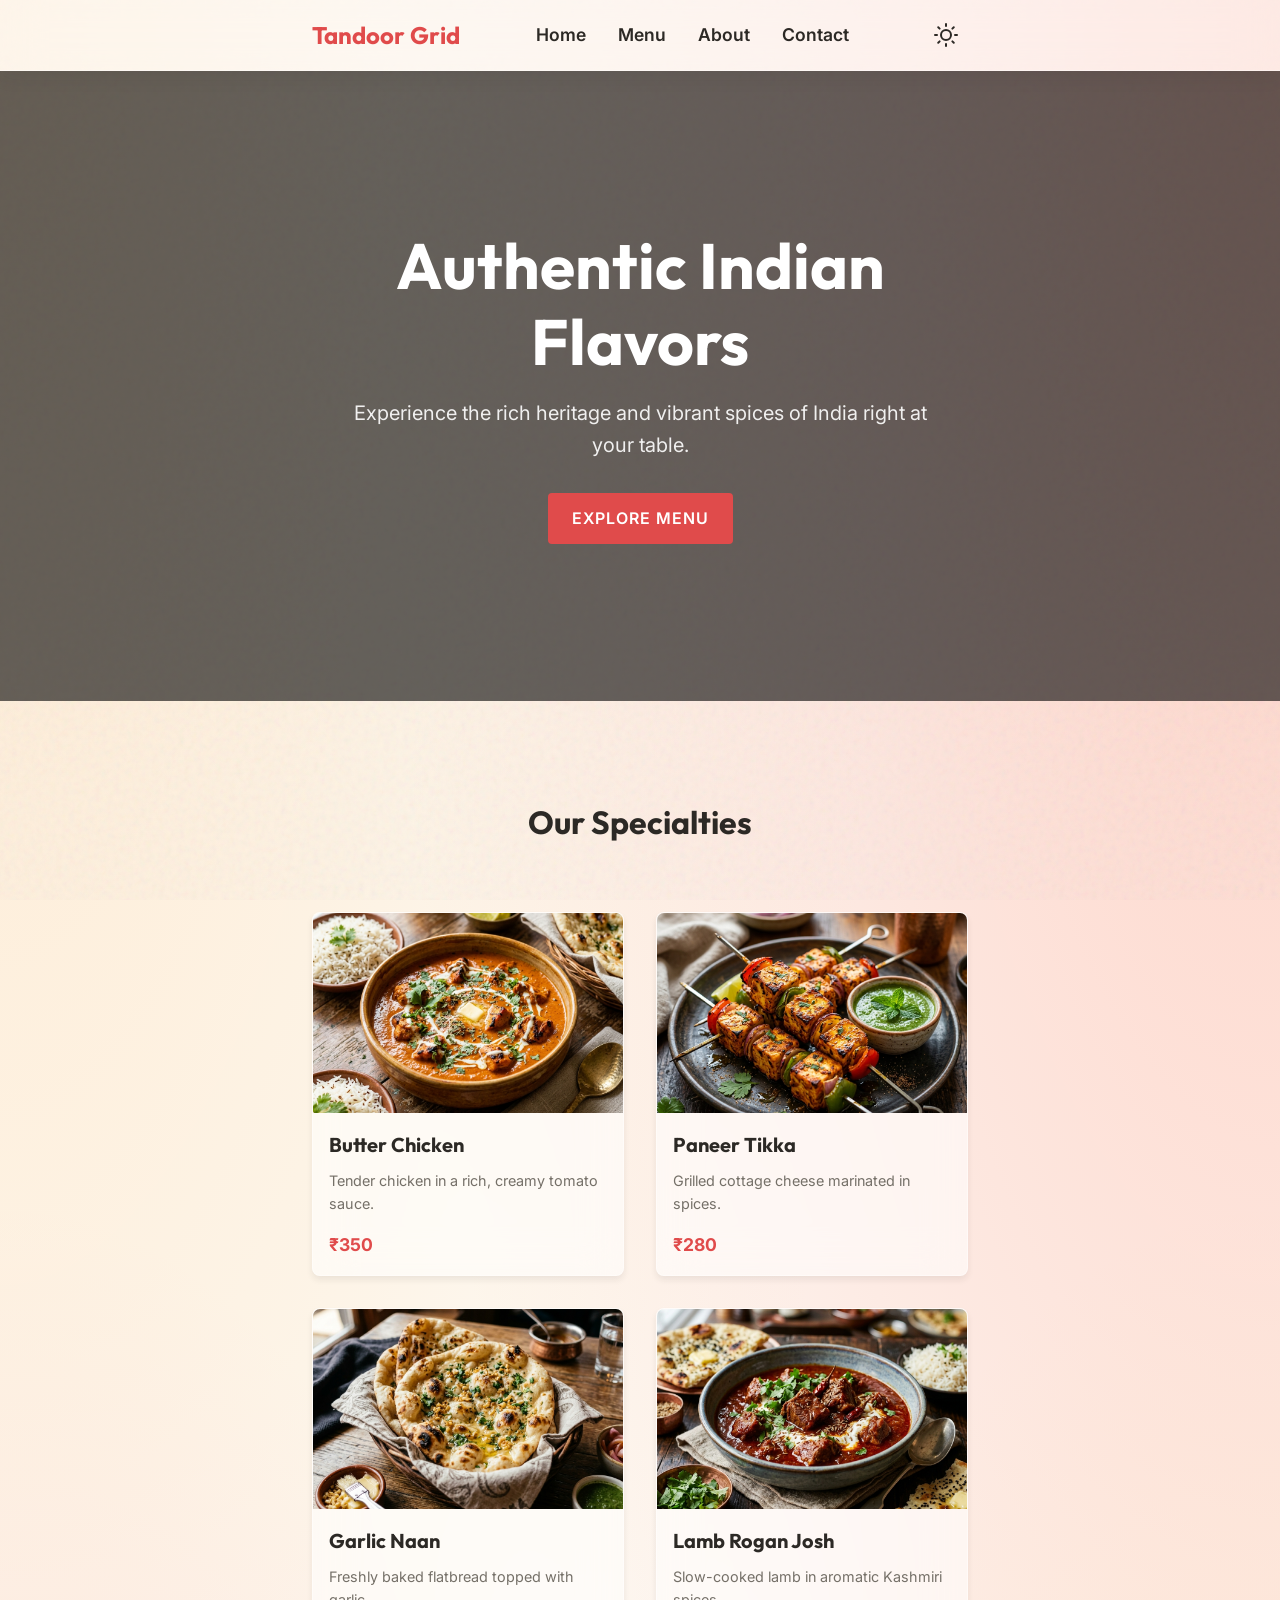
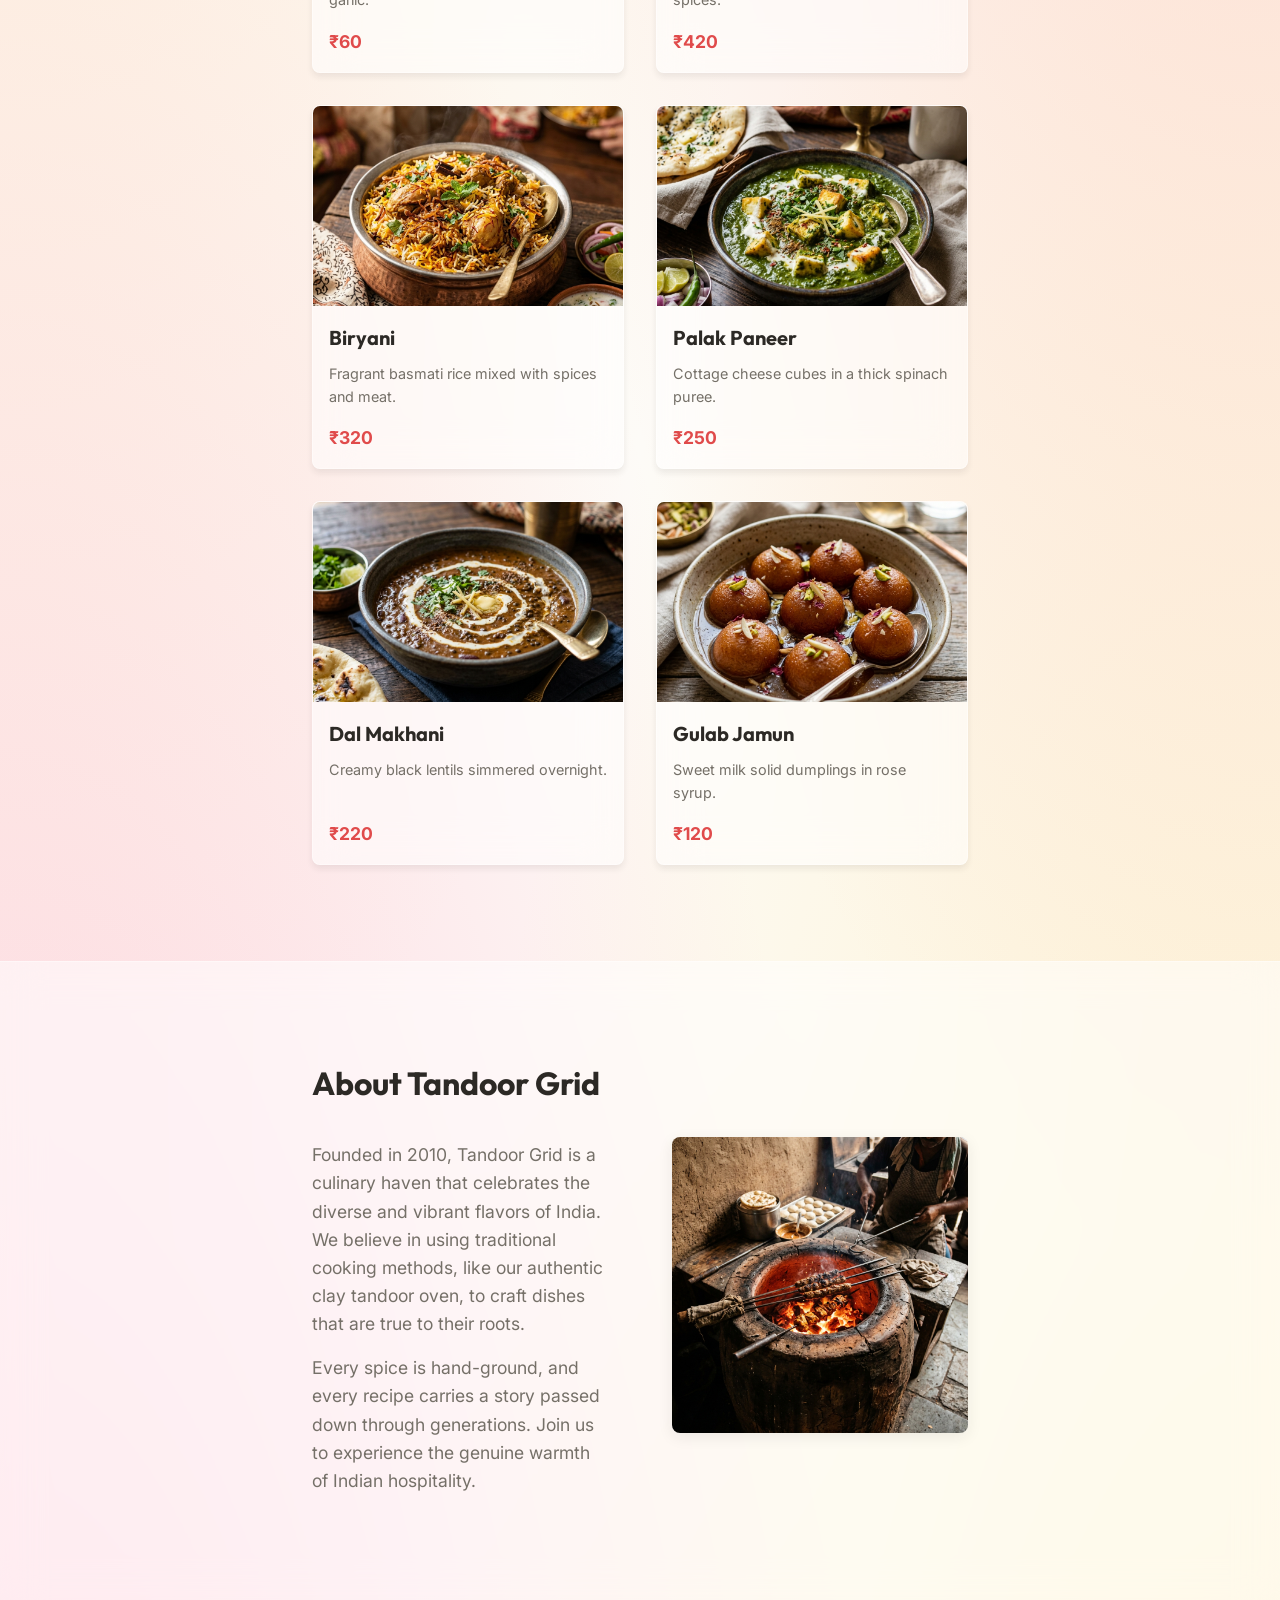
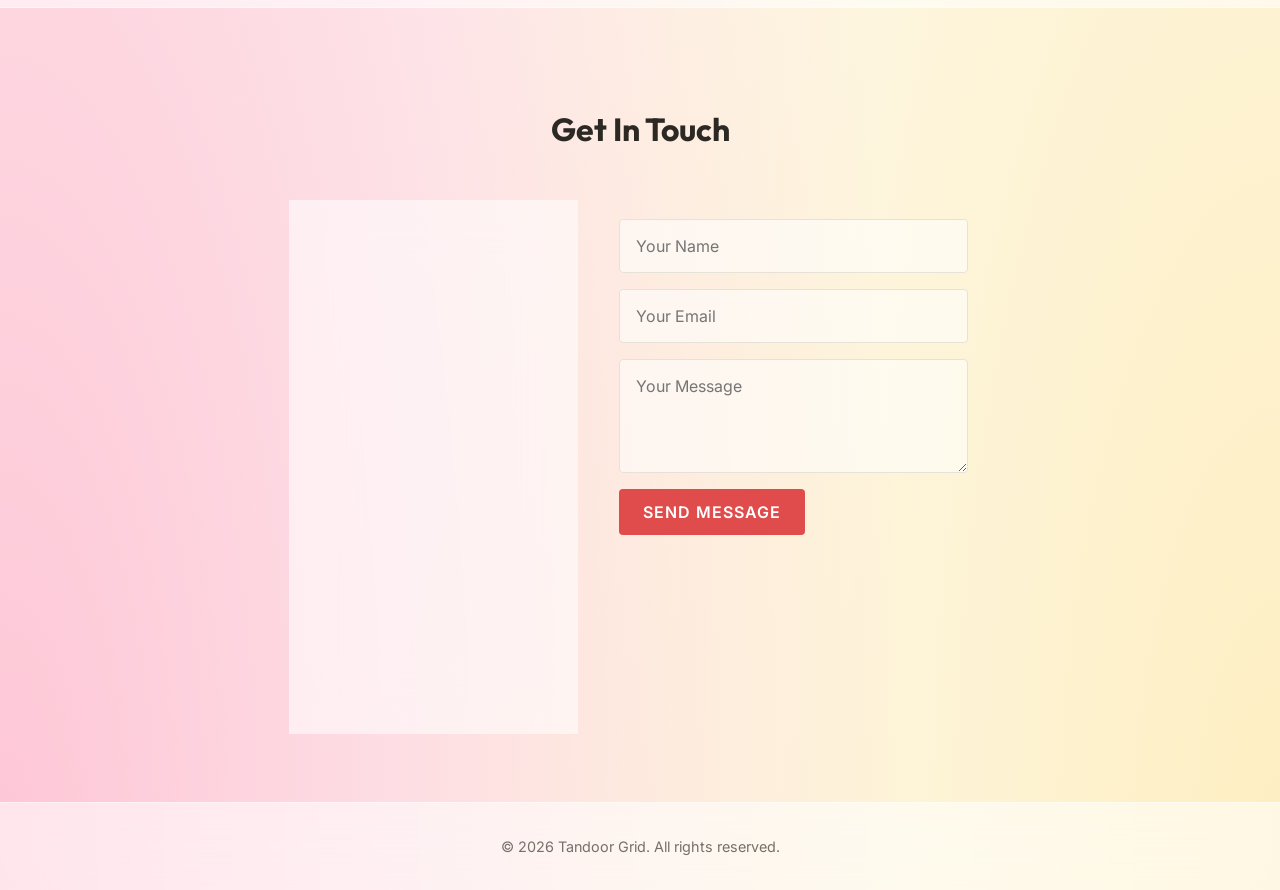
<file: Minor Project 2/index.html>
<!DOCTYPE html>
<html lang="en">
<head>
    <meta charset="UTF-8">
    <meta name="viewport" content="width=device-width, initial-scale=1.0">
    <title>Tandoor Grid | Indian Restaurant</title>
    <link rel="stylesheet" href="style.css">
    <link href="https://fonts.googleapis.com/css2?family=Inter:wght@400;600;700&family=Outfit:wght@400;700&display=swap" rel="stylesheet">
</head>
<body>
    <!-- Theme Toggle Checkbox Hack -->
    <input type="checkbox" id="theme-toggle" class="theme-toggle__input">
    
    <div class="app-wrapper">
        <header class="header">
            <div class="container header__container">
                <a href="#" class="logo">Tandoor Grid</a>
                
                <!-- Hamburger Menu Checkbox Hack -->
                <input type="checkbox" id="menu-toggle" class="nav__toggle-input">
                <label for="menu-toggle" class="nav__toggle-label">
                    <span class="nav__toggle-icon"></span>
                </label>

                <nav class="nav">
                    <ul class="nav__menu">
                        <li class="nav__item"><a href="#home" class="nav__link">Home</a></li>
                        <li class="nav__item"><a href="#menu" class="nav__link">Menu</a></li>
                        <li class="nav__item"><a href="#about" class="nav__link">About</a></li>
                        <li class="nav__item"><a href="#contact" class="nav__link">Contact</a></li>
                    </ul>
                </nav>
                
                <label for="theme-toggle" class="theme-toggle__label">
                    <svg class="theme-toggle__icon theme-toggle__icon--sun" xmlns="http://www.w3.org/2000/svg" width="24" height="24" viewBox="0 0 24 24" fill="none" stroke="currentColor" stroke-width="2" stroke-linecap="round" stroke-linejoin="round"><circle cx="12" cy="12" r="5"></circle><line x1="12" y1="1" x2="12" y2="3"></line><line x1="12" y1="21" x2="12" y2="23"></line><line x1="4.22" y1="4.22" x2="5.64" y2="5.64"></line><line x1="18.36" y1="18.36" x2="19.78" y2="19.78"></line><line x1="1" y1="12" x2="3" y2="12"></line><line x1="21" y1="12" x2="23" y2="12"></line><line x1="4.22" y1="19.78" x2="5.64" y2="18.36"></line><line x1="18.36" y1="5.64" x2="19.78" y2="4.22"></line></svg>
                    <svg class="theme-toggle__icon theme-toggle__icon--moon" xmlns="http://www.w3.org/2000/svg" width="24" height="24" viewBox="0 0 24 24" fill="none" stroke="currentColor" stroke-width="2" stroke-linecap="round" stroke-linejoin="round"><path d="M21 12.79A9 9 0 1 1 11.21 3 7 7 0 0 0 21 12.79z"></path></svg>
                </label>
            </div>
        </header>

        <main class="main">
            <section id="home" class="hero">
                <div class="container hero__container">
                    <div class="hero__content">
                        <h1 class="hero__title">Authentic Indian Flavors</h1>
                        <p class="hero__text">Experience the rich heritage and vibrant spices of India right at your table.</p>
                        <a href="#menu" class="btn btn--primary hero__btn">Explore Menu</a>
                    </div>
                </div>
            </section>

            <section id="menu" class="menu">
                <div class="container menu__container">
                    <h2 class="menu__title">Our Specialties</h2>
                    <div class="menu__grid">
                        <article class="menu__card">
                            <div class="menu__card-image menu__card-image--1"></div>
                            <div class="menu__card-content">
                                <h3 class="menu__card-title">Butter Chicken</h3>
                                <p class="menu__card-desc">Tender chicken in a rich, creamy tomato sauce.</p>
                                <span class="menu__card-price">₹350</span>
                            </div>
                        </article>
                        <article class="menu__card">
                            <div class="menu__card-image menu__card-image--2"></div>
                            <div class="menu__card-content">
                                <h3 class="menu__card-title">Paneer Tikka</h3>
                                <p class="menu__card-desc">Grilled cottage cheese marinated in spices.</p>
                                <span class="menu__card-price">₹280</span>
                            </div>
                        </article>
                        <article class="menu__card">
                            <div class="menu__card-image menu__card-image--3"></div>
                            <div class="menu__card-content">
                                <h3 class="menu__card-title">Garlic Naan</h3>
                                <p class="menu__card-desc">Freshly baked flatbread topped with garlic.</p>
                                <span class="menu__card-price">₹60</span>
                            </div>
                        </article>
                        <article class="menu__card">
                            <div class="menu__card-image menu__card-image--4"></div>
                            <div class="menu__card-content">
                                <h3 class="menu__card-title">Lamb Rogan Josh</h3>
                                <p class="menu__card-desc">Slow-cooked lamb in aromatic Kashmiri spices.</p>
                                <span class="menu__card-price">₹420</span>
                            </div>
                        </article>
                        <article class="menu__card">
                            <div class="menu__card-image menu__card-image--5"></div>
                            <div class="menu__card-content">
                                <h3 class="menu__card-title">Biryani</h3>
                                <p class="menu__card-desc">Fragrant basmati rice mixed with spices and meat.</p>
                                <span class="menu__card-price">₹320</span>
                            </div>
                        </article>
                        <article class="menu__card">
                            <div class="menu__card-image menu__card-image--6"></div>
                            <div class="menu__card-content">
                                <h3 class="menu__card-title">Palak Paneer</h3>
                                <p class="menu__card-desc">Cottage cheese cubes in a thick spinach puree.</p>
                                <span class="menu__card-price">₹250</span>
                            </div>
                        </article>
                        <article class="menu__card">
                            <div class="menu__card-image menu__card-image--7"></div>
                            <div class="menu__card-content">
                                <h3 class="menu__card-title">Dal Makhani</h3>
                                <p class="menu__card-desc">Creamy black lentils simmered overnight.</p>
                                <span class="menu__card-price">₹220</span>
                            </div>
                        </article>
                        <article class="menu__card">
                            <div class="menu__card-image menu__card-image--8"></div>
                            <div class="menu__card-content">
                                <h3 class="menu__card-title">Gulab Jamun</h3>
                                <p class="menu__card-desc">Sweet milk solid dumplings in rose syrup.</p>
                                <span class="menu__card-price">₹120</span>
                            </div>
                        </article>
                    </div>
                </div>
            </section>

            <section id="about" class="about">
                <div class="container about__container">
                    <div class="about__content">
                        <h2 class="about__title">About Tandoor Grid</h2>
                        <p class="about__text">Founded in 2010, Tandoor Grid is a culinary haven that celebrates the diverse and vibrant flavors of India. We believe in using traditional cooking methods, like our authentic clay tandoor oven, to craft dishes that are true to their roots.</p>
                        <p class="about__text">Every spice is hand-ground, and every recipe carries a story passed down through generations. Join us to experience the genuine warmth of Indian hospitality.</p>
                    </div>
                    <div class="about__image-wrapper">
                        <img src="images/tandoor_oven.png" alt="Authentic Clay Tandoor Oven" class="about__image">
                    </div>
                </div>
            </section>

            <section id="contact" class="contact">
                <div class="container contact__container">
                    <h2 class="contact__title">Get In Touch</h2>
                    <div class="contact__grid">
                        <div class="contact__info">
                            <h3 class="contact__subtitle">Visit Us</h3>
                            <p class="contact__text">123 Spice Avenue, Flavor District<br>Food City, FC 90210</p>
                            <h3 class="contact__subtitle">Hours</h3>
                            <p class="contact__text">Mon - Sun: 11:00 AM - 10:00 PM</p>
                            <h3 class="contact__subtitle">Contact</h3>
                            <p class="contact__text">Phone: (555) 123-4567<br>Email: hello@tandoorgrid.com</p>
                        </div>
                        <form class="contact__form">
                            <input type="text" class="contact__input" placeholder="Your Name" required>
                            <input type="email" class="contact__input" placeholder="Your Email" required>
                            <textarea class="contact__input contact__textarea" placeholder="Your Message" rows="4" required></textarea>
                            <button type="submit" class="btn btn--primary contact__btn">Send Message</button>
                        </form>
                    </div>
                </div>
            </section>
        </main>
        
        <footer class="footer">
            <div class="container footer__container">
                <p class="footer__text">&copy; 2026 Tandoor Grid. All rights reserved.</p>
            </div>
        </footer>
    </div>
</body>
</html>
</file>
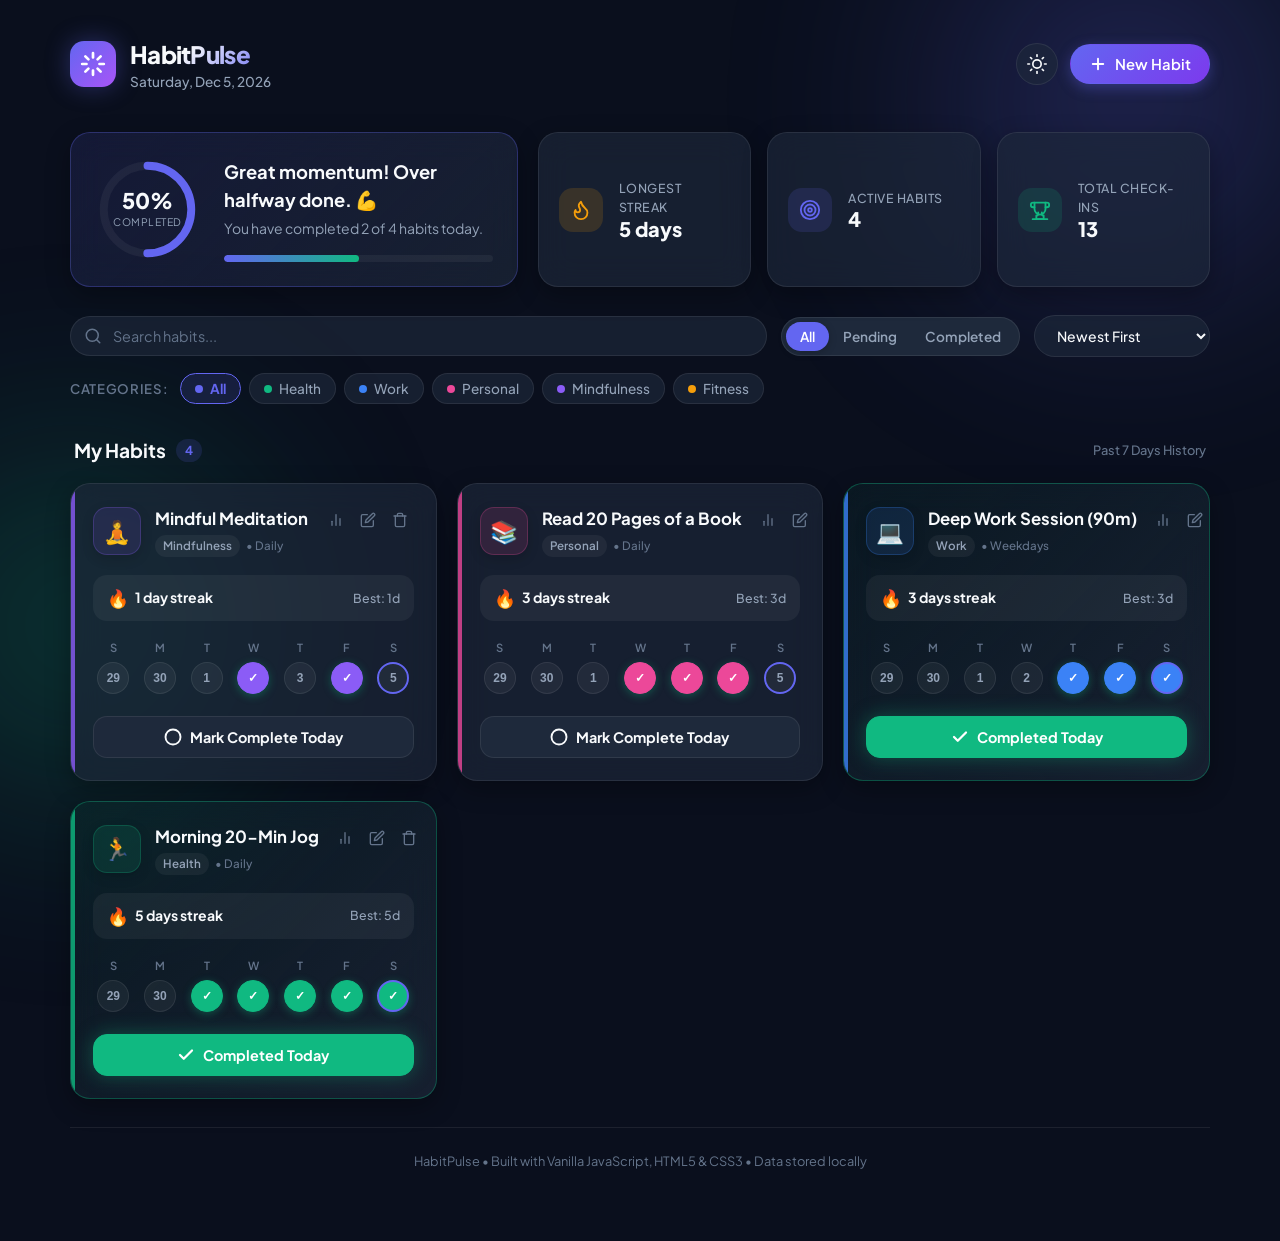
<file: Minor Project 4/index.html>
<!DOCTYPE html>
<html lang="en" data-theme="dark">
<head>
  <meta charset="UTF-8" />
  <meta name="viewport" content="width=device-width, initial-scale=1.0" />
  <meta name="description" content="A modern, high-performance vanilla JavaScript Habit Tracker Progressive Web App to track daily habits, maintain streaks, and visualize progress." />
  <meta name="theme-color" content="#0f172a" />
  <meta name="mobile-web-app-capable" content="yes" />
  <meta name="apple-mobile-web-app-status-bar-style" content="black-translucent" />
  <title>HabitPulse — Progressive Habit Tracker</title>

  <!-- Preconnect to Google Fonts -->
  <link rel="preconnect" href="https://fonts.googleapis.com" />
  <link rel="preconnect" href="https://fonts.gstatic.com" crossorigin />
  <link href="https://fonts.googleapis.com/css2?family=Plus+Jakarta+Sans:wght@400;500;600;700;800&display=swap" rel="stylesheet" />

  <!-- Stylesheet -->
  <link rel="stylesheet" href="style.css" />
</head>
<body>
  <!-- Background Glow Accents -->
  <div class="bg-glow bg-glow-1" aria-hidden="true"></div>
  <div class="bg-glow bg-glow-2" aria-hidden="true"></div>

  <div class="app-container">
    <!-- Main Application Header -->
    <header class="app-header">
      <div class="header-brand">
        <div class="logo-badge">
          <svg class="logo-icon" viewBox="0 0 24 24" fill="none" stroke="currentColor" stroke-width="2.5" stroke-linecap="round" stroke-linejoin="round">
            <path d="M12 2v4M12 18v4M4.93 4.93l2.83 2.83M16.24 16.24l2.83 2.83M2 12h4M18 12h4M4.93 19.07l2.83-2.83M16.24 7.76l2.83-2.83" />
          </svg>
        </div>
        <div>
          <h1 class="app-title">HabitPulse</h1>
          <p class="current-date" id="current-date-display">Loading date...</p>
        </div>
      </div>

      <div class="header-actions">
        <!-- Theme Toggle Button -->
        <button id="theme-toggle-btn" class="btn btn-icon" title="Toggle Light / Dark Mode" aria-label="Toggle Theme">
          <svg class="theme-icon-sun" viewBox="0 0 24 24" fill="none" stroke="currentColor" stroke-width="2" stroke-linecap="round" stroke-linejoin="round">
            <circle cx="12" cy="12" r="5"></circle>
            <line x1="12" y1="1" x2="12" y2="3"></line>
            <line x1="12" y1="21" x2="12" y2="23"></line>
            <line x1="4.22" y1="4.22" x2="5.64" y2="5.64"></line>
            <line x1="18.36" y1="18.36" x2="19.78" y2="19.78"></line>
            <line x1="1" y1="12" x2="3" y2="12"></line>
            <line x1="21" y1="12" x2="23" y2="12"></line>
            <line x1="4.22" y1="19.78" x2="5.64" y2="18.36"></line>
            <line x1="18.36" y1="5.64" x2="19.78" y2="4.22"></line>
          </svg>
          <svg class="theme-icon-moon" viewBox="0 0 24 24" fill="none" stroke="currentColor" stroke-width="2" stroke-linecap="round" stroke-linejoin="round">
            <path d="M21 12.79A9 9 0 1 1 11.21 3 7 7 0 0 0 21 12.79z"></path>
          </svg>
        </button>

        <!-- Add Habit Trigger Button -->
        <button id="open-add-modal-btn" class="btn btn-primary">
          <svg viewBox="0 0 24 24" fill="none" stroke="currentColor" stroke-width="2.5" stroke-linecap="round" stroke-linejoin="round" class="btn-icon-svg">
            <line x1="12" y1="5" x2="12" y2="19"></line>
            <line x1="5" y1="12" x2="19" y2="12"></line>
          </svg>
          <span>New Habit</span>
        </button>
      </div>
    </header>

    <!-- Hero Analytics & Daily Progress Section -->
    <section class="dashboard-hero" aria-label="Progress Overview">
      <!-- Main Progress Ring Card -->
      <div class="glass-card hero-progress-card">
        <div class="progress-radial-container">
          <svg class="progress-ring-svg" viewBox="0 0 120 120">
            <circle class="progress-ring-bg" cx="60" cy="60" r="50"></circle>
            <circle class="progress-ring-fill" id="daily-progress-circle" cx="60" cy="60" r="50"></circle>
          </svg>
          <div class="progress-ring-content">
            <span class="progress-percentage" id="progress-percentage-text">0%</span>
            <span class="progress-subtext">Completed</span>
          </div>
        </div>

        <div class="hero-progress-info">
          <div class="hero-greeting">
            <h2 id="greeting-heading">Keep the momentum going!</h2>
            <p id="progress-status-text">You have completed 0 of 0 habits today.</p>
          </div>
          <div class="daily-progress-bar-wrapper">
            <div class="progress-bar-track">
              <div class="progress-bar-fill" id="daily-progress-bar" style="width: 0%;"></div>
            </div>
          </div>
        </div>
      </div>

      <!-- Quick Stats Grid -->
      <div class="stats-grid">
        <div class="glass-card stat-card">
          <div class="stat-icon-wrapper stat-fire">
            <svg viewBox="0 0 24 24" fill="none" stroke="currentColor" stroke-width="2" stroke-linecap="round" stroke-linejoin="round">
              <path d="M8.5 14.5A2.5 2.5 0 0 0 11 12c0-1.38-.5-2-1-3-1.072-2.143-.224-4.054 2-6 .5 2.5 2 4.9 4 6.5 2 1.6 3 3.5 3 5.5a7 7 0 1 1-14 0c0-1.153.433-2.294 1-3a2.5 2.5 0 0 0 2.5 2.5z"></path>
            </svg>
          </div>
          <div class="stat-content">
            <span class="stat-label">Longest Streak</span>
            <strong class="stat-value" id="longest-streak-stat">0 days</strong>
          </div>
        </div>

        <div class="glass-card stat-card">
          <div class="stat-icon-wrapper stat-target">
            <svg viewBox="0 0 24 24" fill="none" stroke="currentColor" stroke-width="2" stroke-linecap="round" stroke-linejoin="round">
              <circle cx="12" cy="12" r="10"></circle>
              <circle cx="12" cy="12" r="6"></circle>
              <circle cx="12" cy="12" r="2"></circle>
            </svg>
          </div>
          <div class="stat-content">
            <span class="stat-label">Active Habits</span>
            <strong class="stat-value" id="active-habits-stat">0</strong>
          </div>
        </div>

        <div class="glass-card stat-card">
          <div class="stat-icon-wrapper stat-trophy">
            <svg viewBox="0 0 24 24" fill="none" stroke="currentColor" stroke-width="2" stroke-linecap="round" stroke-linejoin="round">
              <path d="M6 9H4.5a2.5 2.5 0 0 1 0-5H6"></path>
              <path d="M18 9h1.5a2.5 2.5 0 0 0 0-5H18"></path>
              <path d="M4 22h16"></path>
              <path d="M10 14.66V17c0 .55-.45 1-1 1H8v4h8v-4h-1c-.55 0-1-.45-1-1v-2.34"></path>
              <path d="M18 4H6v7a6 6 0 0 0 12 0V4z"></path>
            </svg>
          </div>
          <div class="stat-content">
            <span class="stat-label">Total Check-ins</span>
            <strong class="stat-value" id="total-completions-stat">0</strong>
          </div>
        </div>
      </div>
    </section>

    <!-- Filters, Search & Sorting Controls -->
    <section class="controls-section" aria-label="Habit Controls">
      <!-- Search and Status Bar -->
      <div class="search-sort-bar">
        <div class="search-input-wrapper">
          <svg class="search-icon" viewBox="0 0 24 24" fill="none" stroke="currentColor" stroke-width="2" stroke-linecap="round" stroke-linejoin="round">
            <circle cx="11" cy="11" r="8"></circle>
            <line x1="21" y1="21" x2="16.65" y2="16.65"></line>
          </svg>
          <input type="text" id="search-input" class="search-input" placeholder="Search habits..." aria-label="Search habits" />
          <button id="clear-search-btn" class="clear-search-btn hidden" aria-label="Clear search">✕</button>
        </div>

        <!-- Status Filter Tabs -->
        <div class="status-filters" role="tablist" aria-label="Filter habits by completion status">
          <button class="status-tab active" data-status="all" role="tab" aria-selected="true">All</button>
          <button class="status-tab" data-status="pending" role="tab" aria-selected="false">Pending</button>
          <button class="status-tab" data-status="completed" role="tab" aria-selected="false">Completed</button>
        </div>

        <!-- Sort Select Dropdown -->
        <div class="sort-wrapper">
          <label for="sort-select" class="sr-only">Sort habits</label>
          <select id="sort-select" class="sort-select">
            <option value="created-desc">Newest First</option>
            <option value="streak-desc">Highest Streak 🔥</option>
            <option value="name-asc">Name (A-Z)</option>
            <option value="progress-desc">Today's Progress</option>
          </select>
        </div>
      </div>

      <!-- Category Filter Pills -->
      <div class="category-filters-container">
        <span class="category-filter-label">Categories:</span>
        <div class="category-pills-list" id="category-pills-list">
          <button class="category-pill active" data-category="all">
            <span class="pill-dot" style="background-color: var(--primary);"></span>
            All
          </button>
          <button class="category-pill" data-category="Health">
            <span class="pill-dot" style="background-color: #10b981;"></span>
            Health
          </button>
          <button class="category-pill" data-category="Work">
            <span class="pill-dot" style="background-color: #3b82f6;"></span>
            Work
          </button>
          <button class="category-pill" data-category="Personal">
            <span class="pill-dot" style="background-color: #ec4899;"></span>
            Personal
          </button>
          <button class="category-pill" data-category="Mindfulness">
            <span class="pill-dot" style="background-color: #8b5cf6;"></span>
            Mindfulness
          </button>
          <button class="category-pill" data-category="Fitness">
            <span class="pill-dot" style="background-color: #f59e0b;"></span>
            Fitness
          </button>
        </div>
      </div>
    </section>

    <!-- Habit Cards Main Container -->
    <main class="habits-section" aria-label="Habits List">
      <div class="habits-header">
        <h3 class="section-title">
          My Habits
          <span class="habit-count-badge" id="visible-habit-count">0</span>
        </h3>
        <span class="week-indicator-caption">Past 7 Days History</span>
      </div>

      <!-- Dynamic Habit List Grid -->
      <div class="habits-grid" id="habits-grid">
        <!-- Rendered dynamically by app.js -->
      </div>

      <!-- Empty State -->
      <div class="empty-state hidden" id="empty-state">
        <div class="empty-state-illustration">
          <svg viewBox="0 0 24 24" fill="none" stroke="currentColor" stroke-width="1.5" stroke-linecap="round" stroke-linejoin="round">
            <path d="M14 2H6a2 2 0 0 0-2 2v16a2 2 0 0 0 2 2h12a2 2 0 0 0 2-2V8z"></path>
            <polyline points="14 2 14 8 20 8"></polyline>
            <line x1="12" y1="18" x2="12" y2="12"></line>
            <line x1="9" y1="15" x2="15" y2="15"></line>
          </svg>
        </div>
        <h3 class="empty-state-title" id="empty-state-title">No habits found</h3>
        <p class="empty-state-desc" id="empty-state-desc">Create a new habit or adjust your search and category filters.</p>
        <button id="empty-create-btn" class="btn btn-primary">
          <svg viewBox="0 0 24 24" fill="none" stroke="currentColor" stroke-width="2.5" stroke-linecap="round" stroke-linejoin="round" class="btn-icon-svg">
            <line x1="12" y1="5" x2="12" y2="19"></line>
            <line x1="5" y1="12" x2="19" y2="12"></line>
          </svg>
          <span>Create Habit</span>
        </button>
      </div>
    </main>

    <!-- Footer -->
    <footer class="app-footer">
      <p>HabitPulse &bull; Built with Vanilla JavaScript, HTML5 &amp; CSS3 &bull; Data stored locally</p>
    </footer>
  </div>

  <!-- ==================== MODALS ==================== -->

  <!-- Add / Edit Habit Modal Dialog -->
  <div class="modal-overlay hidden" id="habit-modal-overlay" role="dialog" aria-modal="true" aria-labelledby="modal-title">
    <div class="glass-card modal-container">
      <div class="modal-header">
        <div class="modal-title-group">
          <div class="modal-icon-badge" id="modal-icon-badge">⚡</div>
          <div>
            <h2 class="modal-title" id="modal-title">Add New Habit</h2>
            <p class="modal-subtitle">Set goals, define frequency, and build streaks.</p>
          </div>
        </div>
        <button class="modal-close-btn" id="close-habit-modal-btn" aria-label="Close dialog">✕</button>
      </div>

      <!-- Validated Habit Form -->
      <form id="habit-form" class="habit-form" novalidate>
        <input type="hidden" id="habit-id" name="habitId" value="" />

        <!-- Habit Name Field -->
        <div class="form-group" id="group-title">
          <label for="habit-title" class="form-label">
            Habit Name <span class="required-star">*</span>
          </label>
          <div class="input-with-icon">
            <input
              type="text"
              id="habit-title"
              name="title"
              class="form-input"
              placeholder="e.g. Read 20 pages, Morning Jog, Meditate"
              maxlength="60"
              autocomplete="off"
              required
            />
          </div>
          <p class="form-error-msg" id="error-title" role="alert"></p>
        </div>

        <!-- Category & Frequency Row -->
        <div class="form-row">
          <!-- Category Select -->
          <div class="form-group" id="group-category">
            <label for="habit-category" class="form-label">
              Category <span class="required-star">*</span>
            </label>
            <select id="habit-category" name="category" class="form-select" required>
              <option value="" disabled selected>Select category...</option>
              <option value="Health">🌿 Health</option>
              <option value="Work">💼 Work</option>
              <option value="Personal">🎯 Personal</option>
              <option value="Mindfulness">🧘 Mindfulness</option>
              <option value="Fitness">⚡ Fitness</option>
            </select>
            <p class="form-error-msg" id="error-category" role="alert"></p>
          </div>

          <!-- Target Goal / Frequency -->
          <div class="form-group" id="group-frequency">
            <label for="habit-frequency" class="form-label">
              Target Frequency
            </label>
            <select id="habit-frequency" name="frequency" class="form-select">
              <option value="daily">Everyday (Daily)</option>
              <option value="5-days">5 days / week</option>
              <option value="3-days">3 days / week</option>
              <option value="weekdays">Weekdays only</option>
              <option value="weekends">Weekends only</option>
            </select>
            <p class="form-error-msg" id="error-frequency" role="alert"></p>
          </div>
        </div>

        <!-- Emoji Icon Picker -->
        <div class="form-group">
          <label class="form-label">Habit Icon</label>
          <div class="emoji-picker-grid" id="emoji-picker-container">
            <button type="button" class="emoji-opt-btn selected" data-emoji="⚡">⚡</button>
            <button type="button" class="emoji-opt-btn" data-emoji="🏃">🏃</button>
            <button type="button" class="emoji-opt-btn" data-emoji="💧">💧</button>
            <button type="button" class="emoji-opt-btn" data-emoji="📚">📚</button>
            <button type="button" class="emoji-opt-btn" data-emoji="🧘">🧘</button>
            <button type="button" class="emoji-opt-btn" data-emoji="💻">💻</button>
            <button type="button" class="emoji-opt-btn" data-emoji="🥗">🥗</button>
            <button type="button" class="emoji-opt-btn" data-emoji="💤">💤</button>
            <button type="button" class="emoji-opt-btn" data-emoji="🎨">🎨</button>
            <button type="button" class="emoji-opt-btn" data-emoji="🌱">🌱</button>
          </div>
          <input type="hidden" id="habit-emoji" name="emoji" value="⚡" />
        </div>

        <!-- Accent Color Theme Picker -->
        <div class="form-group">
          <label class="form-label">Accent Color Theme</label>
          <div class="color-picker-group" id="color-picker-container">
            <button type="button" class="color-opt-btn selected" data-color="#6366f1" style="background-color: #6366f1;" aria-label="Indigo"></button>
            <button type="button" class="color-opt-btn" data-color="#10b981" style="background-color: #10b981;" aria-label="Emerald"></button>
            <button type="button" class="color-opt-btn" data-color="#3b82f6" style="background-color: #3b82f6;" aria-label="Sky Blue"></button>
            <button type="button" class="color-opt-btn" data-color="#ec4899" style="background-color: #ec4899;" aria-label="Pink"></button>
            <button type="button" class="color-opt-btn" data-color="#8b5cf6" style="background-color: #8b5cf6;" aria-label="Purple"></button>
            <button type="button" class="color-opt-btn" data-color="#f59e0b" style="background-color: #f59e0b;" aria-label="Amber"></button>
            <button type="button" class="color-opt-btn" data-color="#06b6d4" style="background-color: #06b6d4;" aria-label="Cyan"></button>
          </div>
          <input type="hidden" id="habit-color" name="color" value="#6366f1" />
        </div>

        <!-- Motivation / Notes Field -->
        <div class="form-group">
          <label for="habit-notes" class="form-label">
            Notes / Motivation <span class="optional-tag">(Optional)</span>
          </label>
          <textarea
            id="habit-notes"
            name="notes"
            class="form-textarea"
            placeholder="Why is this habit important to you?"
            maxlength="200"
            rows="2"
          ></textarea>
        </div>

        <!-- Modal Action Buttons -->
        <div class="modal-footer">
          <button type="button" class="btn btn-secondary" id="cancel-habit-btn">Cancel</button>
          <button type="submit" class="btn btn-primary" id="save-habit-btn">Save Habit</button>
        </div>
      </form>
    </div>
  </div>

  <!-- Habit Details & Heatmap Modal -->
  <div class="modal-overlay hidden" id="details-modal-overlay" role="dialog" aria-modal="true" aria-labelledby="details-title">
    <div class="glass-card modal-container details-container">
      <div class="modal-header">
        <div class="modal-title-group">
          <span class="modal-icon-badge" id="details-emoji">⚡</span>
          <div>
            <h2 class="modal-title" id="details-title">Habit Details</h2>
            <p class="modal-subtitle" id="details-category-meta">Category &bull; Created date</p>
          </div>
        </div>
        <button class="modal-close-btn" id="close-details-modal-btn" aria-label="Close dialog">✕</button>
      </div>

      <div class="details-body">
        <!-- Metric Cards -->
        <div class="details-stats-grid">
          <div class="mini-stat-card">
            <span class="mini-stat-label">Current Streak</span>
            <strong class="mini-stat-val" id="details-current-streak">0 🔥</strong>
          </div>
          <div class="mini-stat-card">
            <span class="mini-stat-label">Best Streak</span>
            <strong class="mini-stat-val" id="details-best-streak">0 🏆</strong>
          </div>
          <div class="mini-stat-card">
            <span class="mini-stat-label">Total Completed</span>
            <strong class="mini-stat-val" id="details-total-days">0 days</strong>
          </div>
          <div class="mini-stat-card">
            <span class="mini-stat-label">30-Day Rate</span>
            <strong class="mini-stat-val" id="details-month-rate">0%</strong>
          </div>
        </div>

        <!-- 30-Day Activity Heatmap Grid -->
        <div class="heatmap-section">
          <h4 class="heatmap-title">Last 30 Days Activity</h4>
          <div class="heatmap-grid" id="details-heatmap-grid">
            <!-- Populated via JavaScript -->
          </div>
          <div class="heatmap-legend">
            <span>Less</span>
            <div class="legend-box" style="background-color: var(--card-bg-subtle);"></div>
            <div class="legend-box active" id="legend-active-box" style="background-color: var(--primary);"></div>
            <span>Done</span>
          </div>
        </div>

        <!-- Motivation Note Box -->
        <div class="details-notes-box hidden" id="details-notes-box">
          <span class="details-notes-label">Motivation Note:</span>
          <p id="details-notes-text"></p>
        </div>
      </div>

      <div class="modal-footer details-footer">
        <button type="button" class="btn btn-danger" id="details-delete-btn">
          <svg viewBox="0 0 24 24" fill="none" stroke="currentColor" stroke-width="2" stroke-linecap="round" stroke-linejoin="round" class="btn-icon-svg">
            <polyline points="3 6 5 6 21 6"></polyline>
            <path d="M19 6v14a2 2 0 0 1-2 2H7a2 2 0 0 1-2-2V6m3 0V4a2 2 0 0 1 2-2h4a2 2 0 0 1 2 2v2"></path>
          </svg>
          Delete Habit
        </button>
        <button type="button" class="btn btn-secondary" id="details-edit-btn">
          <svg viewBox="0 0 24 24" fill="none" stroke="currentColor" stroke-width="2" stroke-linecap="round" stroke-linejoin="round" class="btn-icon-svg">
            <path d="M11 4H4a2 2 0 0 0-2 2v14a2 2 0 0 0 2 2h14a2 2 0 0 0 2-2v-7"></path>
            <path d="M18.5 2.5a2.121 2.121 0 0 1 3 3L12 15l-4 1 1-4 9.5-9.5z"></path>
          </svg>
          Edit
        </button>
      </div>
    </div>
  </div>

  <!-- Toast Notification Container -->
  <div class="toast-container" id="toast-container" aria-live="polite"></div>

  <!-- Application Script -->
  <script src="app.js"></script>
</body>
</html>
</file>
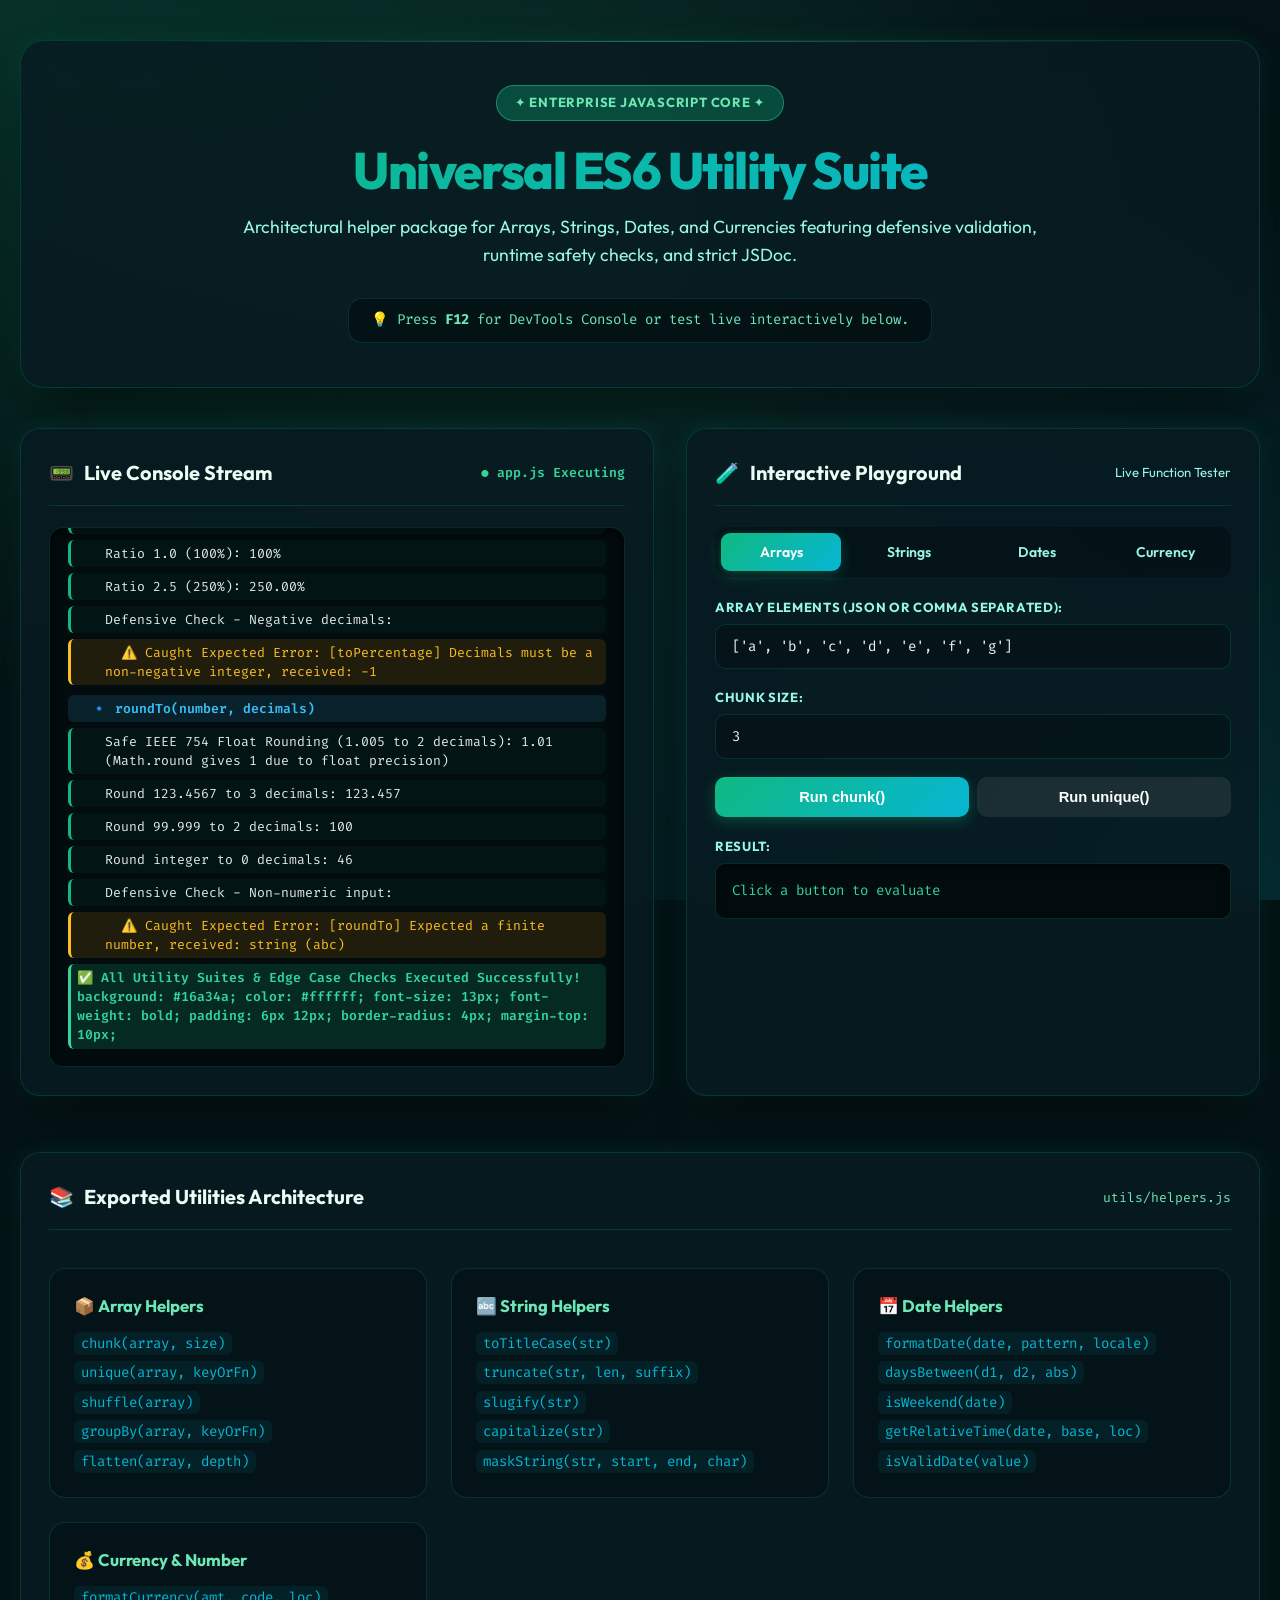
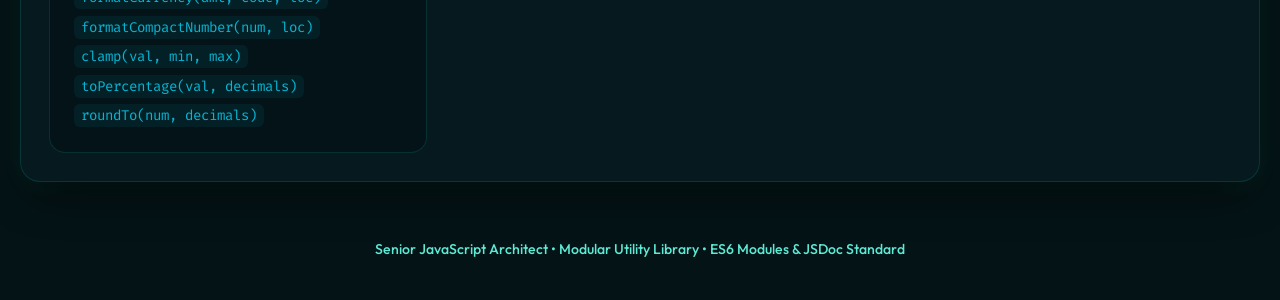
<file: Minor Project 5/index.html>
<!DOCTYPE html>
<html lang="en">
<head>
  <meta charset="UTF-8" />
  <meta name="viewport" content="width=device-width, initial-scale=1.0" />
  <title>ES6 JavaScript Utility Library | Test Runner & Playground</title>
  <meta name="description" content="Reusable ES6 JavaScript utility package for Arrays, Strings, Dates, and Currencies with defensive edge-case handling and JSDoc." />
  <link rel="preconnect" href="https://fonts.googleapis.com">
  <link rel="preconnect" href="https://fonts.gstatic.com" crossorigin>
  <link href="https://fonts.googleapis.com/css2?family=Fira+Code:wght@400;500;600&family=Outfit:wght@400;500;600;700;800&display=swap" rel="stylesheet">
  
  <style>
    /* ==========================================================================
       EMERALD AURORA THEME TOKENS
       ========================================================================== */
    :root {
      --bg-main: #041316;
      --bg-mesh-1: rgba(16, 185, 129, 0.18);
      --bg-mesh-2: rgba(6, 182, 212, 0.15);
      --bg-mesh-3: rgba(52, 211, 153, 0.08);
      --bg-card: rgba(8, 28, 33, 0.82);
      --bg-card-hover: rgba(13, 39, 46, 0.9);
      --bg-terminal: #020b0d;
      --border-color: rgba(20, 184, 166, 0.18);
      --border-accent: rgba(52, 211, 153, 0.45);
      --primary: #10b981;
      --primary-gradient: linear-gradient(135deg, #10b981 0%, #06b6d4 100%);
      --primary-light: #6ee7b7;
      --accent-cyan: #06b6d4;
      --accent-emerald: #34d399;
      --accent-amber: #fbbf24;
      --accent-rose: #f43f5e;
      --text-primary: #ecfdf5;
      --text-secondary: #99f6e4;
      --text-muted: #5eead4;
      --font-sans: 'Outfit', system-ui, -apple-system, sans-serif;
      --font-mono: 'Fira Code', monospace;
      --card-shadow: 0 20px 45px -15px rgba(0, 0, 0, 0.7), 0 0 25px rgba(16, 185, 129, 0.12);
      --glow-color: rgba(16, 185, 129, 0.3);
    }

    * {
      box-sizing: border-box;
      margin: 0;
      padding: 0;
    }

    body {
      background-color: var(--bg-main);
      color: var(--text-primary);
      font-family: var(--font-sans);
      min-height: 100vh;
      line-height: 1.6;
      background-image: 
        radial-gradient(at 0% 0%, var(--bg-mesh-1) 0px, transparent 55%),
        radial-gradient(at 100% 100%, var(--bg-mesh-2) 0px, transparent 55%),
        radial-gradient(at 50% 30%, var(--bg-mesh-3) 0px, transparent 65%);
      background-attachment: fixed;
      padding: 2.5rem 1.25rem;
    }

    .container {
      max-width: 1300px;
      margin: 0 auto;
    }

    /* Header */
    header {
      text-align: center;
      margin-bottom: 2.5rem;
      padding: 2.75rem 1.5rem;
      background: var(--bg-card);
      border: 1px solid var(--border-color);
      border-radius: 24px;
      backdrop-filter: blur(16px);
      box-shadow: var(--card-shadow);
      position: relative;
      overflow: hidden;
    }

    header::before {
      content: '';
      position: absolute;
      top: 0;
      left: 10%;
      right: 10%;
      height: 1px;
      background: linear-gradient(90deg, transparent, var(--border-accent), transparent);
    }

    .badge {
      display: inline-flex;
      align-items: center;
      gap: 6px;
      background: var(--glow-color);
      color: var(--primary-light);
      border: 1px solid var(--border-accent);
      padding: 0.4rem 1.1rem;
      border-radius: 9999px;
      font-size: 0.82rem;
      font-weight: 700;
      letter-spacing: 0.06em;
      text-transform: uppercase;
      margin-bottom: 1.25rem;
    }

    h1 {
      font-size: clamp(2rem, 4.5vw, 3.2rem);
      font-weight: 800;
      letter-spacing: -0.03em;
      background: var(--primary-gradient);
      -webkit-background-clip: text;
      -webkit-text-fill-color: transparent;
      margin-bottom: 0.85rem;
      line-height: 1.15;
    }

    .subtitle {
      color: var(--text-secondary);
      font-size: 1.1rem;
      max-width: 800px;
      margin: 0 auto 1.75rem;
      font-weight: 400;
    }

    .instruction-bar {
      display: inline-flex;
      align-items: center;
      gap: 10px;
      background: rgba(0, 0, 0, 0.35);
      border: 1px solid var(--border-color);
      padding: 0.65rem 1.4rem;
      border-radius: 14px;
      font-family: var(--font-mono);
      font-size: 0.88rem;
      color: var(--primary-light);
    }

    /* Grid Layout */
    .dashboard-grid {
      display: grid;
      grid-template-columns: 1.05fr 0.95fr;
      gap: 2rem;
    }

    @media (max-width: 980px) {
      .dashboard-grid {
        grid-template-columns: 1fr;
      }
    }

    /* Cards */
    .card {
      background: var(--bg-card);
      border: 1px solid var(--border-color);
      border-radius: 20px;
      padding: 1.75rem;
      backdrop-filter: blur(16px);
      box-shadow: var(--card-shadow);
      display: flex;
      flex-direction: column;
      position: relative;
    }

    .card-header {
      display: flex;
      align-items: center;
      justify-content: space-between;
      margin-bottom: 1.35rem;
      padding-bottom: 1rem;
      border-bottom: 1px solid var(--border-color);
    }

    .card-title {
      font-size: 1.25rem;
      font-weight: 700;
      display: flex;
      align-items: center;
      gap: 10px;
      color: var(--text-primary);
    }

    /* Live Console Terminal */
    .console-box {
      background: var(--bg-terminal);
      border: 1px solid var(--border-color);
      border-radius: 14px;
      padding: 1.15rem;
      font-family: var(--font-mono);
      font-size: 0.82rem;
      color: #e2e8f0;
      height: 540px;
      overflow-y: auto;
      white-space: pre-wrap;
      word-break: break-word;
      display: flex;
      flex-direction: column;
      gap: 6px;
      box-shadow: inset 0 3px 12px rgba(0, 0, 0, 0.7);
    }

    .console-entry {
      padding: 4px 8px;
      border-radius: 6px;
      border-left: 3px solid transparent;
      line-height: 1.45;
    }

    .console-entry.log {
      border-color: var(--primary);
      background: rgba(16, 185, 129, 0.05);
    }

    .console-entry.group {
      color: #38bdf8;
      font-weight: 600;
      background: rgba(56, 189, 248, 0.12);
      margin-top: 4px;
    }

    .console-entry.warn {
      color: #fbbf24;
      border-color: #fbbf24;
      background: rgba(245, 158, 11, 0.12);
    }

    .console-entry.error {
      color: #f87171;
      border-color: #f87171;
      background: rgba(244, 63, 94, 0.16);
    }

    .console-entry.success {
      color: #34d399;
      border-color: #34d399;
      background: rgba(16, 185, 129, 0.18);
      font-weight: 600;
    }

    /* Interactive Playground */
    .tabs {
      display: flex;
      gap: 8px;
      background: rgba(0, 0, 0, 0.3);
      padding: 6px;
      border-radius: 12px;
      margin-bottom: 1.25rem;
    }

    .tab-btn {
      flex: 1;
      background: transparent;
      border: none;
      color: var(--text-secondary);
      padding: 0.6rem 0.5rem;
      border-radius: 9px;
      font-size: 0.88rem;
      font-weight: 600;
      cursor: pointer;
      transition: all 0.2s cubic-bezier(0.4, 0, 0.2, 1);
      font-family: inherit;
    }

    .tab-btn:hover {
      color: var(--text-primary);
    }

    .tab-btn.active {
      background: var(--primary-gradient);
      color: #ffffff;
      box-shadow: 0 4px 14px var(--glow-color);
    }

    .tab-content {
      display: none;
      flex-direction: column;
      gap: 1.15rem;
    }

    .tab-content.active {
      display: flex;
    }

    .input-group {
      display: flex;
      flex-direction: column;
      gap: 6px;
    }

    .input-group label {
      font-size: 0.82rem;
      font-weight: 700;
      color: var(--text-secondary);
      text-transform: uppercase;
      letter-spacing: 0.05em;
    }

    .input-control {
      background: rgba(0, 0, 0, 0.25);
      border: 1px solid var(--border-color);
      color: var(--text-primary);
      padding: 0.75rem 1rem;
      border-radius: 10px;
      font-family: var(--font-mono);
      font-size: 0.88rem;
      outline: none;
      transition: all 0.2s;
    }

    .input-control:focus {
      border-color: var(--border-accent);
      box-shadow: 0 0 0 3px var(--glow-color);
    }

    .btn {
      background: var(--primary-gradient);
      color: #fff;
      border: none;
      padding: 0.75rem 1.3rem;
      border-radius: 10px;
      font-size: 0.92rem;
      font-weight: 600;
      cursor: pointer;
      transition: all 0.25s cubic-bezier(0.4, 0, 0.2, 1);
      display: inline-flex;
      align-items: center;
      justify-content: center;
      gap: 8px;
      box-shadow: 0 4px 14px var(--glow-color);
    }

    .btn:hover {
      filter: brightness(1.12);
      transform: translateY(-2px);
      box-shadow: 0 8px 20px var(--glow-color);
    }

    .btn:active {
      transform: translateY(0);
    }

    .result-box {
      background: var(--bg-terminal);
      border: 1px solid var(--border-color);
      border-radius: 10px;
      padding: 1rem;
      font-family: var(--font-mono);
      font-size: 0.88rem;
      color: var(--accent-emerald);
      min-height: 56px;
      display: flex;
      align-items: center;
      word-break: break-all;
      box-shadow: inset 0 2px 8px rgba(0, 0, 0, 0.4);
    }

    /* Modules Quick Reference Cards */
    .module-specs {
      grid-column: 1 / -1;
      margin-top: 1.5rem;
    }

    .spec-grid {
      display: grid;
      grid-template-columns: repeat(auto-fit, minmax(280px, 1fr));
      gap: 1.5rem;
      margin-top: 1rem;
    }

    .spec-card {
      background: rgba(0, 0, 0, 0.2);
      border: 1px solid var(--border-color);
      border-radius: 16px;
      padding: 1.5rem;
      transition: all 0.3s ease;
    }

    .spec-card:hover {
      border-color: var(--border-accent);
      transform: translateY(-3px);
      box-shadow: 0 10px 25px -5px var(--glow-color);
    }

    .spec-card h3 {
      font-size: 1.05rem;
      font-weight: 700;
      margin-bottom: 0.75rem;
      color: var(--primary-light);
      display: flex;
      align-items: center;
      gap: 8px;
    }

    .spec-card ul {
      list-style: none;
      font-size: 0.88rem;
      color: var(--text-secondary);
      display: flex;
      flex-direction: column;
      gap: 6px;
    }

    .spec-card code {
      font-family: var(--font-mono);
      color: var(--accent-cyan);
      background: rgba(6, 182, 212, 0.08);
      padding: 2px 7px;
      border-radius: 6px;
    }

    footer {
      text-align: center;
      margin-top: 3.5rem;
      color: var(--text-muted);
      font-size: 0.88rem;
      font-weight: 500;
    }
  </style>
</head>
<body>
  <div class="container">
    <header>
      <div class="badge">✦ Enterprise JavaScript Core ✦</div>
      <h1>Universal ES6 Utility Suite</h1>
      <p class="subtitle">
        Architectural helper package for Arrays, Strings, Dates, and Currencies featuring defensive validation, runtime safety checks, and strict JSDoc.
      </p>
      <div class="instruction-bar">
        <span>💡 Press <strong>F12</strong> for DevTools Console or test live interactively below.</span>
      </div>
    </header>

    <div class="dashboard-grid">
      <!-- Live Console Log Viewer -->
      <section class="card">
        <div class="card-header">
          <div class="card-title">
            <span>📟</span> Live Console Stream
          </div>
          <span style="font-size: 0.82rem; color: var(--accent-emerald); font-family: var(--font-mono); font-weight: 600;">
            ● app.js Executing
          </span>
        </div>
        <div id="terminal-output" class="console-box">
          <div class="console-entry log">⏳ Initializing ES6 modules and capturing output...</div>
        </div>
      </section>

      <!-- Live Interactive Playground -->
      <section class="card">
        <div class="card-header">
          <div class="card-title">
            <span>🧪</span> Interactive Playground
          </div>
          <span style="font-size: 0.82rem; color: var(--text-secondary);">
            Live Function Tester
          </span>
        </div>

        <div class="tabs">
          <button class="tab-btn active" onclick="switchTab('array-tab', this)">Arrays</button>
          <button class="tab-btn" onclick="switchTab('string-tab', this)">Strings</button>
          <button class="tab-btn" onclick="switchTab('date-tab', this)">Dates</button>
          <button class="tab-btn" onclick="switchTab('currency-tab', this)">Currency</button>
        </div>

        <!-- Arrays Tab -->
        <div id="array-tab" class="tab-content active">
          <div class="input-group">
            <label>Array Elements (JSON or Comma separated):</label>
            <input id="array-input" class="input-control" value="['a', 'b', 'c', 'd', 'e', 'f', 'g']" />
          </div>
          <div class="input-group">
            <label>Chunk Size:</label>
            <input id="chunk-size" type="number" class="input-control" value="3" min="1" />
          </div>
          <div style="display: grid; grid-template-columns: 1fr 1fr; gap: 8px;">
            <button class="btn" onclick="testChunk()">Run chunk()</button>
            <button class="btn" style="background: rgba(255,255,255,0.08); box-shadow: none;" onclick="testUnique()">Run unique()</button>
          </div>
          <div class="input-group">
            <label>Result:</label>
            <div id="array-result" class="result-box">Click a button to evaluate</div>
          </div>
        </div>

        <!-- Strings Tab -->
        <div id="string-tab" class="tab-content">
          <div class="input-group">
            <label>Raw String:</label>
            <input id="string-input" class="input-control" value="hello-world_of-javascript-in-2026" />
          </div>
          <div style="display: grid; grid-template-columns: 1fr 1fr; gap: 8px;">
            <button class="btn" onclick="testTitleCase()">toTitleCase()</button>
            <button class="btn" onclick="testSlugify()">slugify()</button>
            <button class="btn" onclick="testTruncate()">truncate(18)</button>
            <button class="btn" onclick="testMask()">maskString(4, 4)</button>
          </div>
          <div class="input-group">
            <label>Result:</label>
            <div id="string-result" class="result-box">Click a button to evaluate</div>
          </div>
        </div>

        <!-- Dates Tab -->
        <div id="date-tab" class="tab-content">
          <div class="input-group">
            <label>Start Date:</label>
            <input id="date-start" type="date" class="input-control" value="2026-08-10" />
          </div>
          <div class="input-group">
            <label>End Date:</label>
            <input id="date-end" type="date" class="input-control" value="2026-08-17" />
          </div>
          <div style="display: grid; grid-template-columns: 1fr 1fr; gap: 8px;">
            <button class="btn" onclick="testDaysBetween()">daysBetween()</button>
            <button class="btn" onclick="testIsWeekend()">isWeekend(End)</button>
            <button class="btn" onclick="testFormatDate()">formatDate('long')</button>
            <button class="btn" onclick="testRelativeTime()">getRelativeTime()</button>
          </div>
          <div class="input-group">
            <label>Result:</label>
            <div id="date-result" class="result-box">Click a button to evaluate</div>
          </div>
        </div>

        <!-- Currency Tab -->
        <div id="currency-tab" class="tab-content">
          <div class="input-group">
            <label>Amount:</label>
            <input id="num-amount" type="number" class="input-control" value="1250000.50" step="any" />
          </div>
          <div style="display: grid; grid-template-columns: 1fr 1fr; gap: 8px;">
            <button class="btn" onclick="testINR()">Format INR (₹)</button>
            <button class="btn" onclick="testUSD()">Format USD ($)</button>
            <button class="btn" onclick="testEUR()">Format EUR (€)</button>
            <button class="btn" onclick="testCompact()">Compact (Cr/M)</button>
          </div>
          <div class="input-group">
            <label>Result:</label>
            <div id="currency-result" class="result-box">Click a button to evaluate</div>
          </div>
        </div>
      </section>

      <!-- Module Specifications -->
      <section class="card module-specs">
        <div class="card-header">
          <div class="card-title">
            <span>📚</span> Exported Utilities Architecture
          </div>
          <span style="font-size: 0.82rem; color: var(--primary-light); font-family: var(--font-mono);">
            utils/helpers.js
          </span>
        </div>
        <div class="spec-grid">
          <div class="spec-card">
            <h3>📦 Array Helpers</h3>
            <ul>
              <li><code>chunk(array, size)</code></li>
              <li><code>unique(array, keyOrFn)</code></li>
              <li><code>shuffle(array)</code></li>
              <li><code>groupBy(array, keyOrFn)</code></li>
              <li><code>flatten(array, depth)</code></li>
            </ul>
          </div>

          <div class="spec-card">
            <h3>🔤 String Helpers</h3>
            <ul>
              <li><code>toTitleCase(str)</code></li>
              <li><code>truncate(str, len, suffix)</code></li>
              <li><code>slugify(str)</code></li>
              <li><code>capitalize(str)</code></li>
              <li><code>maskString(str, start, end, char)</code></li>
            </ul>
          </div>

          <div class="spec-card">
            <h3>📅 Date Helpers</h3>
            <ul>
              <li><code>formatDate(date, pattern, locale)</code></li>
              <li><code>daysBetween(d1, d2, abs)</code></li>
              <li><code>isWeekend(date)</code></li>
              <li><code>getRelativeTime(date, base, loc)</code></li>
              <li><code>isValidDate(value)</code></li>
            </ul>
          </div>

          <div class="spec-card">
            <h3>💰 Currency & Number</h3>
            <ul>
              <li><code>formatCurrency(amt, code, loc)</code></li>
              <li><code>formatCompactNumber(num, loc)</code></li>
              <li><code>clamp(val, min, max)</code></li>
              <li><code>toPercentage(val, decimals)</code></li>
              <li><code>roundTo(num, decimals)</code></li>
            </ul>
          </div>
        </div>
      </section>
    </div>

    <footer>
      Senior JavaScript Architect • Modular Utility Library • ES6 Modules & JSDoc Standard
    </footer>
  </div>

  <!-- Console Log Interceptor for UI Display -->
  <script>
    (function () {
      const terminal = document.getElementById('terminal-output');
      const originalLog = console.log;
      const originalWarn = console.warn;
      const originalError = console.error;
      const originalGroup = console.group;
      const originalGroupEnd = console.groupEnd;

      let groupIndent = 0;

      function sanitizeText(arg) {
        if (typeof arg === 'object' && arg !== null) {
          try {
            return JSON.stringify(arg, null, 2);
          } catch (e) {
            return String(arg);
          }
        }
        return String(arg);
      }

      function appendToTerminal(type, args) {
        if (!terminal) return;
        const msg = args.map(sanitizeText).join(' ');
        
        // Skip CSS styling directives like %c
        const cleanedMsg = msg.replace(/%c/g, '');

        const entry = document.createElement('div');
        entry.className = `console-entry ${type}`;
        entry.style.paddingLeft = `${groupIndent * 14 + 6}px`;
        entry.textContent = cleanedMsg;

        if (cleanedMsg.includes('✅')) entry.className = 'console-entry success';

        terminal.appendChild(entry);
        terminal.scrollTop = terminal.scrollHeight;
      }

      console.log = function (...args) {
        originalLog.apply(console, args);
        appendToTerminal('log', args);
      };

      console.warn = function (...args) {
        originalWarn.apply(console, args);
        appendToTerminal('warn', args);
      };

      console.error = function (...args) {
        originalError.apply(console, args);
        appendToTerminal('error', args);
      };

      console.group = function (...args) {
        originalGroup.apply(console, args);
        appendToTerminal('group', args);
        groupIndent++;
      };

      console.groupEnd = function () {
        originalGroupEnd.apply(console);
        if (groupIndent > 0) groupIndent--;
      };
    })();

    // Tab Switcher
    window.switchTab = function(tabId, el) {
      document.querySelectorAll('.tab-btn').forEach(b => b.classList.remove('active'));
      document.querySelectorAll('.tab-content').forEach(c => c.classList.remove('active'));
      el.classList.add('active');
      document.getElementById(tabId).classList.add('active');
    };
  </script>

  <!-- Interactive Playground Scripts (Module imports) -->
  <script type="module">
    import * as Utils from './utils/helpers.js';

    // Expose functions for Playground interactive buttons
    window.testChunk = () => {
      try {
        let raw = document.getElementById('array-input').value;
        let arr = eval(`(${raw})`);
        let size = Number(document.getElementById('chunk-size').value);
        let res = Utils.chunk(arr, size);
        document.getElementById('array-result').textContent = JSON.stringify(res);
      } catch (err) {
        document.getElementById('array-result').textContent = `❌ ${err.message}`;
      }
    };

    window.testUnique = () => {
      try {
        let raw = document.getElementById('array-input').value;
        let arr = eval(`(${raw})`);
        let res = Utils.unique(arr);
        document.getElementById('array-result').textContent = JSON.stringify(res);
      } catch (err) {
        document.getElementById('array-result').textContent = `❌ ${err.message}`;
      }
    };

    window.testTitleCase = () => {
      try {
        let val = document.getElementById('string-input').value;
        document.getElementById('string-result').textContent = Utils.toTitleCase(val);
      } catch (err) {
        document.getElementById('string-result').textContent = `❌ ${err.message}`;
      }
    };

    window.testSlugify = () => {
      try {
        let val = document.getElementById('string-input').value;
        document.getElementById('string-result').textContent = Utils.slugify(val);
      } catch (err) {
        document.getElementById('string-result').textContent = `❌ ${err.message}`;
      }
    };

    window.testTruncate = () => {
      try {
        let val = document.getElementById('string-input').value;
        document.getElementById('string-result').textContent = Utils.truncate(val, 18);
      } catch (err) {
        document.getElementById('string-result').textContent = `❌ ${err.message}`;
      }
    };

    window.testMask = () => {
      try {
        let val = document.getElementById('string-input').value;
        document.getElementById('string-result').textContent = Utils.maskString(val, 4, 4, '*');
      } catch (err) {
        document.getElementById('string-result').textContent = `❌ ${err.message}`;
      }
    };

    window.testDaysBetween = () => {
      try {
        let d1 = document.getElementById('date-start').value;
        let d2 = document.getElementById('date-end').value;
        let diff = Utils.daysBetween(d1, d2);
        document.getElementById('date-result').textContent = `${diff} day(s) difference`;
      } catch (err) {
        document.getElementById('date-result').textContent = `❌ ${err.message}`;
      }
    };

    window.testIsWeekend = () => {
      try {
        let d2 = document.getElementById('date-end').value;
        let isW = Utils.isWeekend(d2);
        document.getElementById('date-result').textContent = `Is ${d2} a Weekend? -> ${isW ? 'YES' : 'NO'}`;
      } catch (err) {
        document.getElementById('date-result').textContent = `❌ ${err.message}`;
      }
    };

    window.testFormatDate = () => {
      try {
        let d2 = document.getElementById('date-end').value;
        let formatted = Utils.formatDate(d2, 'dddd, MMMM D, YYYY');
        document.getElementById('date-result').textContent = formatted;
      } catch (err) {
        document.getElementById('date-result').textContent = `❌ ${err.message}`;
      }
    };

    window.testRelativeTime = () => {
      try {
        let d1 = document.getElementById('date-start').value;
        let rel = Utils.getRelativeTime(d1);
        document.getElementById('date-result').textContent = `Relative time: ${rel}`;
      } catch (err) {
        document.getElementById('date-result').textContent = `❌ ${err.message}`;
      }
    };

    window.testINR = () => {
      try {
        let amt = Number(document.getElementById('num-amount').value);
        document.getElementById('currency-result').textContent = Utils.formatCurrency(amt, 'INR', 'en-IN');
      } catch (err) {
        document.getElementById('currency-result').textContent = `❌ ${err.message}`;
      }
    };

    window.testUSD = () => {
      try {
        let amt = Number(document.getElementById('num-amount').value);
        document.getElementById('currency-result').textContent = Utils.formatCurrency(amt, 'USD', 'en-US');
      } catch (err) {
        document.getElementById('currency-result').textContent = `❌ ${err.message}`;
      }
    };

    window.testEUR = () => {
      try {
        let amt = Number(document.getElementById('num-amount').value);
        document.getElementById('currency-result').textContent = Utils.formatCurrency(amt, 'EUR', 'de-DE');
      } catch (err) {
        document.getElementById('currency-result').textContent = `❌ ${err.message}`;
      }
    };

    window.testCompact = () => {
      try {
        let amt = Number(document.getElementById('num-amount').value);
        document.getElementById('currency-result').textContent = `${Utils.formatCompactNumber(amt, 'en-US')} (US) | ${Utils.formatCompactNumber(amt, 'en-IN')} (IN)`;
      } catch (err) {
        document.getElementById('currency-result').textContent = `❌ ${err.message}`;
      }
    };
  </script>

  <!-- Required Module Loading for app.js -->
  <script type="module" src="app.js"></script>
</body>
</html>
</file>
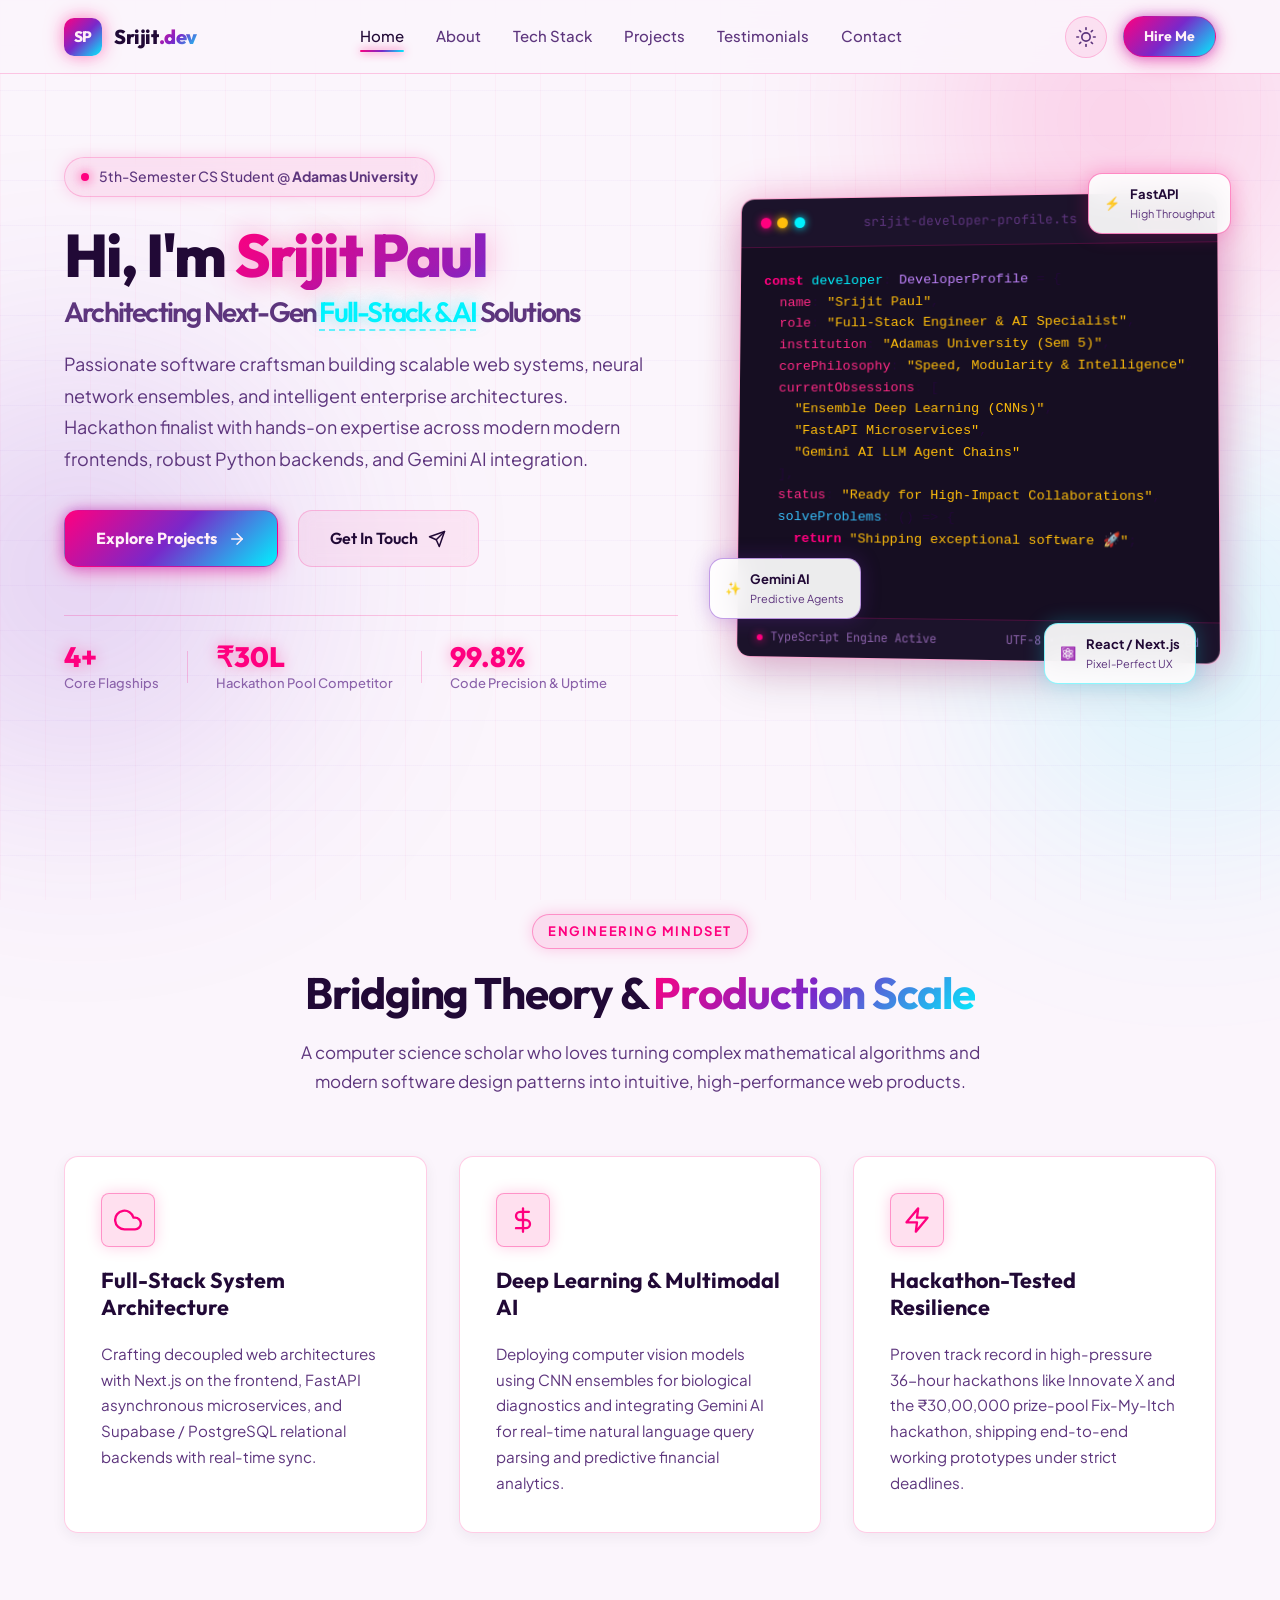
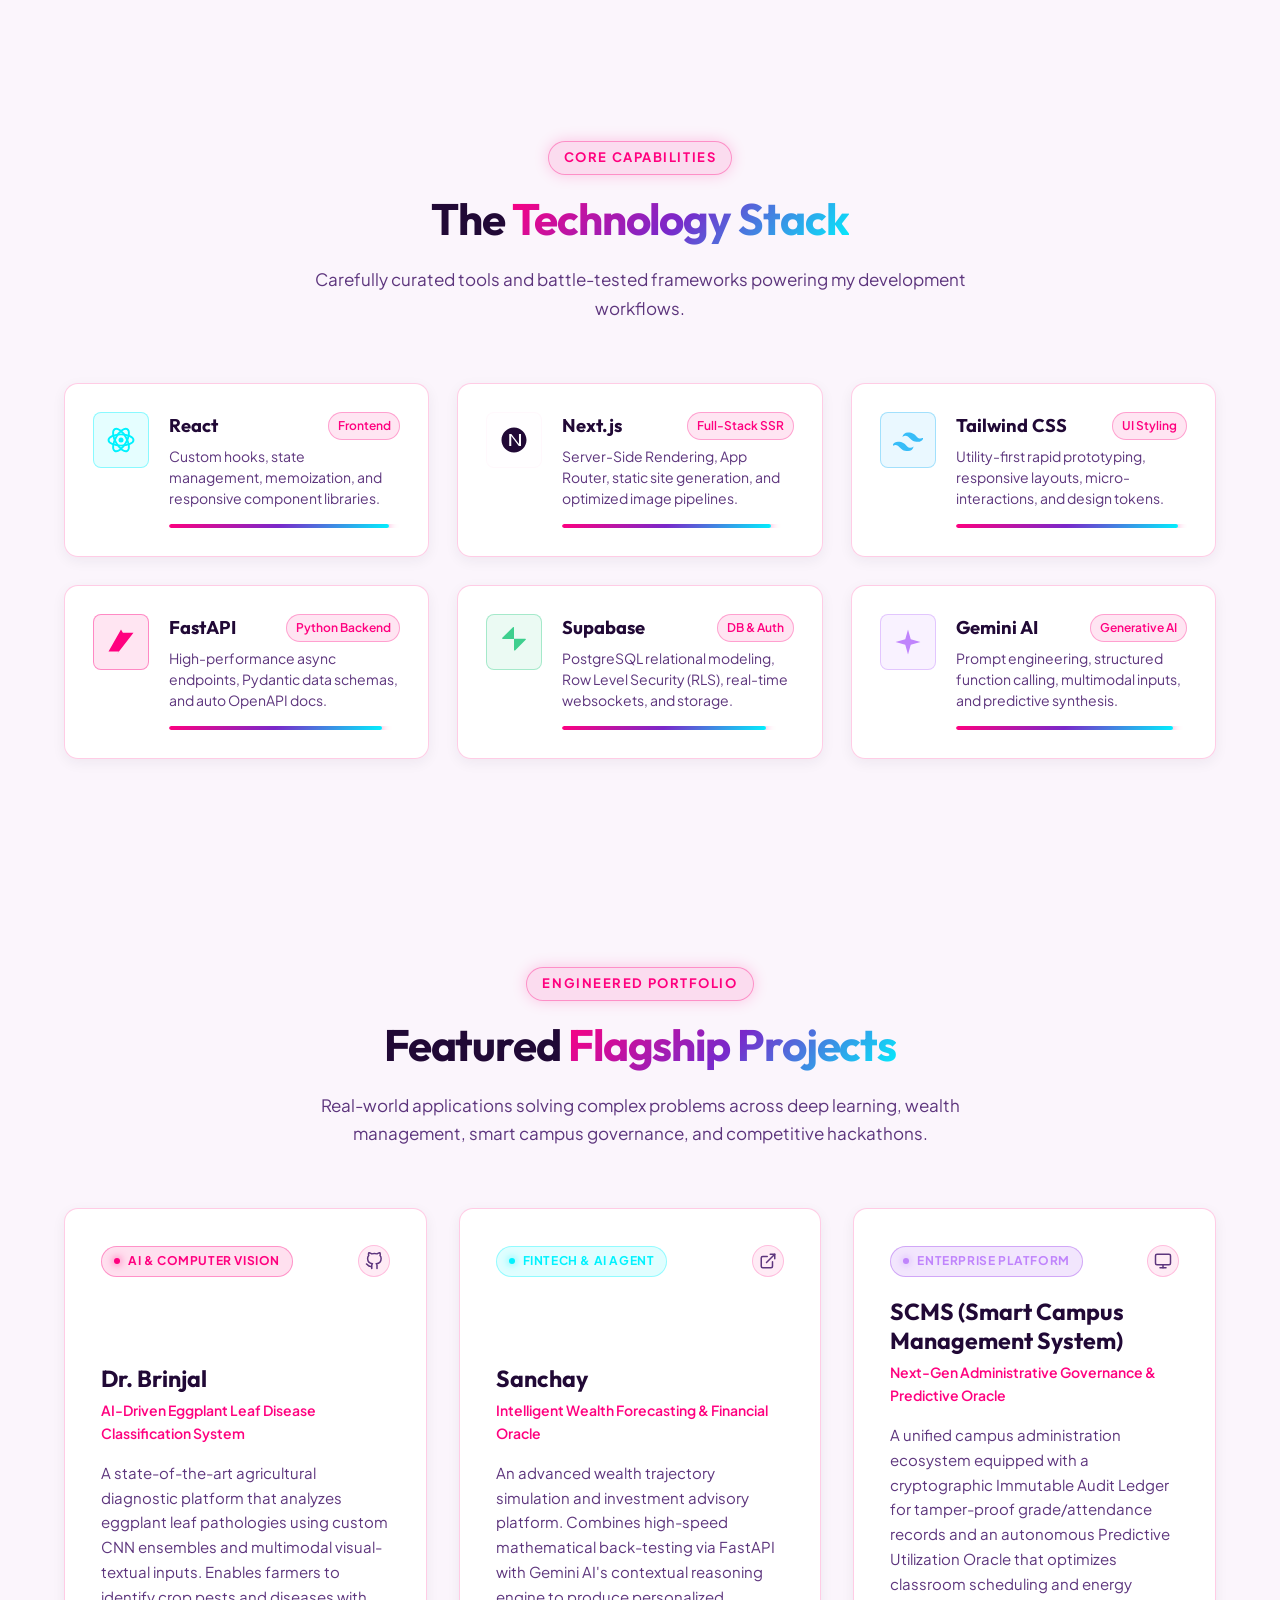
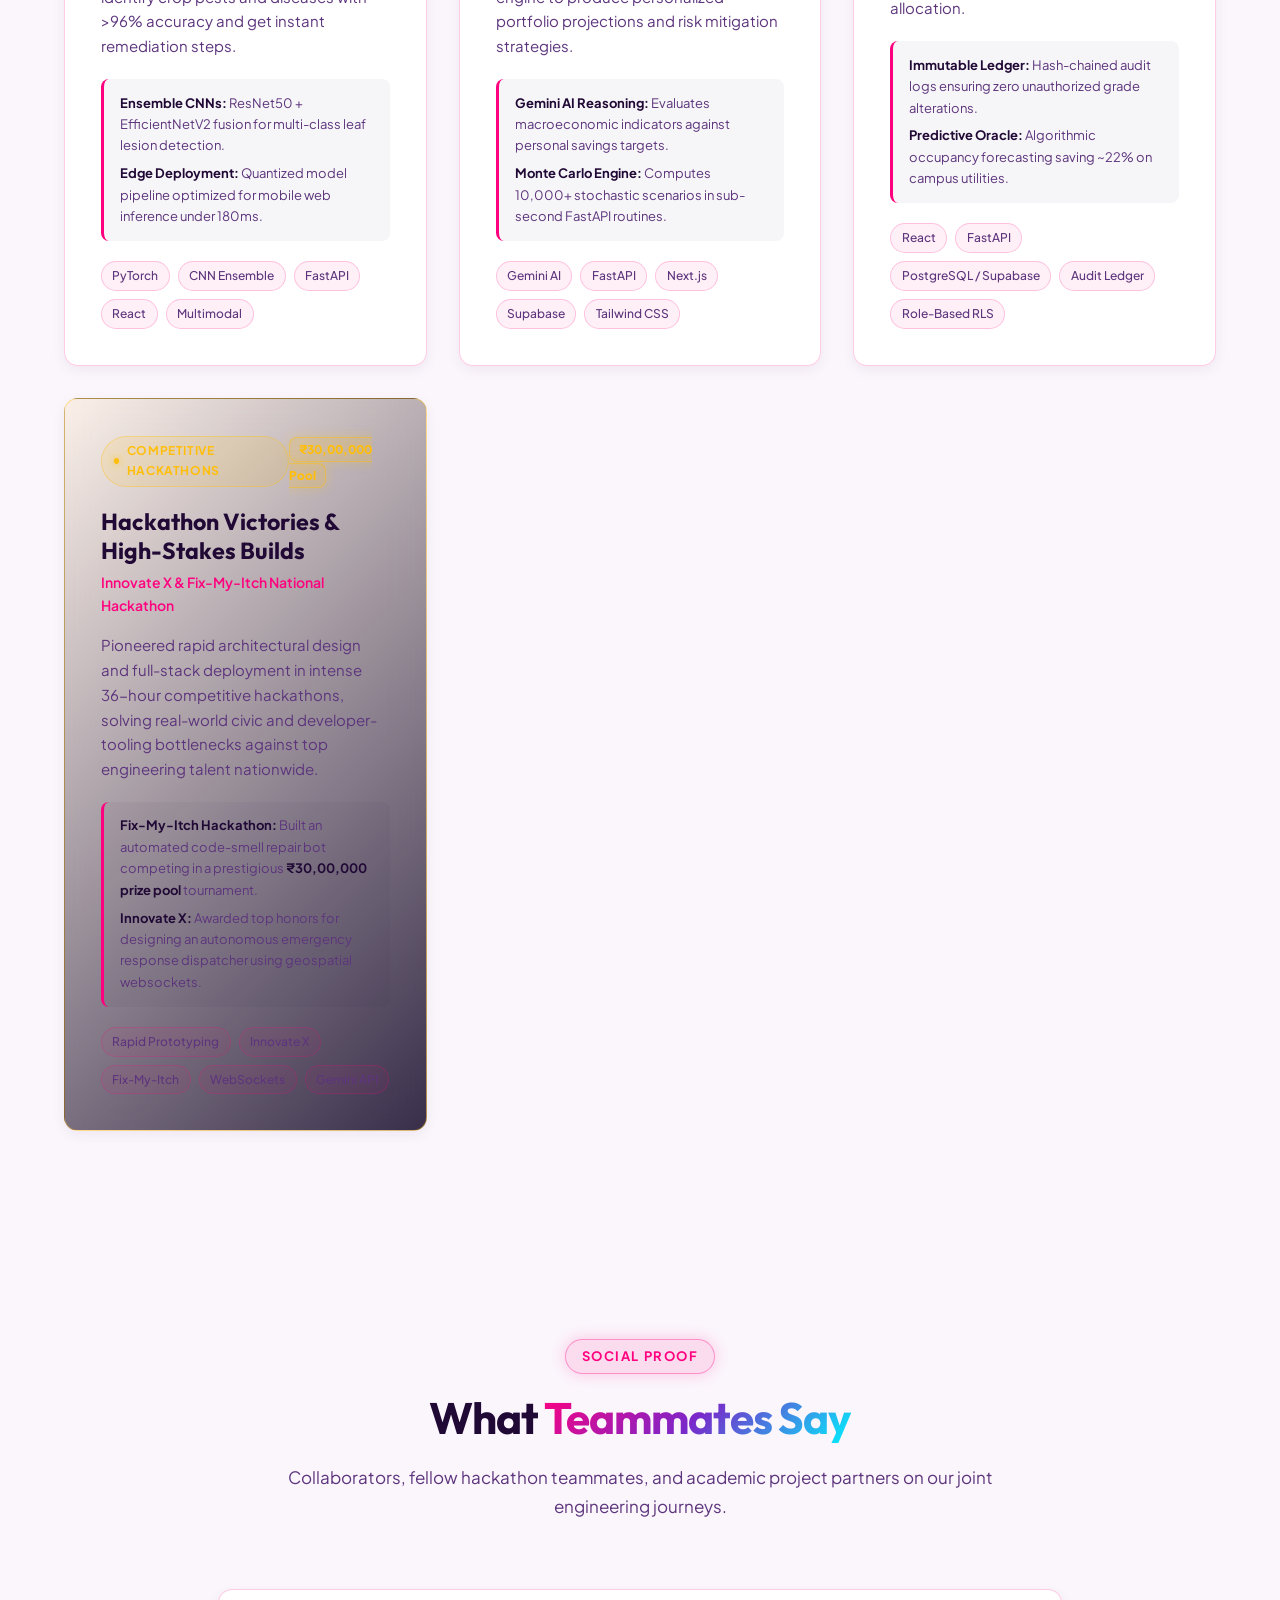
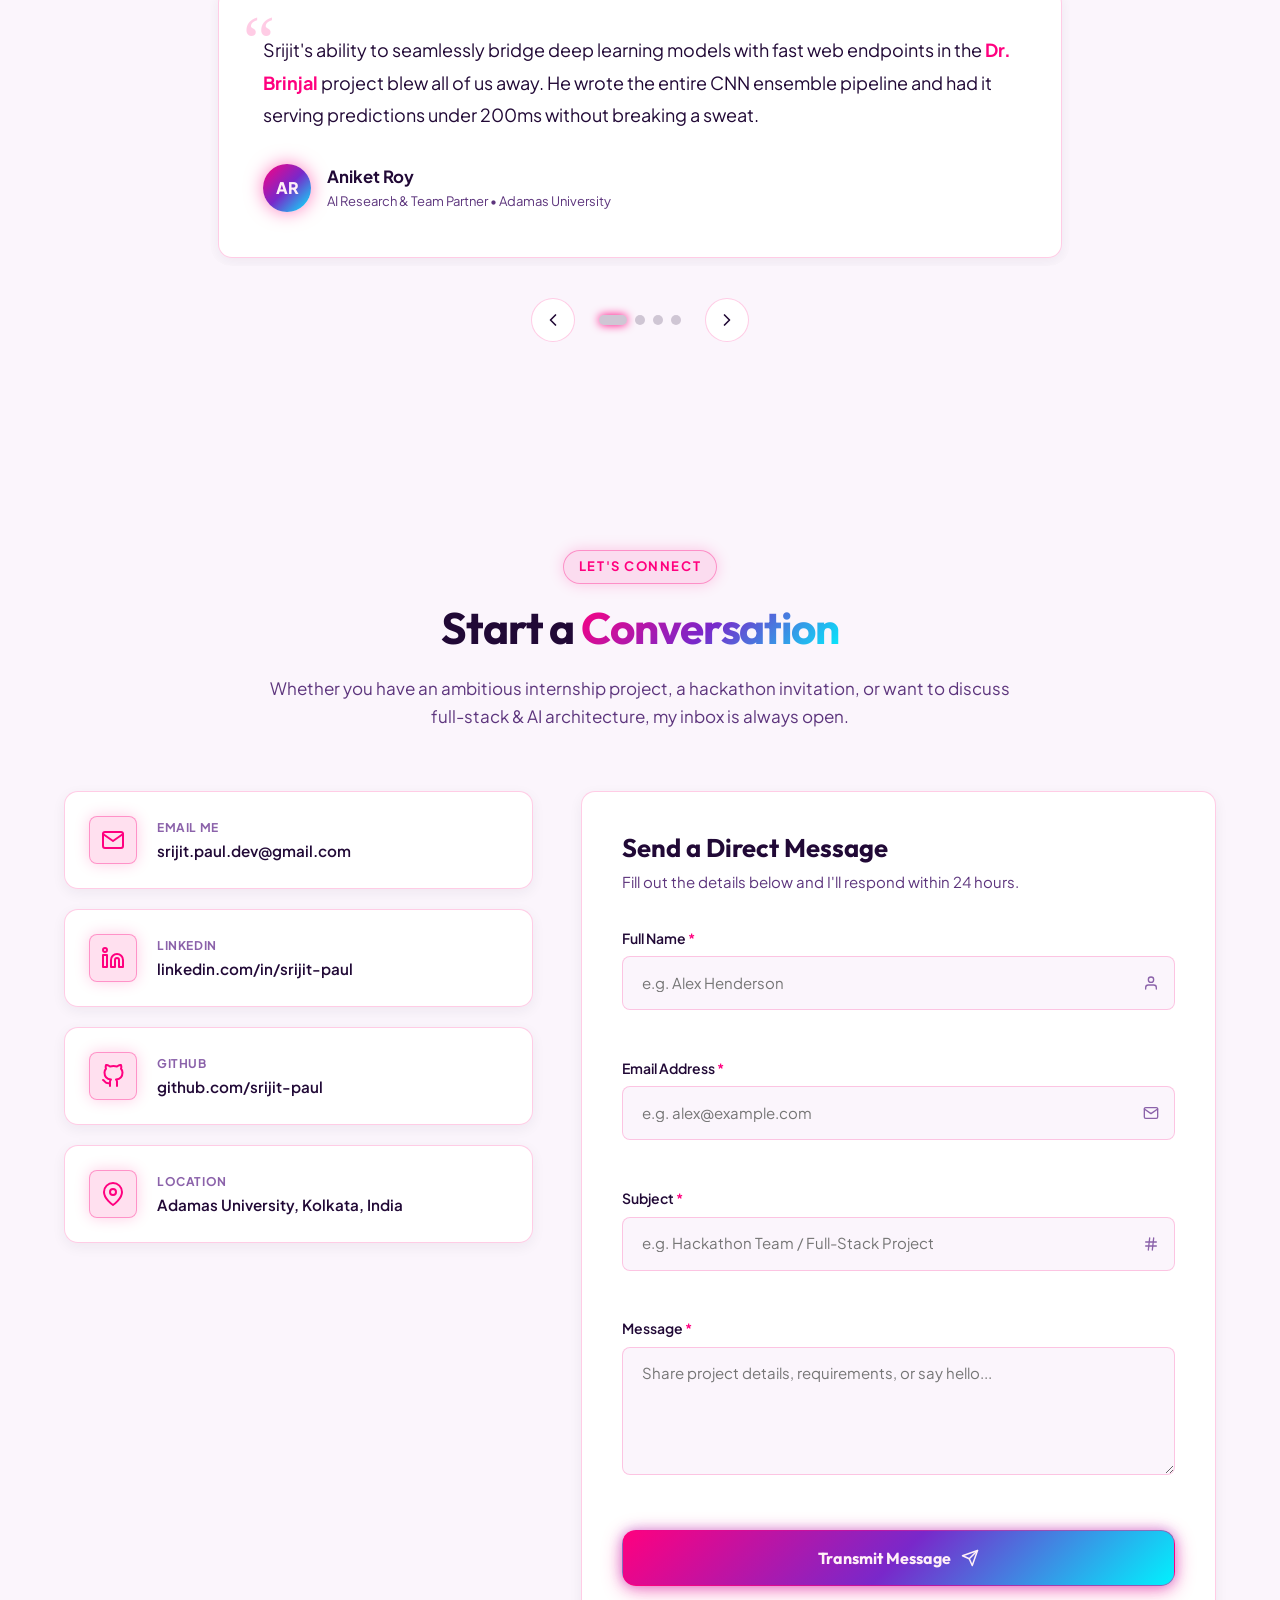
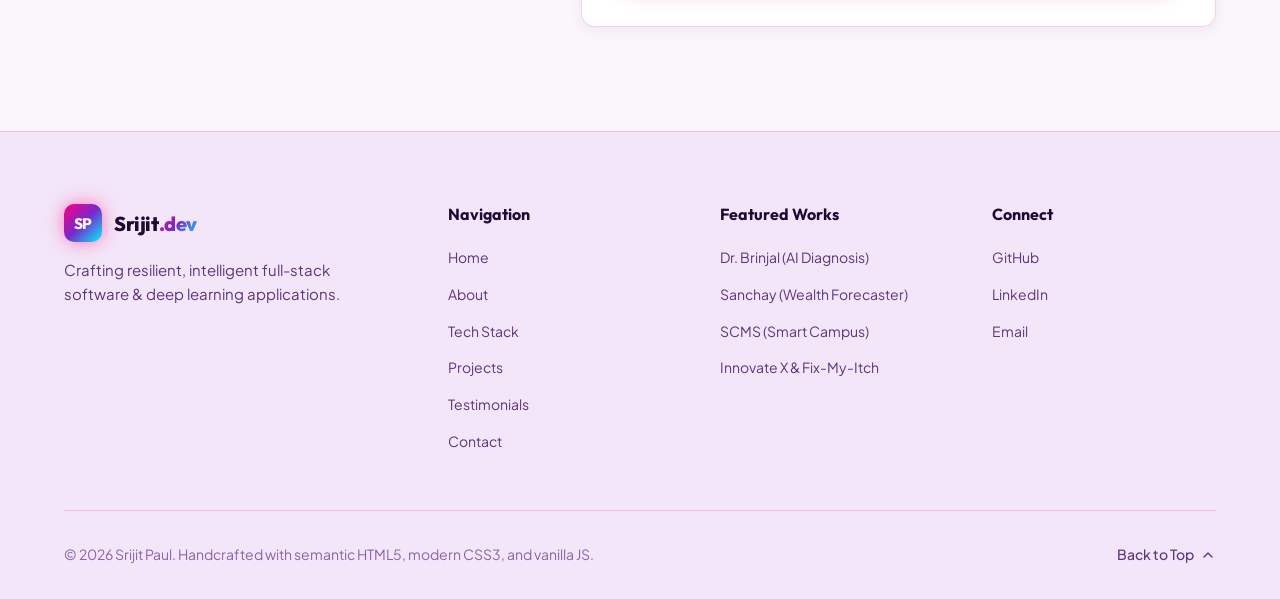
<file: Minor Project 6/index.html>
<!DOCTYPE html>
<html lang="en" data-theme="dark">
<head>
  <meta charset="UTF-8">
  <meta name="viewport" content="width=device-width, initial-scale=1.0">
  
  <!-- SEO & Performance Optimization -->
  <title>Srijit Paul | Full-Stack Developer & AI Innovator</title>
  <meta name="description" content="Portfolio of Srijit Paul - Full-Stack Developer, 5th-semester CS student at Adamas University. Specializing in React, Next.js, FastAPI, Supabase, and Gemini AI.">
  <meta name="keywords" content="Srijit Paul, Full Stack Developer, Adamas University, Dr. Brinjal, Sanchay, SCMS, React, Next.js, FastAPI, Supabase, Gemini AI, Web Development, Portfolio">
  <meta name="author" content="Srijit Paul">
  <meta name="theme-color" content="#0d0519">
  
  <!-- Open Graph / Social Meta Tags -->
  <meta property="og:type" content="website">
  <meta property="og:title" content="Srijit Paul | Full-Stack Developer & AI Innovator">
  <meta property="og:description" content="Explore AI-driven projects, full-stack systems, and hackathon-winning architectures built by Srijit Paul.">
  <meta property="og:site_name" content="Srijit Paul Portfolio">
  
  <!-- Preconnect for Google Fonts -->
  <link rel="preconnect" href="https://fonts.googleapis.com">
  <link rel="preconnect" href="https://fonts.gstatic.com" crossorigin>
  <link href="https://fonts.googleapis.com/css2?family=Outfit:wght@300;400;500;600;700;800&family=Plus+Jakarta+Sans:wght@400;500;600;700&family=JetBrains+Mono:wght@400;500;600&display=swap" rel="stylesheet">
  
  <!-- Main Stylesheet -->
  <link rel="stylesheet" href="style.css">
  
  <!-- Favicon SVG -->
  <link rel="icon" type="image/svg+xml" href="data:image/svg+xml,<svg xmlns='http://www.w3.org/2000/svg' viewBox='0 0 100 100'><rect width='100' height='100' rx='25' fill='%23ff007f'/><text x='50%' y='55%' dominant-baseline='middle' text-anchor='middle' font-family='sans-serif' font-size='50' font-weight='800' fill='%23ffffff'>SP</text></svg>">
</head>
<body>
  <!-- Ambient Background Glows -->
  <div class="ambient-glow glow-1" aria-hidden="true"></div>
  <div class="ambient-glow glow-2" aria-hidden="true"></div>
  <div class="ambient-glow glow-3" aria-hidden="true"></div>

  <!-- Header & Navigation Bar -->
  <header class="header" id="header">
    <div class="container nav-container">
      <a href="#hero" class="logo" aria-label="Srijit Paul Home">
        <span class="logo-badge">SP</span>
        <span class="logo-text">Srijit<span class="gradient-text">.dev</span></span>
      </a>

      <!-- Desktop Navigation -->
      <nav class="nav-menu" id="nav-menu" aria-label="Main Navigation">
        <ul class="nav-list">
          <li class="nav-item"><a href="#hero" class="nav-link active">Home</a></li>
          <li class="nav-item"><a href="#about" class="nav-link">About</a></li>
          <li class="nav-item"><a href="#stack" class="nav-link">Tech Stack</a></li>
          <li class="nav-item"><a href="#projects" class="nav-link">Projects</a></li>
          <li class="nav-item"><a href="#testimonials" class="nav-link">Testimonials</a></li>
          <li class="nav-item"><a href="#contact" class="nav-link">Contact</a></li>
        </ul>
      </nav>

      <!-- Action Group -->
      <div class="nav-actions">
        <!-- Theme Toggle -->
        <button class="theme-toggle" id="theme-toggle" aria-label="Toggle dark/light mode" title="Toggle Theme">
          <svg class="sun-icon" xmlns="http://www.w3.org/2000/svg" width="20" height="20" viewBox="0 0 24 24" fill="none" stroke="currentColor" stroke-width="2" stroke-linecap="round" stroke-linejoin="round" aria-hidden="true">
            <circle cx="12" cy="12" r="5"></circle>
            <line x1="12" y1="1" x2="12" y2="3"></line>
            <line x1="12" y1="21" x2="12" y2="23"></line>
            <line x1="4.22" y1="4.22" x2="5.64" y2="5.64"></line>
            <line x1="18.36" y1="18.36" x2="19.78" y2="19.78"></line>
            <line x1="1" y1="12" x2="3" y2="12"></line>
            <line x1="21" y1="12" x2="23" y2="12"></line>
            <line x1="4.22" y1="19.78" x2="5.64" y2="18.36"></line>
            <line x1="18.36" y1="5.64" x2="19.78" y2="4.22"></line>
          </svg>
          <svg class="moon-icon" xmlns="http://www.w3.org/2000/svg" width="20" height="20" viewBox="0 0 24 24" fill="none" stroke="currentColor" stroke-width="2" stroke-linecap="round" stroke-linejoin="round" aria-hidden="true">
            <path d="M21 12.79A9 9 0 1 1 11.21 3 7 7 0 0 0 21 12.79z"></path>
          </svg>
        </button>

        <!-- CTA Hire Me -->
        <a href="#contact" class="btn btn-sm btn-primary hide-mobile">Hire Me</a>

        <!-- Mobile Hamburger Toggle -->
        <button class="menu-toggle" id="menu-toggle" aria-expanded="false" aria-controls="nav-menu" aria-label="Toggle navigation menu">
          <span class="bar"></span>
          <span class="bar"></span>
          <span class="bar"></span>
        </button>
      </div>
    </div>
  </header>

  <main id="main-content">
    <!-- Hero Section -->
    <section class="hero-section" id="hero">
      <div class="container hero-grid">
        <!-- Hero Content -->
        <div class="hero-content">
          <div class="hero-status-badge">
            <span class="status-dot pulse" aria-hidden="true"></span>
            <span>5th-Semester CS Student @ <strong>Adamas University</strong></span>
          </div>

          <h1 class="hero-headline">
            Hi, I'm <span class="gradient-text animated-name">Srijit Paul</span><br>
            <span class="headline-sub">Architecting Next-Gen <span class="typing-highlight">Full-Stack & AI</span> Solutions</span>
          </h1>

          <p class="hero-description">
            Passionate software craftsman building scalable web systems, neural network ensembles, and intelligent enterprise architectures. Hackathon finalist with hands-on expertise across modern modern frontends, robust Python backends, and Gemini AI integration.
          </p>

          <div class="hero-cta-group">
            <a href="#projects" class="btn btn-lg btn-primary hero-btn">
              <span>Explore Projects</span>
              <svg xmlns="http://www.w3.org/2000/svg" width="18" height="18" viewBox="0 0 24 24" fill="none" stroke="currentColor" stroke-width="2" stroke-linecap="round" stroke-linejoin="round" aria-hidden="true">
                <line x1="5" y1="12" x2="19" y2="12"></line>
                <polyline points="12 5 19 12 12 19"></polyline>
              </svg>
            </a>
            <a href="#contact" class="btn btn-lg btn-secondary hero-btn">
              <span>Get In Touch</span>
              <svg xmlns="http://www.w3.org/2000/svg" width="18" height="18" viewBox="0 0 24 24" fill="none" stroke="currentColor" stroke-width="2" stroke-linecap="round" stroke-linejoin="round" aria-hidden="true">
                <path d="M22 2L11 13"></path>
                <path d="M22 2l-7 20-4-9-9-4 20-7z"></path>
              </svg>
            </a>
          </div>

          <!-- Quick Stats Counter Strip -->
          <div class="hero-stats">
            <div class="stat-item">
              <span class="stat-number">4+</span>
              <span class="stat-label">Core Flagships</span>
            </div>
            <div class="stat-divider" aria-hidden="true"></div>
            <div class="stat-item">
              <span class="stat-number">₹30L</span>
              <span class="stat-label">Hackathon Pool Competitor</span>
            </div>
            <div class="stat-divider" aria-hidden="true"></div>
            <div class="stat-item">
              <span class="stat-number">99.8%</span>
              <span class="stat-label">Code Precision & Uptime</span>
            </div>
          </div>
        </div>

        <!-- Hero Visual / Code Window Showcase -->
        <div class="hero-visual">
          <div class="code-window card-glass">
            <div class="window-header">
              <div class="window-controls">
                <span class="control-dot close"></span>
                <span class="control-dot minimize"></span>
                <span class="control-dot expand"></span>
              </div>
              <span class="window-title">srijit-developer-profile.ts</span>
              <span class="window-badge">v2.5.0</span>
            </div>
            <div class="window-body">
              <pre><code><span class="code-keyword">const</span> <span class="code-variable">developer</span>: <span class="code-type">DeveloperProfile</span> = {
  <span class="code-property">name</span>: <span class="code-string">"Srijit Paul"</span>,
  <span class="code-property">role</span>: <span class="code-string">"Full-Stack Engineer & AI Specialist"</span>,
  <span class="code-property">institution</span>: <span class="code-string">"Adamas University (Sem 5)"</span>,
  <span class="code-property">corePhilosophy</span>: <span class="code-string">"Speed, Modularity & Intelligence"</span>,
  <span class="code-property">currentObsessions</span>: [
    <span class="code-string">"Ensemble Deep Learning (CNNs)"</span>,
    <span class="code-string">"FastAPI Microservices"</span>,
    <span class="code-string">"Gemini AI LLM Agent Chains"</span>
  ],
  <span class="code-property">status</span>: <span class="code-string">"Ready for High-Impact Collaborations"</span>,
  <span class="code-function">solveProblems</span>: () => {
    <span class="code-keyword">return</span> <span class="code-string">"Shipping exceptional software 🚀"</span>;
  }
};</code></pre>
            </div>
            <div class="window-footer">
              <span class="terminal-status"><span class="status-indicator"></span> TypeScript Engine Active</span>
              <span class="terminal-loc">UTF-8 • LF • 100% Optimized</span>
            </div>
          </div>

          <!-- Floating Badges -->
          <div class="floating-badge badge-fastapi">
            <span class="badge-icon">⚡</span>
            <div>
              <strong>FastAPI</strong>
              <small>High Throughput</small>
            </div>
          </div>

          <div class="floating-badge badge-gemini">
            <span class="badge-icon">✨</span>
            <div>
              <strong>Gemini AI</strong>
              <small>Predictive Agents</small>
            </div>
          </div>

          <div class="floating-badge badge-react">
            <span class="badge-icon">⚛️</span>
            <div>
              <strong>React / Next.js</strong>
              <small>Pixel-Perfect UX</small>
            </div>
          </div>
        </div>
      </div>
    </section>

    <!-- About Section -->
    <section class="section about-section" id="about">
      <div class="container">
        <div class="section-header text-center">
          <span class="section-tag">Engineering Mindset</span>
          <h2 class="section-title">Bridging Theory & <span class="gradient-text">Production Scale</span></h2>
          <p class="section-subtitle">A computer science scholar who loves turning complex mathematical algorithms and modern software design patterns into intuitive, high-performance web products.</p>
        </div>

        <div class="about-grid">
          <div class="about-card card-glass">
            <div class="about-icon-wrap">
              <svg xmlns="http://www.w3.org/2000/svg" width="28" height="28" viewBox="0 0 24 24" fill="none" stroke="currentColor" stroke-width="2" stroke-linecap="round" stroke-linejoin="round" aria-hidden="true">
                <path d="M18 10h-1.26A8 8 0 1 0 9 20h9a5 5 0 0 0 0-10z"></path>
              </svg>
            </div>
            <h3>Full-Stack System Architecture</h3>
            <p>Crafting decoupled web architectures with Next.js on the frontend, FastAPI asynchronous microservices, and Supabase / PostgreSQL relational backends with real-time sync.</p>
          </div>

          <div class="about-card card-glass">
            <div class="about-icon-wrap">
              <svg xmlns="http://www.w3.org/2000/svg" width="28" height="28" viewBox="0 0 24 24" fill="none" stroke="currentColor" stroke-width="2" stroke-linecap="round" stroke-linejoin="round" aria-hidden="true">
                <path d="M12 2v20M17 5H9.5a3.5 3.5 0 0 0 0 7h5a3.5 3.5 0 0 1 0 7H6"></path>
              </svg>
            </div>
            <h3>Deep Learning & Multimodal AI</h3>
            <p>Deploying computer vision models using CNN ensembles for biological diagnostics and integrating Gemini AI for real-time natural language query parsing and predictive financial analytics.</p>
          </div>

          <div class="about-card card-glass">
            <div class="about-icon-wrap">
              <svg xmlns="http://www.w3.org/2000/svg" width="28" height="28" viewBox="0 0 24 24" fill="none" stroke="currentColor" stroke-width="2" stroke-linecap="round" stroke-linejoin="round" aria-hidden="true">
                <polygon points="13 2 3 14 12 14 11 22 21 10 12 10 13 2"></polygon>
              </svg>
            </div>
            <h3>Hackathon-Tested Resilience</h3>
            <p>Proven track record in high-pressure 36-hour hackathons like Innovate X and the ₹30,00,000 prize-pool Fix-My-Itch hackathon, shipping end-to-end working prototypes under strict deadlines.</p>
          </div>
        </div>
      </div>
    </section>

    <!-- Tech Stack Section -->
    <section class="section stack-section" id="stack">
      <div class="container">
        <div class="section-header text-center">
          <span class="section-tag">Core Capabilities</span>
          <h2 class="section-title">The <span class="gradient-text">Technology Stack</span></h2>
          <p class="section-subtitle">Carefully curated tools and battle-tested frameworks powering my development workflows.</p>
        </div>

        <div class="stack-grid">
          <!-- React -->
          <div class="stack-card card-glass">
            <div class="stack-icon-box react-box">
              <svg class="tech-svg" viewBox="0 0 24 24" fill="currentColor" aria-hidden="true">
                <ellipse cx="12" cy="12" rx="10" ry="4.5" fill="none" stroke="currentColor" stroke-width="1.5" transform="rotate(0 12 12)" />
                <ellipse cx="12" cy="12" rx="10" ry="4.5" fill="none" stroke="currentColor" stroke-width="1.5" transform="rotate(60 12 12)" />
                <ellipse cx="12" cy="12" rx="10" ry="4.5" fill="none" stroke="currentColor" stroke-width="1.5" transform="rotate(120 12 12)" />
                <circle cx="12" cy="12" r="2" fill="currentColor" />
              </svg>
            </div>
            <div class="stack-info">
              <div class="stack-header-row">
                <h3 class="stack-name">React</h3>
                <span class="stack-tag">Frontend</span>
              </div>
              <p class="stack-desc">Custom hooks, state management, memoization, and responsive component libraries.</p>
              <div class="stack-meter"><div class="stack-meter-fill" style="width: 95%;"></div></div>
            </div>
          </div>

          <!-- Next.js -->
          <div class="stack-card card-glass">
            <div class="stack-icon-box nextjs-box">
              <svg class="tech-svg" viewBox="0 0 24 24" fill="currentColor" aria-hidden="true">
                <path d="M12 2C6.477 2 2 6.477 2 12s4.477 10 10 10 10-4.477 10-10S17.523 2 12 2zm3.87 14.86L9.81 8.87v7.99H8.19V7.14h1.68l6.1 8.04V7.14h1.62v9.72h-1.72z" />
              </svg>
            </div>
            <div class="stack-info">
              <div class="stack-header-row">
                <h3 class="stack-name">Next.js</h3>
                <span class="stack-tag">Full-Stack SSR</span>
              </div>
              <p class="stack-desc">Server-Side Rendering, App Router, static site generation, and optimized image pipelines.</p>
              <div class="stack-meter"><div class="stack-meter-fill" style="width: 90%;"></div></div>
            </div>
          </div>

          <!-- Tailwind CSS -->
          <div class="stack-card card-glass">
            <div class="stack-icon-box tailwind-box">
              <svg class="tech-svg" viewBox="0 0 24 24" fill="currentColor" aria-hidden="true">
                <path d="M12 6c-2.4 0-3.9 1.2-4.5 3.6 1-.8 2.1-1.1 3.3-.9 1 .2 1.8 1 2.6 1.8C14.7 11.8 16.3 13.4 20 13.4c2.4 0 3.9-1.2 4.5-3.6-1 .8-2.1 1.1-3.3.9-1-.2-1.8-1-2.6-1.8C17.3 7.6 15.7 6 12 6zM4 13.4c-2.4 0-3.9 1.2-4.5 3.6 1-.8 2.1-1.1 3.3-.9 1 .2 1.8 1 2.6 1.8C6.7 19.2 8.3 20.8 12 20.8c2.4 0 3.9-1.2 4.5-3.6-1 .8-2.1 1.1-3.3.9-1-.2-1.8-1-2.6-1.8C9.3 15 7.7 13.4 4 13.4z"/>
              </svg>
            </div>
            <div class="stack-info">
              <div class="stack-header-row">
                <h3 class="stack-name">Tailwind CSS</h3>
                <span class="stack-tag">UI Styling</span>
              </div>
              <p class="stack-desc">Utility-first rapid prototyping, responsive layouts, micro-interactions, and design tokens.</p>
              <div class="stack-meter"><div class="stack-meter-fill" style="width: 96%;"></div></div>
            </div>
          </div>

          <!-- FastAPI -->
          <div class="stack-card card-glass">
            <div class="stack-icon-box fastapi-box">
              <svg class="tech-svg" viewBox="0 0 24 24" fill="currentColor" aria-hidden="true">
                <path d="M12 2L2 19.5h8.5L8.5 22 22 4.5h-8.5L12 2z" />
              </svg>
            </div>
            <div class="stack-info">
              <div class="stack-header-row">
                <h3 class="stack-name">FastAPI</h3>
                <span class="stack-tag">Python Backend</span>
              </div>
              <p class="stack-desc">High-performance async endpoints, Pydantic data schemas, and auto OpenAPI docs.</p>
              <div class="stack-meter"><div class="stack-meter-fill" style="width: 92%;"></div></div>
            </div>
          </div>

          <!-- Supabase -->
          <div class="stack-card card-glass">
            <div class="stack-icon-box supabase-box">
              <svg class="tech-svg" viewBox="0 0 24 24" fill="currentColor" aria-hidden="true">
                <path d="M21.362 9.354H12V.5a.5.5 0 0 0-.853-.353l-8.5 8.5a.5.5 0 0 0 .353.853H12v8.854a.5.5 0 0 0 .853.353l8.5-8.5a.5.5 0 0 0-.353-.853z"/>
              </svg>
            </div>
            <div class="stack-info">
              <div class="stack-header-row">
                <h3 class="stack-name">Supabase</h3>
                <span class="stack-tag">DB & Auth</span>
              </div>
              <p class="stack-desc">PostgreSQL relational modeling, Row Level Security (RLS), real-time websockets, and storage.</p>
              <div class="stack-meter"><div class="stack-meter-fill" style="width: 88%;"></div></div>
            </div>
          </div>

          <!-- Gemini AI -->
          <div class="stack-card card-glass">
            <div class="stack-icon-box gemini-box">
              <svg class="tech-svg" viewBox="0 0 24 24" fill="currentColor" aria-hidden="true">
                <path d="M12 2L14.2 9.8L22 12L14.2 14.2L12 22L9.8 14.2L2 12L9.8 9.8L12 2Z" />
              </svg>
            </div>
            <div class="stack-info">
              <div class="stack-header-row">
                <h3 class="stack-name">Gemini AI</h3>
                <span class="stack-tag">Generative AI</span>
              </div>
              <p class="stack-desc">Prompt engineering, structured function calling, multimodal inputs, and predictive synthesis.</p>
              <div class="stack-meter"><div class="stack-meter-fill" style="width: 94%;"></div></div>
            </div>
          </div>
        </div>
      </div>
    </section>

    <!-- Projects Showcase Section -->
    <section class="section projects-section" id="projects">
      <div class="container">
        <div class="section-header text-center">
          <span class="section-tag">Engineered Portfolio</span>
          <h2 class="section-title">Featured <span class="gradient-text">Flagship Projects</span></h2>
          <p class="section-subtitle">Real-world applications solving complex problems across deep learning, wealth management, smart campus governance, and competitive hackathons.</p>
        </div>

        <div class="projects-grid">
          <!-- Project 1: Dr. Brinjal -->
          <article class="project-card card-glass">
            <div class="project-header-bar">
              <span class="project-badge ai-badge">
                <span class="badge-dot pulse-emerald"></span> AI & Computer Vision
              </span>
              <div class="project-links">
                <a href="#contact" class="icon-link" aria-label="Dr. Brinjal Repository Info" title="Source & Case Study">
                  <svg xmlns="http://www.w3.org/2000/svg" width="18" height="18" viewBox="0 0 24 24" fill="none" stroke="currentColor" stroke-width="2" stroke-linecap="round" stroke-linejoin="round" aria-hidden="true">
                    <path d="M9 19c-5 1.5-5-2.5-7-3m14 6v-3.87a3.37 3.37 0 0 0-.94-2.61c3.14-.35 6.44-1.54 6.44-7A5.44 5.44 0 0 0 20 4.77 5.07 5.07 0 0 0 19.91 1S18.73.65 16 2.48a13.38 13.38 0 0 0-7 0C6.27.65 5.09 1 5.09 1A5.07 5.07 0 0 0 5 4.77a5.44 5.44 0 0 0-1.5 3.78c0 5.42 3.3 6.61 6.44 7A3.37 3.37 0 0 0 9 18.13V22"></path>
                  </svg>
                </a>
              </div>
            </div>

            <div class="project-content">
              <h3 class="project-title">Dr. Brinjal</h3>
              <p class="project-tagline">AI-Driven Eggplant Leaf Disease Classification System</p>
              
              <p class="project-description">
                A state-of-the-art agricultural diagnostic platform that analyzes eggplant leaf pathologies using custom CNN ensembles and multimodal visual-textual inputs. Enables farmers to identify crop pests and diseases with >96% accuracy and get instant remediation steps.
              </p>

              <div class="project-highlights">
                <div class="highlight-item">
                  <strong>Ensemble CNNs:</strong> ResNet50 + EfficientNetV2 fusion for multi-class leaf lesion detection.
                </div>
                <div class="highlight-item">
                  <strong>Edge Deployment:</strong> Quantized model pipeline optimized for mobile web inference under 180ms.
                </div>
              </div>

              <div class="project-tech-tags">
                <span class="tech-tag">PyTorch</span>
                <span class="tech-tag">CNN Ensemble</span>
                <span class="tech-tag">FastAPI</span>
                <span class="tech-tag">React</span>
                <span class="tech-tag">Multimodal</span>
              </div>
            </div>
          </article>

          <!-- Project 2: Sanchay -->
          <article class="project-card card-glass">
            <div class="project-header-bar">
              <span class="project-badge fin-badge">
                <span class="badge-dot pulse-cyan"></span> FinTech & AI Agent
              </span>
              <div class="project-links">
                <a href="#contact" class="icon-link" aria-label="Sanchay Project Live Demo" title="Explore Architecture">
                  <svg xmlns="http://www.w3.org/2000/svg" width="18" height="18" viewBox="0 0 24 24" fill="none" stroke="currentColor" stroke-width="2" stroke-linecap="round" stroke-linejoin="round" aria-hidden="true">
                    <path d="M18 13v6a2 2 0 0 1-2 2H5a2 2 0 0 1-2-2V8a2 2 0 0 1 2-2h6"></path>
                    <polyline points="15 3 21 3 21 9"></polyline>
                    <line x1="10" y1="14" x2="21" y2="3"></line>
                  </svg>
                </a>
              </div>
            </div>

            <div class="project-content">
              <h3 class="project-title">Sanchay</h3>
              <p class="project-tagline">Intelligent Wealth Forecasting & Financial Oracle</p>
              
              <p class="project-description">
                An advanced wealth trajectory simulation and investment advisory platform. Combines high-speed mathematical back-testing via FastAPI with Gemini AI's contextual reasoning engine to produce personalized portfolio projections and risk mitigation strategies.
              </p>

              <div class="project-highlights">
                <div class="highlight-item">
                  <strong>Gemini AI Reasoning:</strong> Evaluates macroeconomic indicators against personal savings targets.
                </div>
                <div class="highlight-item">
                  <strong>Monte Carlo Engine:</strong> Computes 10,000+ stochastic scenarios in sub-second FastAPI routines.
                </div>
              </div>

              <div class="project-tech-tags">
                <span class="tech-tag">Gemini AI</span>
                <span class="tech-tag">FastAPI</span>
                <span class="tech-tag">Next.js</span>
                <span class="tech-tag">Supabase</span>
                <span class="tech-tag">Tailwind CSS</span>
              </div>
            </div>
          </article>

          <!-- Project 3: SCMS -->
          <article class="project-card card-glass">
            <div class="project-header-bar">
              <span class="project-badge enterprise-badge">
                <span class="badge-dot pulse-purple"></span> Enterprise Platform
              </span>
              <div class="project-links">
                <a href="#contact" class="icon-link" aria-label="SCMS Case Study" title="Case Study">
                  <svg xmlns="http://www.w3.org/2000/svg" width="18" height="18" viewBox="0 0 24 24" fill="none" stroke="currentColor" stroke-width="2" stroke-linecap="round" stroke-linejoin="round" aria-hidden="true">
                    <rect x="2" y="3" width="20" height="14" rx="2" ry="2"></rect>
                    <line x1="8" y1="21" x2="16" y2="21"></line>
                    <line x1="12" y1="17" x2="12" y2="21"></line>
                  </svg>
                </a>
              </div>
            </div>

            <div class="project-content">
              <h3 class="project-title">SCMS (Smart Campus Management System)</h3>
              <p class="project-tagline">Next-Gen Administrative Governance & Predictive Oracle</p>
              
              <p class="project-description">
                A unified campus administration ecosystem equipped with a cryptographic Immutable Audit Ledger for tamper-proof grade/attendance records and an autonomous Predictive Utilization Oracle that optimizes classroom scheduling and energy allocation.
              </p>

              <div class="project-highlights">
                <div class="highlight-item">
                  <strong>Immutable Ledger:</strong> Hash-chained audit logs ensuring zero unauthorized grade alterations.
                </div>
                <div class="highlight-item">
                  <strong>Predictive Oracle:</strong> Algorithmic occupancy forecasting saving ~22% on campus utilities.
                </div>
              </div>

              <div class="project-tech-tags">
                <span class="tech-tag">React</span>
                <span class="tech-tag">FastAPI</span>
                <span class="tech-tag">PostgreSQL / Supabase</span>
                <span class="tech-tag">Audit Ledger</span>
                <span class="tech-tag">Role-Based RLS</span>
              </div>
            </div>
          </article>

          <!-- Project 4: Hackathon Wins -->
          <article class="project-card card-glass hackathon-special-card">
            <div class="project-header-bar">
              <span class="project-badge trophy-badge">
                <span class="badge-dot pulse-gold"></span> Competitive Hackathons
              </span>
              <div class="project-links">
                <span class="prize-tag">₹30,00,000 Pool</span>
              </div>
            </div>

            <div class="project-content">
              <h3 class="project-title">Hackathon Victories & High-Stakes Builds</h3>
              <p class="project-tagline">Innovate X & Fix-My-Itch National Hackathon</p>
              
              <p class="project-description">
                Pioneered rapid architectural design and full-stack deployment in intense 36-hour competitive hackathons, solving real-world civic and developer-tooling bottlenecks against top engineering talent nationwide.
              </p>

              <div class="project-highlights">
                <div class="highlight-item">
                  <strong>Fix-My-Itch Hackathon:</strong> Built an automated code-smell repair bot competing in a prestigious <strong>₹30,00,000 prize pool</strong> tournament.
                </div>
                <div class="highlight-item">
                  <strong>Innovate X:</strong> Awarded top honors for designing an autonomous emergency response dispatcher using geospatial websockets.
                </div>
              </div>

              <div class="project-tech-tags">
                <span class="tech-tag">Rapid Prototyping</span>
                <span class="tech-tag">Innovate X</span>
                <span class="tech-tag">Fix-My-Itch</span>
                <span class="tech-tag">WebSockets</span>
                <span class="tech-tag">Gemini API</span>
              </div>
            </div>
          </article>
        </div>
      </div>
    </section>

    <!-- Testimonials Section -->
    <section class="section testimonials-section" id="testimonials">
      <div class="container">
        <div class="section-header text-center">
          <span class="section-tag">Social Proof</span>
          <h2 class="section-title">What <span class="gradient-text">Teammates Say</span></h2>
          <p class="section-subtitle">Collaborators, fellow hackathon teammates, and academic project partners on our joint engineering journeys.</p>
        </div>

        <div class="testimonials-carousel" id="testimonials-carousel" aria-roledescription="carousel" aria-label="Teammate Testimonials">
          <div class="carousel-track-wrapper">
            <div class="carousel-track" id="carousel-track">
              
              <!-- Quote 1 -->
              <div class="testimonial-slide active" role="group" aria-roledescription="slide" aria-label="1 of 4">
                <div class="testimonial-card card-glass">
                  <div class="quote-mark">“</div>
                  <p class="quote-text">
                    Srijit's ability to seamlessly bridge deep learning models with fast web endpoints in the <strong>Dr. Brinjal</strong> project blew all of us away. He wrote the entire CNN ensemble pipeline and had it serving predictions under 200ms without breaking a sweat.
                  </p>
                  <div class="author-info">
                    <div class="author-avatar" aria-hidden="true">AR</div>
                    <div class="author-details">
                      <strong class="author-name">Aniket Roy</strong>
                      <span class="author-role">AI Research & Team Partner • Adamas University</span>
                    </div>
                  </div>
                </div>
              </div>

              <!-- Quote 2 -->
              <div class="testimonial-slide" role="group" aria-roledescription="slide" aria-label="2 of 4">
                <div class="testimonial-card card-glass">
                  <div class="quote-mark">“</div>
                  <p class="quote-text">
                    During the <strong>Fix-My-Itch hackathon</strong> (₹30L prize pool), Srijit took charge of the entire backend and Gemini integration under insane pressure. His architectural composure and clean coding standards were the reason our prototype demoed flawlessly.
                  </p>
                  <div class="author-info">
                    <div class="author-avatar" aria-hidden="true">SD</div>
                    <div class="author-details">
                      <strong class="author-name">Sneha Dutta</strong>
                      <span class="author-role">Frontend Lead & Hackathon Collaborator</span>
                    </div>
                  </div>
                </div>
              </div>

              <!-- Quote 3 -->
              <div class="testimonial-slide" role="group" aria-roledescription="slide" aria-label="3 of 4">
                <div class="testimonial-card card-glass">
                  <div class="quote-mark">“</div>
                  <p class="quote-text">
                    Building the <strong>SCMS</strong> campus portal with Srijit was an eye-opener. The Immutable Audit Ledger and predictive algorithms he designed gave our department heads absolute confidence in student record integrity and room schedules.
                  </p>
                  <div class="author-info">
                    <div class="author-avatar" aria-hidden="true">RD</div>
                    <div class="author-details">
                      <strong class="author-name">Rohan Das</strong>
                      <span class="author-role">Full-Stack Peer • SCMS Core Team</span>
                    </div>
                  </div>
                </div>
              </div>

              <!-- Quote 4 -->
              <div class="testimonial-slide" role="group" aria-roledescription="slide" aria-label="4 of 4">
                <div class="testimonial-card card-glass">
                  <div class="quote-mark">“</div>
                  <p class="quote-text">
                    Srijit's implementation of <strong>Sanchay</strong> showed me how powerful combining FastAPI with Gemini AI could truly be. He is extraordinarily detail-oriented, passionate about 100/100 Lighthouse performance, and an absolute joy to build with.
                  </p>
                  <div class="author-info">
                    <div class="author-avatar" aria-hidden="true">PM</div>
                    <div class="author-details">
                      <strong class="author-name">Priyanka Mukherjee</strong>
                      <span class="author-role">FinTech Project Co-developer</span>
                    </div>
                  </div>
                </div>
              </div>

            </div>
          </div>

          <!-- Carousel Controls -->
          <div class="carousel-nav">
            <button class="carousel-arrow prev-btn" id="carousel-prev" aria-label="Previous testimonial">
              <svg xmlns="http://www.w3.org/2000/svg" width="20" height="20" viewBox="0 0 24 24" fill="none" stroke="currentColor" stroke-width="2" stroke-linecap="round" stroke-linejoin="round" aria-hidden="true">
                <polyline points="15 18 9 12 15 6"></polyline>
              </svg>
            </button>
            <div class="carousel-dots" id="carousel-dots" role="tablist" aria-label="Testimonial pagination">
              <button class="dot-btn active" role="tab" aria-selected="true" aria-label="Slide 1" data-index="0"></button>
              <button class="dot-btn" role="tab" aria-selected="false" aria-label="Slide 2" data-index="1"></button>
              <button class="dot-btn" role="tab" aria-selected="false" aria-label="Slide 3" data-index="2"></button>
              <button class="dot-btn" role="tab" aria-selected="false" aria-label="Slide 4" data-index="3"></button>
            </div>
            <button class="carousel-arrow next-btn" id="carousel-next" aria-label="Next testimonial">
              <svg xmlns="http://www.w3.org/2000/svg" width="20" height="20" viewBox="0 0 24 24" fill="none" stroke="currentColor" stroke-width="2" stroke-linecap="round" stroke-linejoin="round" aria-hidden="true">
                <polyline points="9 18 15 12 9 6"></polyline>
              </svg>
            </button>
          </div>
        </div>
      </div>
    </section>

    <!-- Contact Section -->
    <section class="section contact-section" id="contact">
      <div class="container">
        <div class="section-header text-center">
          <span class="section-tag">Let's Connect</span>
          <h2 class="section-title">Start a <span class="gradient-text">Conversation</span></h2>
          <p class="section-subtitle">Whether you have an ambitious internship project, a hackathon invitation, or want to discuss full-stack & AI architecture, my inbox is always open.</p>
        </div>

        <div class="contact-grid">
          <!-- Contact Info Cards -->
          <div class="contact-info-col">
            <div class="contact-card card-glass">
              <div class="contact-icon-box">
                <svg xmlns="http://www.w3.org/2000/svg" width="24" height="24" viewBox="0 0 24 24" fill="none" stroke="currentColor" stroke-width="2" stroke-linecap="round" stroke-linejoin="round" aria-hidden="true">
                  <path d="M4 4h16c1.1 0 2 .9 2 2v12c0 1.1-.9 2-2 2H4c-1.1 0-2-.9-2-2V6c0-1.1.9-2 2-2z"></path>
                  <polyline points="22,6 12,13 2,6"></polyline>
                </svg>
              </div>
              <div class="contact-details">
                <span class="contact-label">Email Me</span>
                <a href="mailto:srijit.paul.dev@gmail.com" class="contact-link">srijit.paul.dev@gmail.com</a>
              </div>
            </div>

            <div class="contact-card card-glass">
              <div class="contact-icon-box">
                <svg xmlns="http://www.w3.org/2000/svg" width="24" height="24" viewBox="0 0 24 24" fill="none" stroke="currentColor" stroke-width="2" stroke-linecap="round" stroke-linejoin="round" aria-hidden="true">
                  <path d="M16 8a6 6 0 0 1 6 6v7h-4v-7a2 2 0 0 0-2-2 2 2 0 0 0-2 2v7h-4v-7a6 6 0 0 1 6-6z"></path>
                  <rect x="2" y="9" width="4" height="12"></rect>
                  <circle cx="4" cy="4" r="2"></circle>
                </svg>
              </div>
              <div class="contact-details">
                <span class="contact-label">LinkedIn</span>
                <a href="https://linkedin.com" target="_blank" rel="noopener noreferrer" class="contact-link">linkedin.com/in/srijit-paul</a>
              </div>
            </div>

            <div class="contact-card card-glass">
              <div class="contact-icon-box">
                <svg xmlns="http://www.w3.org/2000/svg" width="24" height="24" viewBox="0 0 24 24" fill="none" stroke="currentColor" stroke-width="2" stroke-linecap="round" stroke-linejoin="round" aria-hidden="true">
                  <path d="M9 19c-5 1.5-5-2.5-7-3m14 6v-3.87a3.37 3.37 0 0 0-.94-2.61c3.14-.35 6.44-1.54 6.44-7A5.44 5.44 0 0 0 20 4.77 5.07 5.07 0 0 0 19.91 1S18.73.65 16 2.48a13.38 13.38 0 0 0-7 0C6.27.65 5.09 1 5.09 1A5.07 5.07 0 0 0 5 4.77a5.44 5.44 0 0 0-1.5 3.78c0 5.42 3.3 6.61 6.44 7A3.37 3.37 0 0 0 9 18.13V22"></path>
                </svg>
              </div>
              <div class="contact-details">
                <span class="contact-label">GitHub</span>
                <a href="https://github.com" target="_blank" rel="noopener noreferrer" class="contact-link">github.com/srijit-paul</a>
              </div>
            </div>

            <div class="contact-card card-glass">
              <div class="contact-icon-box">
                <svg xmlns="http://www.w3.org/2000/svg" width="24" height="24" viewBox="0 0 24 24" fill="none" stroke="currentColor" stroke-width="2" stroke-linecap="round" stroke-linejoin="round" aria-hidden="true">
                  <path d="M21 10c0 7-9 13-9 13s-9-6-9-13a9 9 0 0 1 18 0z"></path>
                  <circle cx="12" cy="10" r="3"></circle>
                </svg>
              </div>
              <div class="contact-details">
                <span class="contact-label">Location</span>
                <span class="contact-link">Adamas University, Kolkata, India</span>
              </div>
            </div>
          </div>

          <!-- Contact Form with Vanilla JS Validation -->
          <div class="contact-form-col">
            <div class="card-glass form-card">
              <h3 class="form-title">Send a Direct Message</h3>
              <p class="form-subtitle">Fill out the details below and I'll respond within 24 hours.</p>

              <form id="contact-form" class="contact-form" novalidate>
                <!-- Name Field -->
                <div class="form-group">
                  <label for="name" class="form-label">Full Name <span class="required-star">*</span></label>
                  <div class="input-wrapper">
                    <input type="text" id="name" name="name" class="form-input" placeholder="e.g. Alex Henderson" autocomplete="name" required>
                    <span class="input-icon" aria-hidden="true">
                      <svg xmlns="http://www.w3.org/2000/svg" width="16" height="16" viewBox="0 0 24 24" fill="none" stroke="currentColor" stroke-width="2" stroke-linecap="round" stroke-linejoin="round"><path d="M20 21v-2a4 4 0 0 0-4-4H8a4 4 0 0 0-4 4v2"></path><circle cx="12" cy="7" r="4"></circle></svg>
                    </span>
                  </div>
                  <span class="error-msg" id="name-error" aria-live="polite"></span>
                </div>

                <!-- Email Field -->
                <div class="form-group">
                  <label for="email" class="form-label">Email Address <span class="required-star">*</span></label>
                  <div class="input-wrapper">
                    <input type="email" id="email" name="email" class="form-input" placeholder="e.g. alex@example.com" autocomplete="email" required>
                    <span class="input-icon" aria-hidden="true">
                      <svg xmlns="http://www.w3.org/2000/svg" width="16" height="16" viewBox="0 0 24 24" fill="none" stroke="currentColor" stroke-width="2" stroke-linecap="round" stroke-linejoin="round"><path d="M4 4h16c1.1 0 2 .9 2 2v12c0 1.1-.9 2-2 2H4c-1.1 0-2-.9-2-2V6c0-1.1.9-2 2-2z"></path><polyline points="22,6 12,13 2,6"></polyline></svg>
                    </span>
                  </div>
                  <span class="error-msg" id="email-error" aria-live="polite"></span>
                </div>

                <!-- Subject Field -->
                <div class="form-group">
                  <label for="subject" class="form-label">Subject <span class="required-star">*</span></label>
                  <div class="input-wrapper">
                    <input type="text" id="subject" name="subject" class="form-input" placeholder="e.g. Hackathon Team / Full-Stack Project" required>
                    <span class="input-icon" aria-hidden="true">
                      <svg xmlns="http://www.w3.org/2000/svg" width="16" height="16" viewBox="0 0 24 24" fill="none" stroke="currentColor" stroke-width="2" stroke-linecap="round" stroke-linejoin="round"><line x1="4" y1="9" x2="20" y2="9"></line><line x1="4" y1="15" x2="20" y2="15"></line><line x1="10" y1="3" x2="8" y2="21"></line><line x1="16" y1="3" x2="14" y2="21"></line></svg>
                    </span>
                  </div>
                  <span class="error-msg" id="subject-error" aria-live="polite"></span>
                </div>

                <!-- Message Field -->
                <div class="form-group">
                  <label for="message" class="form-label">Message <span class="required-star">*</span></label>
                  <div class="input-wrapper">
                    <textarea id="message" name="message" class="form-textarea" rows="4" placeholder="Share project details, requirements, or say hello..." required></textarea>
                  </div>
                  <span class="error-msg" id="message-error" aria-live="polite"></span>
                </div>

                <!-- Submit Button -->
                <button type="submit" class="btn btn-lg btn-primary submit-btn" id="submit-btn">
                  <span class="btn-text">Transmit Message</span>
                  <span class="btn-spinner" aria-hidden="true"></span>
                  <svg class="btn-arrow-icon" xmlns="http://www.w3.org/2000/svg" width="18" height="18" viewBox="0 0 24 24" fill="none" stroke="currentColor" stroke-width="2" stroke-linecap="round" stroke-linejoin="round" aria-hidden="true">
                    <line x1="22" y1="2" x2="11" y2="13"></line>
                    <polygon points="22 2 15 22 11 13 2 9 22 2"></polygon>
                  </svg>
                </button>

                <!-- Status Feedback Toast / Banner -->
                <div class="form-alert" id="form-alert" role="alert" aria-hidden="true"></div>
              </form>
            </div>
          </div>
        </div>
      </div>
    </section>
  </main>

  <!-- Footer -->
  <footer class="footer">
    <div class="container footer-container">
      <div class="footer-top">
        <div class="footer-brand">
          <a href="#hero" class="logo">
            <span class="logo-badge">SP</span>
            <span class="logo-text">Srijit<span class="gradient-text">.dev</span></span>
          </a>
          <p class="footer-tagline">Crafting resilient, intelligent full-stack software & deep learning applications.</p>
        </div>

        <div class="footer-links-group">
          <h4>Navigation</h4>
          <ul>
            <li><a href="#hero">Home</a></li>
            <li><a href="#about">About</a></li>
            <li><a href="#stack">Tech Stack</a></li>
            <li><a href="#projects">Projects</a></li>
            <li><a href="#testimonials">Testimonials</a></li>
            <li><a href="#contact">Contact</a></li>
          </ul>
        </div>

        <div class="footer-links-group">
          <h4>Featured Works</h4>
          <ul>
            <li><a href="#projects">Dr. Brinjal (AI Diagnosis)</a></li>
            <li><a href="#projects">Sanchay (Wealth Forecaster)</a></li>
            <li><a href="#projects">SCMS (Smart Campus)</a></li>
            <li><a href="#projects">Innovate X & Fix-My-Itch</a></li>
          </ul>
        </div>

        <div class="footer-links-group">
          <h4>Connect</h4>
          <ul>
            <li><a href="https://github.com" target="_blank" rel="noopener noreferrer">GitHub</a></li>
            <li><a href="https://linkedin.com" target="_blank" rel="noopener noreferrer">LinkedIn</a></li>
            <li><a href="mailto:srijit.paul.dev@gmail.com">Email</a></li>
          </ul>
        </div>
      </div>

      <div class="footer-bottom">
        <p>© <span id="current-year">2026</span> Srijit Paul. Handcrafted with semantic HTML5, modern CSS3, and vanilla JS.</p>
        <a href="#hero" class="back-to-top" id="back-to-top" aria-label="Back to top">
          <span>Back to Top</span>
          <svg xmlns="http://www.w3.org/2000/svg" width="16" height="16" viewBox="0 0 24 24" fill="none" stroke="currentColor" stroke-width="2" stroke-linecap="round" stroke-linejoin="round" aria-hidden="true">
            <polyline points="18 15 12 9 6 15"></polyline>
          </svg>
        </a>
      </div>
    </div>
  </footer>

  <!-- Scripts -->
  <script src="app.js" defer></script>
</body>
</html>
</file>
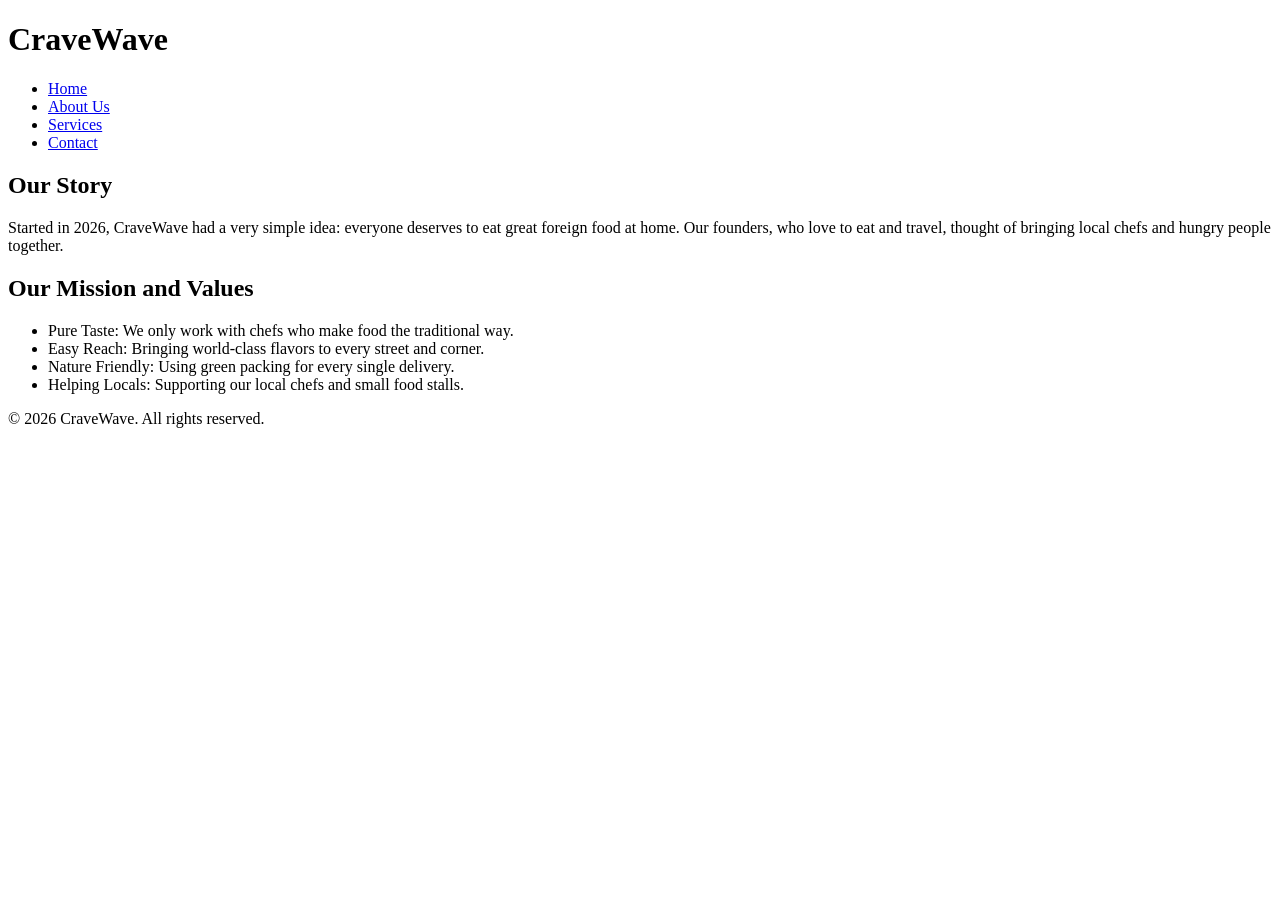
<file: Minor Project 1/cravewave-core/about.html>
<!DOCTYPE html>
<html lang="en">
<head>
    <meta charset="UTF-8">
    <meta name="viewport" content="width=device-width, initial-scale=1.0">
    <title>About Us - CraveWave</title>
</head>
<body>
    <header role="banner">
        <h1>CraveWave</h1>
        <nav role="navigation" aria-label="Main Navigation">
            <ul>
                <li><a href="index.html">Home</a></li>
                <li><a href="about.html" aria-current="page">About Us</a></li>
                <li><a href="services.html">Services</a></li>
                <li><a href="contact.html">Contact</a></li>
            </ul>
        </nav>
    </header>
    <main role="main">
        <article>
            <h2>Our Story</h2>
            <p>Started in 2026, CraveWave had a very simple idea: everyone deserves to eat great foreign food at home. Our founders, who love to eat and travel, thought of bringing local chefs and hungry people together.</p>
        </article>
        <section>
            <h2>Our Mission and Values</h2>
            <ul>
                <li>Pure Taste: We only work with chefs who make food the traditional way.</li>
                <li>Easy Reach: Bringing world-class flavors to every street and corner.</li>
                <li>Nature Friendly: Using green packing for every single delivery.</li>
                <li>Helping Locals: Supporting our local chefs and small food stalls.</li>
            </ul>
        </section>
    </main>
    <footer role="contentinfo">
        <p>&copy; 2026 CraveWave. All rights reserved.</p>
    </footer>
</body>
</html>
</file>
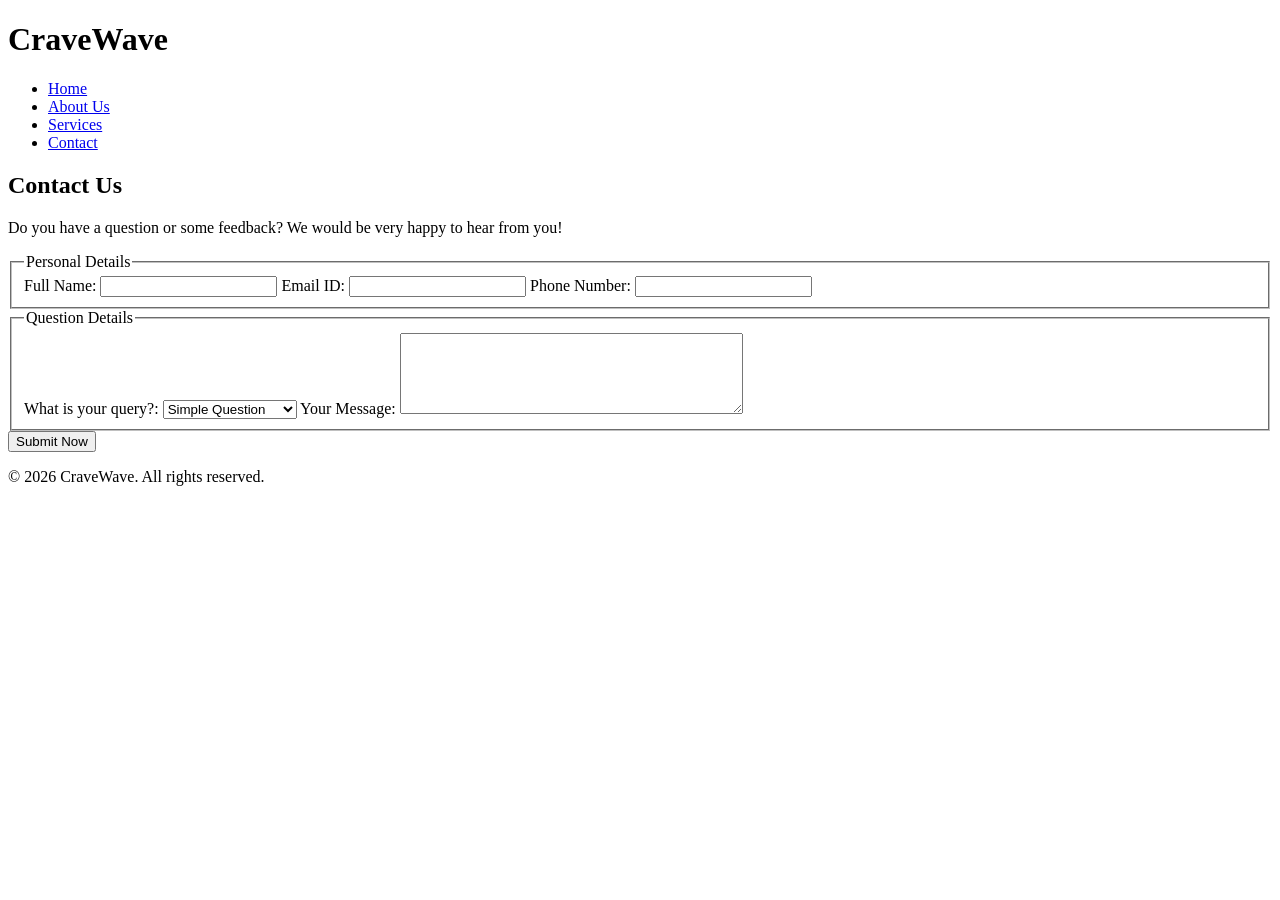
<file: Minor Project 1/cravewave-core/contact.html>
<!DOCTYPE html>
<html lang="en">
<head>
    <meta charset="UTF-8">
    <meta name="viewport" content="width=device-width, initial-scale=1.0">
    <title>Contact - CraveWave</title>
</head>
<body>
    <header role="banner">
        <h1>CraveWave</h1>
        <nav role="navigation" aria-label="Main Navigation">
            <ul>
                <li><a href="index.html">Home</a></li>
                <li><a href="about.html">About Us</a></li>
                <li><a href="services.html">Services</a></li>
                <li><a href="contact.html" aria-current="page">Contact</a></li>
            </ul>
        </nav>
    </header>
    <main role="main">
        <section>
            <h2>Contact Us</h2>
            <p>Do you have a question or some feedback? We would be very happy to hear from you!</p>
            <form action="/submit-contact" method="post">
                <fieldset>
                    <legend>Personal Details</legend>
                    
                    <label for="fullName">Full Name:</label>
                    <input type="text" id="fullName" name="fullName" required aria-required="true">
                    
                    <label for="emailAddress">Email ID:</label>
                    <input type="email" id="emailAddress" name="emailAddress" required aria-required="true">
                    
                    <label for="phoneNumber">Phone Number:</label>
                    <input type="tel" id="phoneNumber" name="phoneNumber">
                </fieldset>
                
                <fieldset>
                    <legend>Question Details</legend>
                    
                    <label for="inquiryType">What is your query?:</label>
                    <select id="inquiryType" name="inquiryType">
                        <option value="general">Simple Question</option>
                        <option value="support">Customer Help</option>
                        <option value="feedback">Feedback</option>
                        <option value="partnership">Business Team Up</option>
                    </select>
                    
                    <label for="messageBody">Your Message:</label>
                    <textarea id="messageBody" name="messageBody" rows="5" cols="40" required aria-required="true"></textarea>
                </fieldset>
                
                <button type="submit">Submit Now</button>
            </form>
        </section>
    </main>
    <footer role="contentinfo">
        <p>&copy; 2026 CraveWave. All rights reserved.</p>
    </footer>
</body>
</html>
</file>
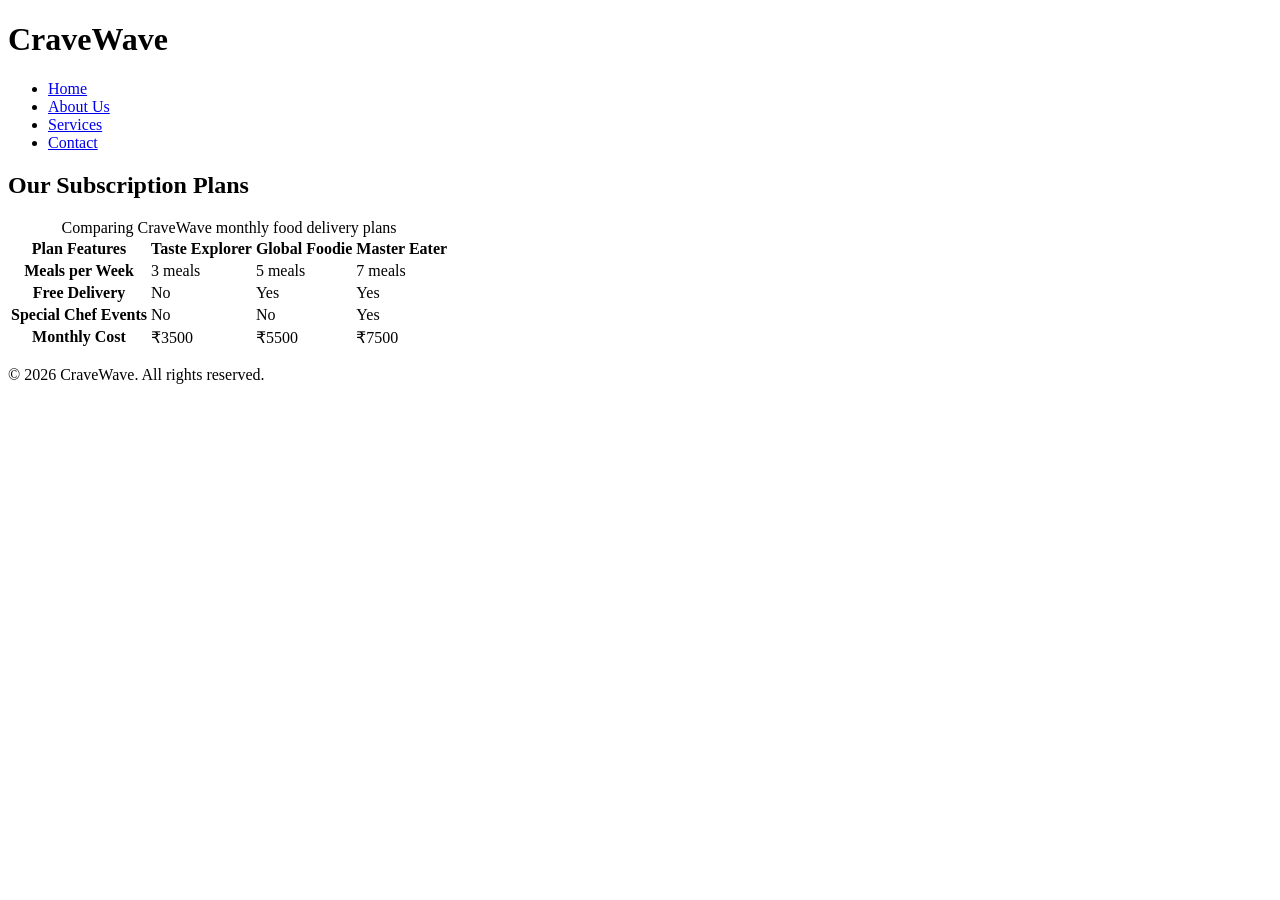
<file: Minor Project 1/cravewave-core/services.html>
<!DOCTYPE html>
<html lang="en">
<head>
    <meta charset="UTF-8">
    <meta name="viewport" content="width=device-width, initial-scale=1.0">
    <title>Services - CraveWave</title>
</head>
<body>
    <header role="banner">
        <h1>CraveWave</h1>
        <nav role="navigation" aria-label="Main Navigation">
            <ul>
                <li><a href="index.html">Home</a></li>
                <li><a href="about.html">About Us</a></li>
                <li><a href="services.html" aria-current="page">Services</a></li>
                <li><a href="contact.html">Contact</a></li>
            </ul>
        </nav>
    </header>
    <main role="main">
        <section>
            <h2>Our Subscription Plans</h2>
            <table>
                <caption>Comparing CraveWave monthly food delivery plans</caption>
                <thead>
                    <tr>
                        <th scope="col">Plan Features</th>
                        <th scope="col">Taste Explorer</th>
                        <th scope="col">Global Foodie</th>
                        <th scope="col">Master Eater</th>
                    </tr>
                </thead>
                <tbody>
                    <tr>
                        <th scope="row">Meals per Week</th>
                        <td>3 meals</td>
                        <td>5 meals</td>
                        <td>7 meals</td>
                    </tr>
                    <tr>
                        <th scope="row">Free Delivery</th>
                        <td>No</td>
                        <td>Yes</td>
                        <td>Yes</td>
                    </tr>
                    <tr>
                        <th scope="row">Special Chef Events</th>
                        <td>No</td>
                        <td>No</td>
                        <td>Yes</td>
                    </tr>
                    <tr>
                        <th scope="row">Monthly Cost</th>
                        <td>₹3500</td>
                        <td>₹5500</td>
                        <td>₹7500</td>
                    </tr>
                </tbody>
            </table>
        </section>
    </main>
    <footer role="contentinfo">
        <p>&copy; 2026 CraveWave. All rights reserved.</p>
    </footer>
</body>
</html>
</file>
<file: Minor Project 2/style.css>
/* ==========================================================================
   CSS Variables & Theme Setup
   ========================================================================== */
:root {
    /* Light Theme (Default) - Refined and Professional */
    --color-bg: #fdfbf7;
    --bg-gradient: radial-gradient(at 0% 0%, hsla(33, 100%, 82%, 0.45) 0px, transparent 50%),
                   radial-gradient(at 100% 0%, hsla(11, 100%, 76%, 0.45) 0px, transparent 50%),
                   radial-gradient(at 100% 100%, hsla(45, 100%, 75%, 0.45) 0px, transparent 50%),
                   radial-gradient(at 0% 100%, hsla(340, 100%, 76%, 0.45) 0px, transparent 50%);
    --color-bg-surface: rgba(255, 255, 255, 0.55);
    --glass-blur: blur(20px);
    --glass-border: 1px solid rgba(255, 255, 255, 0.4);
    --color-text: #2c2925;
    --color-text-muted: #757068;
    --color-primary: #e04b4b;
    --color-primary-hover: #c43838;
    --color-border: #e6e2d8;
    --color-shadow: rgba(44, 41, 37, 0.08);
    
    /* Typography */
    --font-primary: 'Inter', sans-serif;
    --font-heading: 'Outfit', sans-serif;
    
    /* Spacing */
    --spacing-xs: 0.5rem;
    --spacing-sm: 1rem;
    --spacing-md: 2rem;
    --spacing-lg: 4rem;
    --spacing-xl: 6rem;
    
    /* Transitions */
    --transition-fast: 0.2s ease-in-out;
    --transition-normal: 0.3s ease-in-out;
}

/* Reset */
*, *::before, *::after {
    box-sizing: border-box;
    margin: 0;
    padding: 0;
}

body {
    font-family: var(--font-primary);
    background-color: var(--color-bg);
    color: var(--color-text);
    line-height: 1.6;
    overflow-x: hidden;
}

a {
    text-decoration: none;
    color: inherit;
}

ul {
    list-style: none;
}

img {
    max-width: 100%;
    display: block;
}

/* ==========================================================================
   Theme Toggle Hack (Dark Mode)
   ========================================================================== */
.theme-toggle__input {
    display: none;
}

/* When checkbox is checked, modify variables on the sibling .app-wrapper and its children */
.theme-toggle__input:checked ~ .app-wrapper {
    /* Dark Theme - Elegant Slate */
    --color-bg: #1a0f14;
    --bg-gradient: radial-gradient(at 0% 0%, hsla(340, 100%, 25%, 0.4) 0px, transparent 50%),
                   radial-gradient(at 100% 0%, hsla(11, 100%, 30%, 0.4) 0px, transparent 50%),
                   radial-gradient(at 100% 100%, hsla(280, 100%, 20%, 0.4) 0px, transparent 50%),
                   radial-gradient(at 0% 100%, hsla(33, 100%, 25%, 0.4) 0px, transparent 50%);
    --color-bg-surface: rgba(20, 15, 18, 0.65);
    --glass-border: 1px solid rgba(255, 255, 255, 0.05);
    --color-text: #f0f0f2;
    --color-text-muted: #a1a1aa;
    --color-primary: #ff5c5c;
    --color-primary-hover: #ff7a7a;
    --color-border: #2c2c35;
    --color-shadow: rgba(0, 0, 0, 0.4);
}

/* Apply background and text colors to the wrapper */
.app-wrapper {
    background-color: var(--color-bg);
    background-image: var(--bg-gradient);
    color: var(--color-text);
    min-height: 100vh;
    transition: background-color var(--transition-normal), color var(--transition-normal);
    position: relative;
    z-index: 1;
}

/* Authentic texture overlay */
.app-wrapper::before {
    content: "";
    position: fixed;
    top: 0; 
    left: 0; 
    width: 100vw; 
    height: 100vh;
    background-image: url("data:image/svg+xml,%3Csvg viewBox='0 0 200 200' xmlns='http://www.w3.org/2000/svg'%3E%3Cfilter id='noiseFilter'%3E%3CfeTurbulence type='fractalNoise' baseFrequency='0.7' numOctaves='3' stitchTiles='stitch'/%3E%3C/filter%3E%3Crect width='100%25' height='100%25' filter='url(%23noiseFilter)' opacity='0.08'/%3E%3C/svg%3E");
    pointer-events: none;
    z-index: -1;
}

/* ==========================================================================
   Layout Helpers
   ========================================================================== */
.container {
    width: 100%;
    padding: 0 var(--spacing-sm);
    margin: 0 auto;
}

@media (min-width: 375px) {
    .container {
        padding: 0 var(--spacing-md);
    }
}

@media (min-width: 768px) {
    .container {
        max-width: 720px;
    }
}

@media (min-width: 1440px) {
    .container {
        max-width: 1200px;
    }
}

/* ==========================================================================
   Header & Navigation
   ========================================================================== */
.header {
    background-color: var(--color-bg-surface);
    backdrop-filter: var(--glass-blur);
    -webkit-backdrop-filter: var(--glass-blur);
    border-bottom: var(--glass-border);
    box-shadow: 0 4px 20px var(--color-shadow);
    position: sticky;
    top: 0;
    z-index: 100;
    transition: background-color var(--transition-normal);
}

.header__container {
    display: flex;
    justify-content: space-between;
    align-items: center;
    height: 70px;
}

.logo {
    font-family: var(--font-heading);
    font-size: 1.5rem;
    font-weight: 700;
    color: var(--color-primary);
}

/* Hamburger & Checkbox Hack */
.nav__toggle-input {
    display: none;
}

.nav__toggle-label {
    cursor: pointer;
    display: block;
    width: 30px;
    height: 20px;
    position: relative;
    z-index: 200;
}

.nav__toggle-icon,
.nav__toggle-icon::before,
.nav__toggle-icon::after {
    content: '';
    display: block;
    width: 100%;
    height: 2px;
    background-color: var(--color-text);
    position: absolute;
    transition: transform var(--transition-fast), opacity var(--transition-fast);
}

.nav__toggle-icon {
    top: 9px;
}

.nav__toggle-icon::before {
    top: -9px;
}

.nav__toggle-icon::after {
    top: 9px;
}

/* Nav Menu */
.nav {
    position: absolute;
    top: 100%;
    left: 0;
    width: 100%;
    background-color: var(--color-bg-surface);
    backdrop-filter: var(--glass-blur);
    -webkit-backdrop-filter: var(--glass-blur);
    border-bottom: var(--glass-border);
    max-height: 0;
    overflow: hidden;
    transition: max-height var(--transition-normal) ease-in-out;
    box-shadow: 0 4px 6px var(--color-shadow);
}

.nav__menu {
    display: flex;
    flex-direction: column;
    padding: 0 var(--spacing-md);
}

.nav__item {
    padding: var(--spacing-sm) 0;
    border-bottom: 1px solid var(--color-border);
}

.nav__item:last-child {
    border-bottom: none;
}

.nav__link {
    font-size: 1.1rem;
    font-weight: 600;
    transition: color var(--transition-fast);
}

.nav__link:hover {
    color: var(--color-primary);
}

/* Hamburger Checkbox Checked State */
.nav__toggle-input:checked ~ .nav {
    max-height: 400px;
}

.nav__toggle-input:checked ~ .nav__toggle-label .nav__toggle-icon {
    background-color: transparent;
}

.nav__toggle-input:checked ~ .nav__toggle-label .nav__toggle-icon::before {
    transform: translateY(9px) rotate(45deg);
}

.nav__toggle-input:checked ~ .nav__toggle-label .nav__toggle-icon::after {
    transform: translateY(-9px) rotate(-45deg);
}

/* Theme Toggle Button */
.theme-toggle__label {
    cursor: pointer;
    display: flex;
    align-items: center;
    justify-content: center;
    width: 44px;
    height: 44px;
    border-radius: 50%;
    background-color: transparent;
    color: var(--color-text);
    transition: color var(--transition-fast), transform var(--transition-fast);
}

.theme-toggle__label:hover {
    transform: scale(1.1);
    color: var(--color-primary);
}

.theme-toggle__icon {
    width: 24px;
    height: 24px;
}

.theme-toggle__icon--moon {
    display: none;
}

/* Toggle visibility based on checked state */
.theme-toggle__input:checked ~ .app-wrapper .theme-toggle__icon--sun {
    display: none;
}

.theme-toggle__input:checked ~ .app-wrapper .theme-toggle__icon--moon {
    display: block;
}

/* Desktop Navigation Media Query */
@media (min-width: 768px) {
    .nav__toggle-label {
        display: none;
    }
    
    .nav {
        position: static;
        max-height: none;
        overflow: visible;
        background-color: transparent;
        backdrop-filter: none;
        -webkit-backdrop-filter: none;
        border: none;
        box-shadow: none;
        width: auto;
    }
    
    .nav__menu {
        flex-direction: row;
        gap: var(--spacing-md);
        padding: 0;
    }
    
    .nav__item {
        padding: 0;
        border: none;
    }
}

/* ==========================================================================
   Hero Section
   ========================================================================== */
.hero {
    padding: var(--spacing-xl) 0;
    text-align: center;
    display: flex;
    align-items: center;
    justify-content: center;
    min-height: 70vh;
    /* Hero Image from Unsplash */
    background: linear-gradient(rgba(0,0,0,0.6), rgba(0,0,0,0.6)), url('https://images.unsplash.com/photo-1517248135467-4c7edcad34c4?ixlib=rb-4.0.3&auto=format&fit=crop&w=1920&q=80') center/cover no-repeat;
    color: #ffffff;
}

.hero__content {
    animation: fadeUp 1s ease-out forwards;
    opacity: 0;
    transform: translateY(30px);
}

@keyframes fadeUp {
    to {
        opacity: 1;
        transform: translateY(0);
    }
}

.hero__title {
    font-family: var(--font-heading);
    font-size: 2.5rem;
    line-height: 1.2;
    margin-bottom: var(--spacing-sm);
}

.hero__text {
    font-size: 1.1rem;
    max-width: 600px;
    margin: 0 auto var(--spacing-md);
    opacity: 0.9;
}

.btn {
    display: inline-block;
    padding: 0.8rem 1.5rem;
    border-radius: 4px;
    font-weight: 600;
    text-transform: uppercase;
    letter-spacing: 1px;
    transition: background-color var(--transition-fast), transform var(--transition-fast);
}

.btn--primary {
    background-color: var(--color-primary);
    color: #ffffff;
}

.btn--primary:hover {
    background-color: var(--color-primary-hover);
    transform: translateY(-2px);
}

@media (min-width: 768px) {
    .hero__title {
        font-size: 4rem;
    }
    
    .hero__text {
        font-size: 1.25rem;
    }
}

/* ==========================================================================
   Menu Section (CSS Grid)
   ========================================================================== */
.menu {
    padding: var(--spacing-xl) 0;
}

.menu__title {
    font-family: var(--font-heading);
    font-size: 2rem;
    text-align: center;
    margin-bottom: var(--spacing-lg);
}

.menu__grid {
    display: grid;
    gap: var(--spacing-md);
    /* Mobile (375px) default - 1 column */
    grid-template-columns: 1fr;
}

/* Tablet (768px) - 2 columns */
@media (min-width: 768px) {
    .menu__grid {
        grid-template-columns: repeat(2, 1fr);
    }
}

/* Desktop (1440px) - 4 columns */
@media (min-width: 1440px) {
    .menu__grid {
        grid-template-columns: repeat(4, 1fr);
    }
}

.menu__card {
    background-color: var(--color-bg-surface);
    backdrop-filter: var(--glass-blur);
    -webkit-backdrop-filter: var(--glass-blur);
    border: var(--glass-border);
    border-radius: 8px;
    overflow: hidden;
    box-shadow: 0 4px 6px var(--color-shadow);
    transition: transform var(--transition-normal), box-shadow var(--transition-normal);
    display: flex;
    flex-direction: column;
}

.menu__card:hover {
    transform: translateY(-5px);
    box-shadow: 0 10px 20px var(--color-shadow);
}

.menu__card-image {
    height: 200px;
    background-color: var(--color-border);
    background-size: cover;
    background-position: center;
}

/* Authentic food images for the menu cards */
.menu__card-image--1 { background-image: url('images/butter_chicken.png'); }
.menu__card-image--2 { background-image: url('images/paneer_tikka.png'); }
.menu__card-image--3 { background-image: url('images/garlic_naan.png'); }
.menu__card-image--4 { background-image: url('images/lamb_rogan_josh.png'); }
.menu__card-image--5 { background-image: url('images/biryani.png'); }
.menu__card-image--6 { background-image: url('images/palak_paneer.png'); }
.menu__card-image--7 { background-image: url('images/dal_makhani.png'); }
.menu__card-image--8 { background-image: url('images/gulab_jamun.png'); }

.menu__card-content {
    padding: var(--spacing-sm);
    display: flex;
    flex-direction: column;
    flex-grow: 1;
}

.menu__card-title {
    font-family: var(--font-heading);
    font-size: 1.25rem;
    margin-bottom: var(--spacing-xs);
}

.menu__card-desc {
    color: var(--color-text-muted);
    font-size: 0.9rem;
    margin-bottom: var(--spacing-sm);
    flex-grow: 1;
}

.menu__card-price {
    font-weight: 700;
    color: var(--color-primary);
    font-size: 1.1rem;
}

/* ==========================================================================
   About Section
   ========================================================================== */
.about {
    padding: var(--spacing-xl) 0;
    background-color: var(--color-bg-surface);
    backdrop-filter: var(--glass-blur);
    -webkit-backdrop-filter: var(--glass-blur);
    border-top: var(--glass-border);
    border-bottom: var(--glass-border);
}

.about__container {
    display: grid;
    gap: var(--spacing-lg);
    align-items: center;
}

@media (min-width: 768px) {
    .about__container {
        grid-template-columns: 1fr 1fr;
    }
}

.about__title {
    font-family: var(--font-heading);
    font-size: 2rem;
    margin-bottom: var(--spacing-md);
}

.about__text {
    margin-bottom: var(--spacing-sm);
    color: var(--color-text-muted);
    font-size: 1.1rem;
}

.about__image-wrapper {
    border-radius: 8px;
    overflow: hidden;
    box-shadow: 0 4px 15px var(--color-shadow);
}

.about__image {
    width: 100%;
    height: 100%;
    object-fit: cover;
}

/* ==========================================================================
   Contact Section
   ========================================================================== */
.contact {
    padding: var(--spacing-xl) 0;
}

.contact__title {
    font-family: var(--font-heading);
    font-size: 2rem;
    text-align: center;
    margin-bottom: var(--spacing-lg);
}

.contact__grid {
    display: grid;
    gap: var(--spacing-lg);
}

@media (min-width: 768px) {
    .contact__grid {
        grid-template-columns: 1fr 2fr;
    }
}

.contact__info {
    background-color: var(--color-bg-surface);
    backdrop-filter: var(--glass-blur);
    -webkit-backdrop-filter: var(--glass-blur);
    border: var(--glass-border);
    padding: var(--spacing-md);
    border-radius: 8px;
    box-shadow: 0 4px 15px var(--color-shadow);
}

.contact__subtitle {
    font-family: var(--font-heading);
    font-size: 1.25rem;
    margin-bottom: var(--spacing-xs);
    color: var(--color-primary);
}

.contact__text {
    margin-bottom: var(--spacing-md);
    color: var(--color-text-muted);
}

.contact__form {
    display: flex;
    flex-direction: column;
    gap: var(--spacing-sm);
}

.contact__input {
    width: 100%;
    padding: 1rem;
    border: 1px solid var(--color-border);
    border-radius: 4px;
    background-color: var(--color-bg-surface);
    color: var(--color-text);
    font-family: var(--font-primary);
    font-size: 1rem;
    transition: border-color var(--transition-fast), box-shadow var(--transition-fast);
}

.contact__input:focus {
    outline: none;
    border-color: var(--color-primary);
    box-shadow: 0 0 0 2px rgba(224, 75, 75, 0.2);
}

.contact__textarea {
    resize: vertical;
}

.contact__btn {
    align-self: flex-start;
    border: none;
    cursor: pointer;
    font-family: var(--font-primary);
    font-size: 1rem;
}

/* ==========================================================================
   Footer
   ========================================================================== */
.footer {
    background-color: var(--color-bg-surface);
    backdrop-filter: var(--glass-blur);
    -webkit-backdrop-filter: var(--glass-blur);
    border-top: var(--glass-border);
    padding: var(--spacing-md) 0;
    text-align: center;
}

.footer__text {
    color: var(--color-text-muted);
    font-size: 0.9rem;
}
</file>
<file: Minor Project 4/style.css>
/* ==========================================================================
   HabitPulse — Responsive CSS3 Design System & Theme Engine
   Vanilla CSS with CSS Custom Properties, Glassmorphism, & Fluid Responsive Grid
   ========================================================================== */

/* --------------------------------------------------------------------------
   1. CSS Custom Properties / Design Tokens
   -------------------------------------------------------------------------- */
:root {
  /* Color Palette (Dark Theme Default) */
  --bg-base: #0a0f1d;
  --bg-surface: #111827;
  --bg-surface-elevated: #1e293b;
  --bg-glass: rgba(17, 24, 39, 0.75);
  --bg-glass-card: rgba(30, 41, 59, 0.65);
  --bg-glass-hover: rgba(51, 65, 85, 0.75);
  --card-border: rgba(255, 255, 255, 0.08);
  --card-border-glow: rgba(99, 102, 241, 0.3);
  --card-bg-subtle: rgba(255, 255, 255, 0.05);

  /* Typography Colors */
  --text-main: #f8fafc;
  --text-muted: #94a3b8;
  --text-dim: #64748b;
  --text-inverse: #0f172a;

  /* Accent & Status Colors */
  --primary: #6366f1;
  --primary-hover: #4f46e5;
  --primary-light: rgba(99, 102, 241, 0.15);
  --primary-glow: 0 0 25px rgba(99, 102, 241, 0.35);

  --success: #10b981;
  --success-hover: #059669;
  --success-light: rgba(16, 185, 129, 0.15);
  --success-glow: 0 0 20px rgba(16, 185, 129, 0.35);

  --danger: #ef4444;
  --danger-hover: #dc2626;
  --danger-light: rgba(239, 68, 68, 0.15);

  --warning: #f59e0b;
  --warning-light: rgba(245, 158, 11, 0.15);

  --info: #3b82f6;

  /* Layout & Spacing */
  --radius-sm: 8px;
  --radius-md: 14px;
  --radius-lg: 20px;
  --radius-xl: 28px;
  --radius-full: 9999px;

  /* Shadows */
  --shadow-sm: 0 2px 8px rgba(0, 0, 0, 0.2);
  --shadow-md: 0 8px 24px rgba(0, 0, 0, 0.3);
  --shadow-lg: 0 16px 40px rgba(0, 0, 0, 0.45);
  --shadow-glow: 0 8px 32px rgba(99, 102, 241, 0.25);

  /* Transitions */
  --transition-fast: 0.15s cubic-bezier(0.4, 0, 0.2, 1);
  --transition-normal: 0.25s cubic-bezier(0.4, 0, 0.2, 1);
  --transition-bounce: 0.35s cubic-bezier(0.34, 1.56, 0.64, 1);

  /* Font Stack */
  --font-family: 'Plus Jakarta Sans', -apple-system, BlinkMacSystemFont, 'Segoe UI', Roboto, Helvetica, Arial, sans-serif;
}

/* Light Theme Variables */
[data-theme="light"] {
  --bg-base: #f1f5f9;
  --bg-surface: #ffffff;
  --bg-surface-elevated: #f8fafc;
  --bg-glass: rgba(255, 255, 255, 0.85);
  --bg-glass-card: rgba(255, 255, 255, 0.75);
  --bg-glass-hover: rgba(241, 245, 249, 0.9);
  --card-border: rgba(0, 0, 0, 0.08);
  --card-border-glow: rgba(99, 102, 241, 0.25);
  --card-bg-subtle: rgba(0, 0, 0, 0.04);

  --text-main: #0f172a;
  --text-muted: #64748b;
  --text-dim: #94a3b8;
  --text-inverse: #ffffff;

  --primary: #4f46e5;
  --primary-hover: #4338ca;
  --primary-light: rgba(79, 70, 229, 0.1);
  --primary-glow: 0 0 20px rgba(79, 70, 229, 0.25);

  --shadow-sm: 0 2px 8px rgba(0, 0, 0, 0.04);
  --shadow-md: 0 8px 24px rgba(0, 0, 0, 0.08);
  --shadow-lg: 0 16px 40px rgba(0, 0, 0, 0.12);
}

/* --------------------------------------------------------------------------
   2. Reset & Global Styles
   -------------------------------------------------------------------------- */
*, *::before, *::after {
  box-sizing: border-box;
  margin: 0;
  padding: 0;
}

html {
  font-size: 16px;
  scroll-behavior: smooth;
  -webkit-text-size-adjust: 100%;
}

body {
  font-family: var(--font-family);
  background-color: var(--bg-base);
  color: var(--text-main);
  line-height: 1.5;
  min-height: 100vh;
  overflow-x: hidden;
  position: relative;
  transition: background-color var(--transition-normal), color var(--transition-normal);
}

/* Ambient Background Light Flares */
.bg-glow {
  position: fixed;
  border-radius: 50%;
  filter: blur(120px);
  pointer-events: none;
  z-index: 0;
  opacity: 0.45;
  transition: opacity var(--transition-normal);
}

.bg-glow-1 {
  width: 500px;
  height: 500px;
  background: radial-gradient(circle, #6366f1 0%, rgba(99, 102, 241, 0) 70%);
  top: -150px;
  right: -100px;
}

.bg-glow-2 {
  width: 450px;
  height: 450px;
  background: radial-gradient(circle, #10b981 0%, rgba(16, 185, 129, 0) 70%);
  bottom: 50px;
  left: -150px;
}

/* App Main Container */
.app-container {
  position: relative;
  z-index: 1;
  max-width: 1180px;
  margin: 0 auto;
  padding: 24px 20px 60px;
  display: flex;
  flex-direction: column;
  gap: 28px;
}

/* Glassmorphism Card Utility */
.glass-card {
  background: var(--bg-glass-card);
  backdrop-filter: blur(16px);
  -webkit-backdrop-filter: blur(16px);
  border: 1px solid var(--card-border);
  border-radius: var(--radius-lg);
  box-shadow: var(--shadow-md);
  transition: transform var(--transition-normal), box-shadow var(--transition-normal), border-color var(--transition-normal);
}

/* Screen reader only utility */
.sr-only {
  position: absolute;
  width: 1px;
  height: 1px;
  padding: 0;
  margin: -1px;
  overflow: hidden;
  clip: rect(0, 0, 0, 0);
  white-space: nowrap;
  border: 0;
}

.hidden {
  display: none !important;
}

/* --------------------------------------------------------------------------
   3. Header Section
   -------------------------------------------------------------------------- */
.app-header {
  display: flex;
  align-items: center;
  justify-content: space-between;
  gap: 16px;
  padding: 12px 0;
}

.header-brand {
  display: flex;
  align-items: center;
  gap: 14px;
}

.logo-badge {
  width: 46px;
  height: 46px;
  border-radius: var(--radius-md);
  background: linear-gradient(135deg, var(--primary) 0%, #a855f7 100%);
  display: flex;
  align-items: center;
  justify-content: center;
  color: #ffffff;
  box-shadow: var(--primary-glow);
  flex-shrink: 0;
}

.logo-icon {
  width: 26px;
  height: 26px;
}

.app-title {
  font-size: 1.5rem;
  font-weight: 800;
  letter-spacing: -0.03em;
  background: linear-gradient(135deg, var(--text-main) 40%, var(--primary) 100%);
  -webkit-background-clip: text;
  -webkit-text-fill-color: transparent;
}

.current-date {
  font-size: 0.85rem;
  color: var(--text-muted);
  font-weight: 500;
}

.header-actions {
  display: flex;
  align-items: center;
  gap: 12px;
}

/* Button System */
.btn {
  display: inline-flex;
  align-items: center;
  justify-content: center;
  gap: 8px;
  font-family: inherit;
  font-size: 0.925rem;
  font-weight: 600;
  padding: 10px 18px;
  border-radius: var(--radius-full);
  border: 1px solid transparent;
  cursor: pointer;
  outline: none;
  transition: all var(--transition-normal);
  user-select: none;
  white-space: nowrap;
}

.btn:active {
  transform: scale(0.97);
}

.btn-icon-svg {
  width: 18px;
  height: 18px;
}

.btn-primary {
  background: linear-gradient(135deg, var(--primary) 0%, #7c3aed 100%);
  color: #ffffff;
  box-shadow: 0 4px 14px rgba(99, 102, 241, 0.35);
}

.btn-primary:hover {
  background: linear-gradient(135deg, var(--primary-hover) 0%, #6d28d9 100%);
  box-shadow: 0 6px 20px rgba(99, 102, 241, 0.5);
  transform: translateY(-1px);
}

.btn-secondary {
  background: var(--bg-surface-elevated);
  color: var(--text-main);
  border-color: var(--card-border);
}

.btn-secondary:hover {
  background: var(--bg-glass-hover);
  border-color: var(--text-dim);
}

.btn-danger {
  background: var(--danger-light);
  color: var(--danger);
  border-color: rgba(239, 68, 68, 0.2);
}

.btn-danger:hover {
  background: var(--danger);
  color: #ffffff;
}

.btn-icon {
  width: 42px;
  height: 42px;
  padding: 0;
  border-radius: var(--radius-full);
  background: var(--bg-glass-card);
  border: 1px solid var(--card-border);
  color: var(--text-main);
}

.btn-icon:hover {
  background: var(--bg-glass-hover);
  border-color: var(--primary);
  color: var(--primary);
}

.btn-icon svg {
  width: 20px;
  height: 20px;
}

/* Theme Switcher Sun/Moon Toggle */
[data-theme="dark"] .theme-icon-sun {
  display: block;
}
[data-theme="dark"] .theme-icon-moon {
  display: none;
}
[data-theme="light"] .theme-icon-sun {
  display: none;
}
[data-theme="light"] .theme-icon-moon {
  display: block;
}

/* --------------------------------------------------------------------------
   4. Dashboard Hero & Stats Section
   -------------------------------------------------------------------------- */
.dashboard-hero {
  display: grid;
  grid-template-columns: 1.2fr 1.8fr;
  gap: 20px;
}

@media (max-width: 860px) {
  .dashboard-hero {
    grid-template-columns: 1fr;
  }
}

/* Hero Progress Radial Card */
.hero-progress-card {
  padding: 24px;
  display: flex;
  align-items: center;
  gap: 24px;
  background: linear-gradient(135deg, rgba(99, 102, 241, 0.12) 0%, var(--bg-glass-card) 100%);
  border: 1px solid var(--card-border-glow);
}

.progress-radial-container {
  position: relative;
  width: 105px;
  height: 105px;
  flex-shrink: 0;
}

.progress-ring-svg {
  width: 100%;
  height: 100%;
  transform: rotate(-90deg);
}

.progress-ring-bg {
  fill: none;
  stroke: var(--card-bg-subtle);
  stroke-width: 9;
}

.progress-ring-fill {
  fill: none;
  stroke: url(#progress-gradient);
  stroke: var(--primary);
  stroke-width: 9;
  stroke-linecap: round;
  stroke-dasharray: 314.159; /* 2 * PI * 50 */
  stroke-dashoffset: 314.159;
  transition: stroke-dashoffset 0.8s cubic-bezier(0.34, 1.56, 0.64, 1);
}

.progress-ring-content {
  position: absolute;
  top: 0;
  left: 0;
  width: 100%;
  height: 100%;
  display: flex;
  flex-direction: column;
  align-items: center;
  justify-content: center;
}

.progress-percentage {
  font-size: 1.35rem;
  font-weight: 800;
  color: var(--text-main);
  line-height: 1;
}

.progress-subtext {
  font-size: 0.65rem;
  color: var(--text-muted);
  text-transform: uppercase;
  letter-spacing: 0.05em;
  margin-top: 2px;
}

.hero-progress-info {
  flex: 1;
  display: flex;
  flex-direction: column;
  justify-content: center;
  gap: 12px;
}

.hero-greeting h2 {
  font-size: 1.15rem;
  font-weight: 700;
  color: var(--text-main);
  margin-bottom: 4px;
}

.hero-greeting p {
  font-size: 0.875rem;
  color: var(--text-muted);
}

.daily-progress-bar-wrapper {
  margin-top: 4px;
}

.progress-bar-track {
  width: 100%;
  height: 7px;
  background: var(--card-bg-subtle);
  border-radius: var(--radius-full);
  overflow: hidden;
}

.progress-bar-fill {
  height: 100%;
  background: linear-gradient(90deg, var(--primary) 0%, var(--success) 100%);
  border-radius: var(--radius-full);
  transition: width 0.6s cubic-bezier(0.4, 0, 0.2, 1);
}

/* Quick Stats Grid */
.stats-grid {
  display: grid;
  grid-template-columns: repeat(3, 1fr);
  gap: 16px;
}

@media (max-width: 580px) {
  .stats-grid {
    grid-template-columns: 1fr;
  }
}

.stat-card {
  padding: 20px;
  display: flex;
  align-items: center;
  gap: 16px;
}

.stat-card:hover {
  transform: translateY(-2px);
  border-color: var(--card-border-glow);
}

.stat-icon-wrapper {
  width: 44px;
  height: 44px;
  border-radius: var(--radius-md);
  display: flex;
  align-items: center;
  justify-content: center;
  flex-shrink: 0;
}

.stat-icon-wrapper svg {
  width: 22px;
  height: 22px;
}

.stat-fire {
  background: var(--warning-light);
  color: var(--warning);
}

.stat-target {
  background: var(--primary-light);
  color: var(--primary);
}

.stat-trophy {
  background: var(--success-light);
  color: var(--success);
}

.stat-content {
  display: flex;
  flex-direction: column;
}

.stat-label {
  font-size: 0.775rem;
  color: var(--text-muted);
  font-weight: 500;
  text-transform: uppercase;
  letter-spacing: 0.04em;
}

.stat-value {
  font-size: 1.25rem;
  font-weight: 800;
  color: var(--text-main);
  line-height: 1.2;
}

/* --------------------------------------------------------------------------
   5. Controls & Filter Bar
   -------------------------------------------------------------------------- */
.controls-section {
  display: flex;
  flex-direction: column;
  gap: 16px;
}

.search-sort-bar {
  display: flex;
  align-items: center;
  gap: 14px;
  flex-wrap: wrap;
}

.search-input-wrapper {
  position: relative;
  flex: 1;
  min-width: 240px;
}

.search-icon {
  position: absolute;
  left: 14px;
  top: 50%;
  transform: translateY(-50%);
  width: 18px;
  height: 18px;
  color: var(--text-dim);
  pointer-events: none;
}

.search-input {
  width: 100%;
  padding: 10px 38px 10px 42px;
  background: var(--bg-glass-card);
  border: 1px solid var(--card-border);
  border-radius: var(--radius-full);
  color: var(--text-main);
  font-family: inherit;
  font-size: 0.9rem;
  outline: none;
  transition: all var(--transition-normal);
}

.search-input:focus {
  border-color: var(--primary);
  box-shadow: 0 0 0 3px var(--primary-light);
}

.search-input::placeholder {
  color: var(--text-dim);
}

.clear-search-btn {
  position: absolute;
  right: 12px;
  top: 50%;
  transform: translateY(-50%);
  background: none;
  border: none;
  color: var(--text-dim);
  font-size: 0.85rem;
  cursor: pointer;
  padding: 4px;
  border-radius: 50%;
}

.clear-search-btn:hover {
  color: var(--text-main);
}

/* Status Filter Tabs */
.status-filters {
  display: flex;
  background: var(--bg-surface-elevated);
  padding: 4px;
  border-radius: var(--radius-full);
  border: 1px solid var(--card-border);
}

.status-tab {
  background: transparent;
  border: none;
  padding: 6px 14px;
  border-radius: var(--radius-full);
  color: var(--text-muted);
  font-family: inherit;
  font-size: 0.85rem;
  font-weight: 600;
  cursor: pointer;
  transition: all var(--transition-fast);
}

.status-tab:hover {
  color: var(--text-main);
}

.status-tab.active {
  background: var(--primary);
  color: #ffffff;
  box-shadow: var(--shadow-sm);
}

/* Sort Select Dropdown */
.sort-wrapper {
  position: relative;
}

.sort-select {
  padding: 10px 18px;
  background: var(--bg-glass-card);
  border: 1px solid var(--card-border);
  border-radius: var(--radius-full);
  color: var(--text-main);
  font-family: inherit;
  font-size: 0.875rem;
  font-weight: 500;
  outline: none;
  cursor: pointer;
  transition: border-color var(--transition-fast);
}

.sort-select:focus {
  border-color: var(--primary);
}

/* Category Filter Pills */
.category-filters-container {
  display: flex;
  align-items: center;
  gap: 12px;
  overflow-x: auto;
  padding-bottom: 4px;
}

.category-filters-container::-webkit-scrollbar {
  height: 4px;
}
.category-filters-container::-webkit-scrollbar-thumb {
  background: var(--card-border);
  border-radius: 4px;
}

.category-filter-label {
  font-size: 0.825rem;
  font-weight: 600;
  color: var(--text-dim);
  text-transform: uppercase;
  letter-spacing: 0.05em;
  flex-shrink: 0;
}

.category-pills-list {
  display: flex;
  align-items: center;
  gap: 8px;
}

.category-pill {
  display: inline-flex;
  align-items: center;
  gap: 7px;
  padding: 6px 14px;
  background: var(--bg-glass-card);
  border: 1px solid var(--card-border);
  border-radius: var(--radius-full);
  color: var(--text-muted);
  font-family: inherit;
  font-size: 0.85rem;
  font-weight: 500;
  cursor: pointer;
  transition: all var(--transition-fast);
  white-space: nowrap;
}

.category-pill:hover {
  background: var(--bg-glass-hover);
  color: var(--text-main);
}

.category-pill.active {
  background: var(--primary-light);
  border-color: var(--primary);
  color: var(--primary);
  font-weight: 700;
}

.pill-dot {
  width: 8px;
  height: 8px;
  border-radius: 50%;
  display: inline-block;
}

/* --------------------------------------------------------------------------
   6. Habits Grid & Dynamic Cards
   -------------------------------------------------------------------------- */
.habits-section {
  display: flex;
  flex-direction: column;
  gap: 18px;
}

.habits-header {
  display: flex;
  align-items: center;
  justify-content: space-between;
  padding: 0 4px;
}

.section-title {
  font-size: 1.2rem;
  font-weight: 700;
  display: flex;
  align-items: center;
  gap: 10px;
}

.habit-count-badge {
  font-size: 0.775rem;
  background: var(--primary-light);
  color: var(--primary);
  padding: 2px 9px;
  border-radius: var(--radius-full);
  font-weight: 700;
}

.week-indicator-caption {
  font-size: 0.8rem;
  color: var(--text-dim);
  font-weight: 500;
}

.habits-grid {
  display: grid;
  grid-template-columns: repeat(auto-fill, minmax(360px, 1fr));
  gap: 20px;
}

@media (max-width: 440px) {
  .habits-grid {
    grid-template-columns: 1fr;
  }
}

/* Individual Habit Card */
.habit-card {
  padding: 22px;
  display: flex;
  flex-direction: column;
  gap: 18px;
  position: relative;
  overflow: hidden;
  transition: all var(--transition-normal);
}

.habit-card::before {
  content: '';
  position: absolute;
  top: 0;
  left: 0;
  width: 4px;
  height: 100%;
  background: var(--card-accent, var(--primary));
  opacity: 0.8;
  border-radius: 4px 0 0 4px;
}

.habit-card:hover {
  transform: translateY(-3px);
  border-color: rgba(255, 255, 255, 0.16);
  box-shadow: var(--shadow-lg);
}

.habit-card.completed-today {
  border-color: rgba(16, 185, 129, 0.35);
  background: linear-gradient(135deg, rgba(16, 185, 129, 0.06) 0%, var(--bg-glass-card) 100%);
}

/* Card Header */
.habit-card-top {
  display: flex;
  align-items: flex-start;
  justify-content: space-between;
  gap: 12px;
}

.habit-header-main {
  display: flex;
  align-items: center;
  gap: 14px;
  flex: 1;
}

.habit-emoji-badge {
  width: 48px;
  height: 48px;
  border-radius: var(--radius-md);
  font-size: 1.4rem;
  display: flex;
  align-items: center;
  justify-content: center;
  background: var(--badge-bg, rgba(99, 102, 241, 0.15));
  border: 1px solid var(--badge-border, rgba(99, 102, 241, 0.3));
  flex-shrink: 0;
  box-shadow: 0 4px 12px rgba(0, 0, 0, 0.15);
}

.habit-meta-info {
  display: flex;
  flex-direction: column;
  gap: 4px;
  min-width: 0;
}

.habit-title-row {
  display: flex;
  align-items: center;
  gap: 8px;
}

.habit-title {
  font-size: 1.05rem;
  font-weight: 700;
  color: var(--text-main);
  overflow: hidden;
  text-overflow: ellipsis;
  white-space: nowrap;
  cursor: pointer;
}

.habit-title:hover {
  color: var(--primary);
}

.habit-tags-row {
  display: flex;
  align-items: center;
  gap: 6px;
  flex-wrap: wrap;
}

.habit-category-tag {
  font-size: 0.725rem;
  font-weight: 600;
  padding: 2px 8px;
  border-radius: var(--radius-full);
  background: var(--card-bg-subtle);
  color: var(--text-muted);
}

.habit-freq-tag {
  font-size: 0.725rem;
  font-weight: 500;
  color: var(--text-dim);
}

.card-actions-menu {
  display: flex;
  align-items: center;
  gap: 4px;
}

.card-action-btn {
  background: transparent;
  border: none;
  color: var(--text-dim);
  padding: 6px;
  border-radius: var(--radius-sm);
  cursor: pointer;
  display: flex;
  align-items: center;
  justify-content: center;
  transition: all var(--transition-fast);
}

.card-action-btn:hover {
  color: var(--text-main);
  background: var(--card-bg-subtle);
}

.card-action-btn.delete-btn:hover {
  color: var(--danger);
  background: var(--danger-light);
}

.card-action-btn svg {
  width: 16px;
  height: 16px;
}

/* Streak and Motivation Row */
.habit-card-stats {
  display: flex;
  align-items: center;
  justify-content: space-between;
  background: var(--card-bg-subtle);
  padding: 10px 14px;
  border-radius: var(--radius-md);
}

.streak-indicator {
  display: flex;
  align-items: center;
  gap: 6px;
  font-size: 0.875rem;
  font-weight: 700;
  color: var(--text-main);
}

.streak-icon {
  font-size: 1.1rem;
}

.streak-fire-active {
  animation: flameGlow 2s ease-in-out infinite alternate;
}

@keyframes flameGlow {
  0% { transform: scale(1); filter: drop-shadow(0 0 2px #f59e0b); }
  100% { transform: scale(1.15); filter: drop-shadow(0 0 8px #ef4444); }
}

.best-streak-text {
  font-size: 0.775rem;
  color: var(--text-muted);
  font-weight: 500;
}

/* 7-Day History Mini Strip */
.week-tracker-strip {
  display: flex;
  align-items: center;
  justify-content: space-between;
  gap: 6px;
}

.week-day-slot {
  display: flex;
  flex-direction: column;
  align-items: center;
  gap: 6px;
  flex: 1;
}

.day-label {
  font-size: 0.7rem;
  font-weight: 600;
  color: var(--text-dim);
  text-transform: uppercase;
}

.day-bubble-btn {
  width: 32px;
  height: 32px;
  border-radius: 50%;
  background: var(--card-bg-subtle);
  border: 1px solid var(--card-border);
  color: var(--text-muted);
  font-size: 0.75rem;
  font-weight: 700;
  display: flex;
  align-items: center;
  justify-content: center;
  cursor: pointer;
  transition: all var(--transition-bounce);
  outline: none;
}

.day-bubble-btn:hover {
  border-color: var(--primary);
  transform: scale(1.12);
}

.day-bubble-btn.completed {
  background: var(--card-accent, var(--success));
  border-color: var(--card-accent, var(--success));
  color: #ffffff;
  box-shadow: 0 2px 8px rgba(16, 185, 129, 0.35);
}

.day-bubble-btn.is-today {
  border: 2px solid var(--primary);
  font-weight: 800;
}

.day-bubble-btn.is-today:not(.completed) {
  animation: pulseToday 2s infinite;
}

@keyframes pulseToday {
  0% { box-shadow: 0 0 0 0 rgba(99, 102, 241, 0.5); }
  70% { box-shadow: 0 0 0 6px rgba(99, 102, 241, 0); }
  100% { box-shadow: 0 0 0 0 rgba(99, 102, 241, 0); }
}

/* Card Bottom Check / Complete Button */
.habit-card-footer {
  margin-top: 4px;
}

.complete-toggle-btn {
  width: 100%;
  padding: 11px 16px;
  border-radius: var(--radius-md);
  border: 1px solid var(--card-border);
  background: var(--bg-surface-elevated);
  color: var(--text-main);
  font-family: inherit;
  font-size: 0.9rem;
  font-weight: 700;
  display: flex;
  align-items: center;
  justify-content: center;
  gap: 8px;
  cursor: pointer;
  transition: all var(--transition-normal);
  outline: none;
}

.complete-toggle-btn:hover {
  background: var(--bg-glass-hover);
  border-color: var(--primary);
}

.complete-toggle-btn.is-done {
  background: var(--success);
  border-color: var(--success);
  color: #ffffff;
  box-shadow: var(--success-glow);
}

.complete-toggle-btn.is-done:hover {
  background: var(--success-hover);
}

.complete-toggle-btn svg {
  width: 18px;
  height: 18px;
}

/* --------------------------------------------------------------------------
   7. Empty State View
   -------------------------------------------------------------------------- */
.empty-state {
  display: flex;
  flex-direction: column;
  align-items: center;
  justify-content: center;
  text-align: center;
  padding: 60px 20px;
  background: var(--bg-glass-card);
  border: 1px dashed var(--card-border);
  border-radius: var(--radius-xl);
  gap: 16px;
}

.empty-state-illustration {
  width: 72px;
  height: 72px;
  border-radius: 50%;
  background: var(--primary-light);
  color: var(--primary);
  display: flex;
  align-items: center;
  justify-content: center;
}

.empty-state-illustration svg {
  width: 36px;
  height: 36px;
}

.empty-state-title {
  font-size: 1.25rem;
  font-weight: 700;
  color: var(--text-main);
}

.empty-state-desc {
  font-size: 0.9rem;
  color: var(--text-muted);
  max-width: 360px;
}

/* --------------------------------------------------------------------------
   8. Modals & Form Dialogs
   -------------------------------------------------------------------------- */
.modal-overlay {
  position: fixed;
  top: 0;
  left: 0;
  width: 100vw;
  height: 100vh;
  background: rgba(0, 0, 0, 0.7);
  backdrop-filter: blur(10px);
  -webkit-backdrop-filter: blur(10px);
  z-index: 1000;
  display: flex;
  align-items: center;
  justify-content: center;
  padding: 20px;
  opacity: 1;
  transition: opacity var(--transition-normal);
}

.modal-container {
  width: 100%;
  max-width: 520px;
  max-height: 90vh;
  overflow-y: auto;
  background: var(--bg-surface);
  border: 1px solid var(--card-border-glow);
  padding: 28px;
  border-radius: var(--radius-xl);
  box-shadow: var(--shadow-lg);
  display: flex;
  flex-direction: column;
  gap: 22px;
  animation: modalScaleIn 0.3s cubic-bezier(0.34, 1.56, 0.64, 1);
}

.modal-container::-webkit-scrollbar {
  width: 6px;
}
.modal-container::-webkit-scrollbar-thumb {
  background: var(--card-border);
  border-radius: 4px;
}

@keyframes modalScaleIn {
  0% { transform: scale(0.92); opacity: 0; }
  100% { transform: scale(1); opacity: 1; }
}

.modal-header {
  display: flex;
  align-items: center;
  justify-content: space-between;
  gap: 12px;
}

.modal-title-group {
  display: flex;
  align-items: center;
  gap: 14px;
}

.modal-icon-badge {
  width: 44px;
  height: 44px;
  border-radius: var(--radius-md);
  background: var(--primary-light);
  display: flex;
  align-items: center;
  justify-content: center;
  font-size: 1.3rem;
  color: var(--primary);
  flex-shrink: 0;
}

.modal-title {
  font-size: 1.25rem;
  font-weight: 700;
  color: var(--text-main);
}

.modal-subtitle {
  font-size: 0.825rem;
  color: var(--text-muted);
}

.modal-close-btn {
  background: var(--card-bg-subtle);
  border: none;
  color: var(--text-dim);
  width: 32px;
  height: 32px;
  border-radius: 50%;
  font-size: 1rem;
  font-weight: 600;
  display: flex;
  align-items: center;
  justify-content: center;
  cursor: pointer;
  transition: all var(--transition-fast);
}

.modal-close-btn:hover {
  background: var(--danger-light);
  color: var(--danger);
}

/* Modal Form Elements */
.habit-form {
  display: flex;
  flex-direction: column;
  gap: 18px;
}

.form-group {
  display: flex;
  flex-direction: column;
  gap: 6px;
}

.form-row {
  display: grid;
  grid-template-columns: 1fr 1fr;
  gap: 14px;
}

@media (max-width: 500px) {
  .form-row {
    grid-template-columns: 1fr;
  }
}

.form-label {
  font-size: 0.85rem;
  font-weight: 600;
  color: var(--text-main);
  display: flex;
  align-items: center;
  gap: 4px;
}

.required-star {
  color: var(--danger);
}

.optional-tag {
  font-size: 0.75rem;
  font-weight: 400;
  color: var(--text-dim);
}

.form-input, .form-select, .form-textarea {
  width: 100%;
  padding: 11px 14px;
  background: var(--bg-surface-elevated);
  border: 1px solid var(--card-border);
  border-radius: var(--radius-md);
  color: var(--text-main);
  font-family: inherit;
  font-size: 0.9rem;
  outline: none;
  transition: all var(--transition-normal);
}

.form-input:focus, .form-select:focus, .form-textarea:focus {
  border-color: var(--primary);
  box-shadow: 0 0 0 3px var(--primary-light);
}

.form-input::placeholder, .form-textarea::placeholder {
  color: var(--text-dim);
}

.form-textarea {
  resize: vertical;
  min-height: 60px;
}

/* Form Validation States */
.form-group.has-error .form-input,
.form-group.has-error .form-select {
  border-color: var(--danger);
  background: rgba(239, 68, 68, 0.04);
}

.form-group.has-error .form-input:focus,
.form-group.has-error .form-select:focus {
  box-shadow: 0 0 0 3px var(--danger-light);
}

.form-error-msg {
  font-size: 0.775rem;
  color: var(--danger);
  font-weight: 500;
  display: none;
}

.form-group.has-error .form-error-msg {
  display: block;
  animation: shake 0.25s ease-in-out;
}

@keyframes shake {
  0%, 100% { transform: translateX(0); }
  25% { transform: translateX(-4px); }
  75% { transform: translateX(4px); }
}

/* Emoji Picker Grid */
.emoji-picker-grid {
  display: grid;
  grid-template-columns: repeat(5, 1fr);
  gap: 8px;
}

.emoji-opt-btn {
  background: var(--bg-surface-elevated);
  border: 1px solid var(--card-border);
  border-radius: var(--radius-md);
  font-size: 1.25rem;
  padding: 8px 0;
  cursor: pointer;
  transition: all var(--transition-fast);
  display: flex;
  align-items: center;
  justify-content: center;
}

.emoji-opt-btn:hover {
  background: var(--bg-glass-hover);
  transform: scale(1.1);
}

.emoji-opt-btn.selected {
  border-color: var(--primary);
  background: var(--primary-light);
  transform: scale(1.08);
}

/* Color Picker Row */
.color-picker-group {
  display: flex;
  align-items: center;
  gap: 10px;
  flex-wrap: wrap;
}

.color-opt-btn {
  width: 32px;
  height: 32px;
  border-radius: 50%;
  border: 2px solid transparent;
  cursor: pointer;
  transition: all var(--transition-fast);
  outline: none;
}

.color-opt-btn:hover {
  transform: scale(1.18);
}

.color-opt-btn.selected {
  transform: scale(1.22);
  border-color: #ffffff;
  box-shadow: 0 0 0 2px var(--primary);
}

/* Modal Footer */
.modal-footer {
  display: flex;
  align-items: center;
  justify-content: flex-end;
  gap: 12px;
  margin-top: 10px;
}

/* --------------------------------------------------------------------------
   9. Details Modal & Heatmap Section
   -------------------------------------------------------------------------- */
.details-container {
  max-width: 580px;
}

.details-body {
  display: flex;
  flex-direction: column;
  gap: 20px;
}

.details-stats-grid {
  display: grid;
  grid-template-columns: repeat(4, 1fr);
  gap: 10px;
}

@media (max-width: 520px) {
  .details-stats-grid {
    grid-template-columns: repeat(2, 1fr);
  }
}

.mini-stat-card {
  background: var(--bg-surface-elevated);
  border: 1px solid var(--card-border);
  padding: 12px;
  border-radius: var(--radius-md);
  display: flex;
  flex-direction: column;
  gap: 4px;
}

.mini-stat-label {
  font-size: 0.725rem;
  color: var(--text-dim);
  font-weight: 600;
  text-transform: uppercase;
}

.mini-stat-val {
  font-size: 1.1rem;
  font-weight: 800;
  color: var(--text-main);
}

/* Heatmap Grid */
.heatmap-section {
  background: var(--bg-surface-elevated);
  border: 1px solid var(--card-border);
  padding: 16px;
  border-radius: var(--radius-lg);
  display: flex;
  flex-direction: column;
  gap: 12px;
}

.heatmap-title {
  font-size: 0.9rem;
  font-weight: 700;
  color: var(--text-main);
}

.heatmap-grid {
  display: grid;
  grid-template-columns: repeat(10, 1fr);
  gap: 6px;
}

@media (max-width: 480px) {
  .heatmap-grid {
    grid-template-columns: repeat(6, 1fr);
  }
}

.heatmap-cell {
  aspect-ratio: 1;
  border-radius: 4px;
  background: var(--card-bg-subtle);
  border: 1px solid var(--card-border);
  position: relative;
  cursor: pointer;
  transition: all var(--transition-fast);
}

.heatmap-cell:hover {
  transform: scale(1.15);
  z-index: 2;
  border-color: var(--text-main);
}

.heatmap-cell.completed {
  background: var(--primary);
  border-color: var(--primary);
}

.heatmap-cell.is-today {
  box-shadow: 0 0 0 1.5px var(--text-main);
}

.heatmap-legend {
  display: flex;
  align-items: center;
  justify-content: flex-end;
  gap: 6px;
  font-size: 0.75rem;
  color: var(--text-dim);
}

.legend-box {
  width: 12px;
  height: 12px;
  border-radius: 2px;
}

.details-notes-box {
  background: var(--bg-surface-elevated);
  border: 1px solid var(--card-border);
  padding: 14px;
  border-radius: var(--radius-md);
  font-size: 0.875rem;
  color: var(--text-muted);
}

.details-notes-label {
  display: block;
  font-weight: 700;
  color: var(--text-main);
  margin-bottom: 4px;
  font-size: 0.8rem;
}

.details-footer {
  justify-content: space-between;
}

/* --------------------------------------------------------------------------
   10. Toast Notification System
   -------------------------------------------------------------------------- */
.toast-container {
  position: fixed;
  bottom: 24px;
  right: 24px;
  display: flex;
  flex-direction: column;
  gap: 10px;
  z-index: 2000;
  pointer-events: none;
}

.toast {
  pointer-events: auto;
  min-width: 280px;
  max-width: 380px;
  padding: 14px 18px;
  border-radius: var(--radius-md);
  background: var(--bg-surface);
  color: var(--text-main);
  border: 1px solid var(--card-border);
  box-shadow: var(--shadow-lg);
  display: flex;
  align-items: center;
  gap: 12px;
  font-size: 0.875rem;
  font-weight: 600;
  animation: toastSlideIn 0.35s cubic-bezier(0.34, 1.56, 0.64, 1) forwards;
  transition: all var(--transition-normal);
}

.toast.toast-hide {
  opacity: 0;
  transform: translateY(12px) scale(0.95);
}

@keyframes toastSlideIn {
  0% { opacity: 0; transform: translateY(20px) scale(0.9); }
  100% { opacity: 1; transform: translateY(0) scale(1); }
}

.toast-icon {
  font-size: 1.2rem;
  flex-shrink: 0;
}

.toast-success {
  border-color: rgba(16, 185, 129, 0.4);
}

.toast-danger {
  border-color: rgba(239, 68, 68, 0.4);
}

/* --------------------------------------------------------------------------
   11. Footer
   -------------------------------------------------------------------------- */
.app-footer {
  text-align: center;
  padding: 24px 0 10px;
  font-size: 0.8rem;
  color: var(--text-dim);
  border-top: 1px solid var(--card-border);
}
</file>
<file: Minor Project 6/style.css>
/* ==========================================================================
   SRIJIT PAUL - PERSONAL DEVELOPER PORTFOLIO
   Theme: Synthwave 80s Cyberpunk (Deep Purple Night, Hot Pink & Electric Indigo)
   ========================================================================== */

/* --------------------------------------------------------------------------
   1. CSS Custom Properties / Design Tokens
   -------------------------------------------------------------------------- */
:root {
  /* Color Palette - Synthwave 80s Cyberpunk (Dark Theme Default) */
  --bg-primary: #0d0519;
  --bg-secondary: #160b2b;
  --bg-tertiary: #231242;
  --bg-card: rgba(22, 11, 43, 0.82);
  --bg-card-hover: rgba(35, 18, 66, 0.9);
  --bg-input: rgba(16, 7, 32, 0.9);
  
  /* Text Colors */
  --text-primary: #fff0f7;
  --text-secondary: #c4b5fd;
  --text-muted: #8b7ca8;
  --text-inverse: #0d0519;

  /* Accent & Synthwave Neons */
  --neon-pink: #ff007f;
  --neon-purple: #9333ea;
  --neon-indigo: #7928ca;
  --neon-cyan: #00f2fe;
  --neon-sunset: #ffbe0b;
  --accent-gold: #ffbe0b;
  --accent-emerald: #10b981;
  --accent-rose: #ff2a85;
  
  /* Gradients */
  --gradient-main: linear-gradient(135deg, #ff007f 0%, #7928ca 50%, #00f2fe 100%);
  --gradient-sunset: linear-gradient(135deg, #ff007f 0%, #ffbe0b 100%);
  --gradient-purple: linear-gradient(135deg, #9333ea 0%, #00f2fe 100%);
  --gradient-card: linear-gradient(135deg, rgba(255, 0, 127, 0.05) 0%, rgba(121, 40, 202, 0.02) 100%);
  --gradient-glow: radial-gradient(circle, rgba(255, 0, 127, 0.2) 0%, transparent 70%);
  
  /* Borders & Glow Effects */
  --border-subtle: rgba(255, 0, 127, 0.18);
  --border-focus: rgba(255, 0, 127, 0.7);
  --border-glow: rgba(121, 40, 202, 0.55);
  
  --shadow-sm: 0 4px 14px rgba(0, 0, 0, 0.45);
  --shadow-md: 0 10px 30px rgba(0, 0, 0, 0.65);
  --shadow-lg: 0 20px 45px rgba(0, 0, 0, 0.85);
  --shadow-glow: 0 0 30px rgba(255, 0, 127, 0.3), 0 0 60px rgba(121, 40, 202, 0.2);
  --shadow-hud: 0 0 15px rgba(255, 0, 127, 0.4);

  /* Typography */
  --font-heading: 'Outfit', -apple-system, BlinkMacSystemFont, 'Segoe UI', Roboto, sans-serif;
  --font-body: 'Plus Jakarta Sans', -apple-system, BlinkMacSystemFont, 'Segoe UI', Roboto, sans-serif;
  --font-mono: 'JetBrains Mono', 'Courier New', monospace;

  /* Layout & Spacing */
  --max-width: 1200px;
  --nav-height: 74px;
  --radius-sm: 8px;
  --radius-md: 14px;
  --radius-lg: 20px;
  --radius-full: 9999px;
  
  /* Transitions */
  --transition-fast: 0.2s cubic-bezier(0.4, 0, 0.2, 1);
  --transition-normal: 0.3s cubic-bezier(0.4, 0, 0.2, 1);
  --transition-slow: 0.5s cubic-bezier(0.16, 1, 0.3, 1);
}

/* Synthwave Pastel / Light Theme Variables */
[data-theme="light"] {
  --bg-primary: #fbf5fc;
  --bg-secondary: #f3e5f8;
  --bg-tertiary: #ebd5f2;
  --bg-card: rgba(255, 255, 255, 0.92);
  --bg-card-hover: rgba(255, 255, 255, 0.98);
  --bg-input: rgba(251, 245, 252, 0.95);
  
  --text-primary: #210936;
  --text-secondary: #5d357d;
  --text-muted: #8b62aa;
  --text-inverse: #ffffff;

  --border-subtle: rgba(255, 0, 127, 0.2);
  --border-focus: rgba(121, 40, 202, 0.6);
  --border-glow: rgba(255, 0, 127, 0.35);
  
  --shadow-sm: 0 4px 14px rgba(33, 9, 54, 0.06);
  --shadow-md: 0 10px 30px rgba(33, 9, 54, 0.1);
  --shadow-lg: 0 20px 45px rgba(33, 9, 54, 0.15);
  --shadow-glow: 0 0 25px rgba(255, 0, 127, 0.18);
  --shadow-hud: 0 0 10px rgba(121, 40, 202, 0.2);

  --gradient-glow: radial-gradient(circle, rgba(255, 0, 127, 0.12) 0%, transparent 70%);
}

/* --------------------------------------------------------------------------
   2. Reset & Global Styles
   -------------------------------------------------------------------------- */
*, *::before, *::after {
  box-sizing: border-box;
  margin: 0;
  padding: 0;
}

html {
  scroll-behavior: smooth;
  font-size: 16px;
  scroll-padding-top: calc(var(--nav-height) + 20px);
}

body {
  font-family: var(--font-body);
  background-color: var(--bg-primary);
  color: var(--text-primary);
  line-height: 1.65;
  overflow-x: hidden;
  position: relative;
  transition: background-color var(--transition-normal), color var(--transition-normal);
  -webkit-font-smoothing: antialiased;
  -moz-osx-font-smoothing: grayscale;
}

/* Retro Synthwave Grid Background */
body::before {
  content: '';
  position: fixed;
  top: 0;
  left: 0;
  width: 100%;
  height: 100%;
  background-image: 
    linear-gradient(to right, rgba(255, 0, 127, 0.03) 1px, transparent 1px),
    linear-gradient(to bottom, rgba(121, 40, 202, 0.03) 1px, transparent 1px);
  background-size: 45px 45px;
  pointer-events: none;
  z-index: -1;
}

img, svg {
  display: block;
  max-width: 100%;
}

a {
  color: inherit;
  text-decoration: none;
  transition: color var(--transition-fast);
}

button, input, textarea {
  font: inherit;
  border: none;
  outline: none;
}

ul {
  list-style: none;
}

.container {
  width: 100%;
  max-width: var(--max-width);
  margin-left: auto;
  margin-right: auto;
  padding-left: 1.5rem;
  padding-right: 1.5rem;
}

.section {
  padding: 6.5rem 0;
  position: relative;
}

.text-center {
  text-align: center;
}

/* Typography Helpers */
h1, h2, h3, h4 {
  font-family: var(--font-heading);
  color: var(--text-primary);
  font-weight: 700;
  line-height: 1.25;
}

.gradient-text {
  background: var(--gradient-main);
  -webkit-background-clip: text;
  -webkit-text-fill-color: transparent;
  background-clip: text;
  display: inline-block;
}

.section-header {
  margin-bottom: 3.75rem;
  max-width: 740px;
  margin-left: auto;
  margin-right: auto;
}

.section-tag {
  display: inline-flex;
  align-items: center;
  gap: 0.5rem;
  font-size: 0.8125rem;
  font-weight: 700;
  text-transform: uppercase;
  letter-spacing: 0.12em;
  color: var(--neon-pink);
  background: rgba(255, 0, 127, 0.1);
  border: 1px solid rgba(255, 0, 127, 0.35);
  padding: 0.35rem 0.95rem;
  border-radius: var(--radius-full);
  margin-bottom: 1rem;
  box-shadow: 0 0 15px rgba(255, 0, 127, 0.2);
}

.section-title {
  font-size: clamp(2rem, 3.5vw, 2.75rem);
  margin-bottom: 1.15rem;
  letter-spacing: -0.025em;
}

.section-subtitle {
  font-size: 1.0625rem;
  color: var(--text-secondary);
  line-height: 1.7;
}

/* Glassmorphism Card System with Synthwave Borders */
.card-glass {
  background: var(--bg-card);
  backdrop-filter: blur(20px);
  -webkit-backdrop-filter: blur(20px);
  border: 1px solid var(--border-subtle);
  border-radius: var(--radius-md);
  box-shadow: var(--shadow-sm);
  transition: transform var(--transition-normal), border-color var(--transition-normal), box-shadow var(--transition-normal), background var(--transition-normal);
  position: relative;
}

.card-glass:hover {
  border-color: var(--neon-pink);
  box-shadow: var(--shadow-md), var(--shadow-glow);
}

/* Ambient Synthwave Background Lights */
.ambient-glow {
  position: fixed;
  border-radius: 50%;
  pointer-events: none;
  z-index: -1;
  filter: blur(130px);
  opacity: 0.35;
}

.glow-1 {
  width: 480px;
  height: 480px;
  background: radial-gradient(circle, #ff007f 0%, transparent 70%);
  top: -120px;
  right: -80px;
  animation: floatGlow 14s ease-in-out infinite alternate;
}

.glow-2 {
  width: 520px;
  height: 520px;
  background: radial-gradient(circle, #7928ca 0%, transparent 70%);
  top: 35%;
  left: -180px;
  animation: floatGlow 18s ease-in-out infinite alternate-reverse;
}

.glow-3 {
  width: 420px;
  height: 420px;
  background: radial-gradient(circle, #00f2fe 0%, transparent 70%);
  bottom: 5%;
  right: -120px;
  animation: floatGlow 16s ease-in-out infinite alternate;
}

@keyframes floatGlow {
  0% { transform: translateY(0) scale(1); }
  50% { transform: translateY(50px) scale(1.1); }
  100% { transform: translateY(-30px) scale(0.95); }
}

/* --------------------------------------------------------------------------
   3. Buttons & Interactive Controls
   -------------------------------------------------------------------------- */
.btn {
  display: inline-flex;
  align-items: center;
  justify-content: center;
  gap: 0.65rem;
  font-family: var(--font-heading);
  font-weight: 600;
  border-radius: var(--radius-sm);
  cursor: pointer;
  transition: all var(--transition-fast);
  text-decoration: none;
  white-space: nowrap;
}

.btn-sm {
  padding: 0.5rem 1.25rem;
  font-size: 0.875rem;
  border-radius: var(--radius-full);
}

.btn-lg {
  padding: 0.875rem 1.95rem;
  font-size: 1rem;
  border-radius: var(--radius-md);
}

.btn-primary {
  background: var(--gradient-main);
  color: #fff0f7;
  box-shadow: 0 4px 20px rgba(255, 0, 127, 0.45), 0 0 12px rgba(121, 40, 202, 0.4);
  font-weight: 700;
  border: 1px solid rgba(255, 0, 127, 0.5);
}

.btn-primary:hover {
  transform: translateY(-2px);
  box-shadow: 0 8px 30px rgba(255, 0, 127, 0.65), 0 0 25px rgba(0, 242, 254, 0.5);
  filter: brightness(1.15);
}

.btn-secondary {
  background: rgba(255, 0, 127, 0.06);
  color: var(--text-primary);
  border: 1px solid var(--border-subtle);
  backdrop-filter: blur(8px);
}

.btn-secondary:hover {
  background: rgba(255, 0, 127, 0.15);
  border-color: var(--neon-pink);
  box-shadow: 0 0 18px rgba(255, 0, 127, 0.35);
  transform: translateY(-2px);
  color: var(--neon-pink);
}

/* Pulse Animations */
.pulse {
  animation: pulseDot 2s cubic-bezier(0.4, 0, 0.6, 1) infinite;
}

@keyframes pulseDot {
  0%, 100% { opacity: 1; transform: scale(1); }
  50% { opacity: 0.35; transform: scale(0.8); }
}

/* --------------------------------------------------------------------------
   4. Header & Navigation
   -------------------------------------------------------------------------- */
.header {
  position: fixed;
  top: 0;
  left: 0;
  width: 100%;
  height: var(--nav-height);
  background: rgba(13, 5, 25, 0.88);
  backdrop-filter: blur(20px);
  -webkit-backdrop-filter: blur(20px);
  border-bottom: 1px solid var(--border-subtle);
  z-index: 1000;
  transition: background var(--transition-normal), border-color var(--transition-normal);
}

[data-theme="light"] .header {
  background: rgba(251, 245, 252, 0.92);
}

.nav-container {
  display: flex;
  align-items: center;
  justify-content: space-between;
  height: 100%;
}

.logo {
  display: flex;
  align-items: center;
  gap: 0.75rem;
  font-family: var(--font-heading);
  font-size: 1.25rem;
  font-weight: 800;
  letter-spacing: -0.02em;
}

.logo-badge {
  display: flex;
  align-items: center;
  justify-content: center;
  width: 38px;
  height: 38px;
  border-radius: 10px;
  background: var(--gradient-main);
  color: #fff0f7;
  font-weight: 800;
  font-size: 0.95rem;
  box-shadow: 0 0 18px rgba(255, 0, 127, 0.5);
}

.nav-list {
  display: flex;
  align-items: center;
  gap: 2rem;
}

.nav-link {
  font-size: 0.9375rem;
  font-weight: 500;
  color: var(--text-secondary);
  position: relative;
  padding: 0.4rem 0;
  transition: color var(--transition-fast);
}

.nav-link::after {
  content: '';
  position: absolute;
  bottom: 0;
  left: 0;
  width: 0;
  height: 2px;
  background: var(--gradient-main);
  box-shadow: 0 0 10px var(--neon-pink);
  transition: width var(--transition-fast);
  border-radius: var(--radius-full);
}

.nav-link:hover, .nav-link.active {
  color: var(--text-primary);
}

.nav-link:hover::after, .nav-link.active::after {
  width: 100%;
}

.nav-actions {
  display: flex;
  align-items: center;
  gap: 1rem;
}

/* Theme Switcher Button */
.theme-toggle {
  display: flex;
  align-items: center;
  justify-content: center;
  width: 42px;
  height: 42px;
  border-radius: var(--radius-full);
  background: rgba(255, 0, 127, 0.08);
  border: 1px solid var(--border-subtle);
  color: var(--text-secondary);
  cursor: pointer;
  transition: all var(--transition-fast);
}

.theme-toggle:hover {
  background: rgba(255, 0, 127, 0.18);
  color: var(--neon-pink);
  border-color: var(--neon-pink);
  box-shadow: 0 0 15px rgba(255, 0, 127, 0.4);
  transform: rotate(15deg);
}

.sun-icon { display: none; }
.moon-icon { display: block; }

[data-theme="light"] .sun-icon { display: block; }
[data-theme="light"] .moon-icon { display: none; }

/* Mobile Menu Toggle */
.menu-toggle {
  display: none;
  flex-direction: column;
  justify-content: space-around;
  width: 32px;
  height: 32px;
  background: transparent;
  cursor: pointer;
  padding: 4px;
}

.menu-toggle .bar {
  width: 100%;
  height: 2px;
  background-color: var(--text-primary);
  border-radius: 2px;
  transition: all var(--transition-fast);
}

.menu-toggle.active .bar:nth-child(1) {
  transform: translateY(8px) rotate(45deg);
}
.menu-toggle.active .bar:nth-child(2) {
  opacity: 0;
}
.menu-toggle.active .bar:nth-child(3) {
  transform: translateY(-8px) rotate(-45deg);
}

/* --------------------------------------------------------------------------
   5. Animated Hero Section
   -------------------------------------------------------------------------- */
.hero-section {
  padding-top: calc(var(--nav-height) + 4rem);
  padding-bottom: 6rem;
  min-height: 90vh;
  display: flex;
  align-items: center;
}

.hero-grid {
  display: grid;
  grid-template-columns: 1.15fr 0.85fr;
  gap: 3.5rem;
  align-items: center;
}

.hero-status-badge {
  display: inline-flex;
  align-items: center;
  gap: 0.65rem;
  font-size: 0.875rem;
  font-weight: 500;
  color: var(--text-secondary);
  background: rgba(255, 0, 127, 0.08);
  border: 1px solid var(--border-subtle);
  padding: 0.45rem 1rem;
  border-radius: var(--radius-full);
  margin-bottom: 1.5rem;
  backdrop-filter: blur(10px);
  box-shadow: 0 0 15px rgba(255, 0, 127, 0.15);
}

.status-dot {
  width: 8px;
  height: 8px;
  border-radius: 50%;
  background-color: var(--neon-pink);
  box-shadow: 0 0 12px var(--neon-pink);
}

/* Keyframe Animated Headline */
.hero-headline {
  font-size: clamp(2.5rem, 5vw, 3.75rem);
  font-weight: 800;
  letter-spacing: -0.03em;
  margin-bottom: 1.25rem;
  line-height: 1.15;
}

.animated-name {
  background-size: 200% auto;
  animation: shimmerGradient 4s linear infinite;
  text-shadow: 0 0 30px rgba(255, 0, 127, 0.4);
}

@keyframes shimmerGradient {
  0% { background-position: 0% 50%; }
  50% { background-position: 100% 50%; }
  100% { background-position: 0% 50%; }
}

.headline-sub {
  display: block;
  font-size: clamp(1.25rem, 2.5vw, 1.75rem);
  font-weight: 600;
  color: var(--text-secondary);
  margin-top: 0.4rem;
}

.typing-highlight {
  color: var(--neon-cyan);
  border-bottom: 2px dashed rgba(0, 242, 254, 0.6);
  text-shadow: 0 0 15px rgba(0, 242, 254, 0.5);
}

.hero-description {
  font-size: 1.125rem;
  color: var(--text-secondary);
  line-height: 1.75;
  margin-bottom: 2.25rem;
  max-width: 580px;
}

.hero-cta-group {
  display: flex;
  align-items: center;
  gap: 1.25rem;
  flex-wrap: wrap;
  margin-bottom: 3rem;
}

.hero-btn {
  animation: heroCtaBounce 3s ease-in-out infinite;
}

@keyframes heroCtaBounce {
  0%, 100% { transform: translateY(0); }
  50% { transform: translateY(-4px); }
}

.hero-btn:hover {
  animation-play-state: paused;
}

.hero-stats {
  display: flex;
  align-items: center;
  gap: 1.75rem;
  padding-top: 1.5rem;
  border-top: 1px solid var(--border-subtle);
}

.stat-item {
  display: flex;
  flex-direction: column;
}

.stat-number {
  font-family: var(--font-heading);
  font-size: 1.75rem;
  font-weight: 800;
  color: var(--neon-pink);
  line-height: 1.2;
  text-shadow: 0 0 15px rgba(255, 0, 127, 0.4);
}

.stat-label {
  font-size: 0.8125rem;
  color: var(--text-muted);
  font-weight: 500;
}

.stat-divider {
  width: 1px;
  height: 32px;
  background-color: var(--border-subtle);
}

/* Hero Visual & Code Window */
.hero-visual {
  position: relative;
}

.code-window {
  border-radius: var(--radius-md);
  overflow: hidden;
  box-shadow: var(--shadow-lg), 0 0 40px rgba(255, 0, 127, 0.25);
  border: 1px solid rgba(255, 0, 127, 0.35);
  transform: perspective(1000px) rotateY(-4deg) rotateX(2deg);
  transition: transform var(--transition-slow);
}

.code-window:hover {
  transform: perspective(1000px) rotateY(0deg) rotateX(0deg) translateY(-5px);
  border-color: var(--neon-pink);
  box-shadow: var(--shadow-lg), 0 0 50px rgba(255, 0, 127, 0.45);
}

.window-header {
  display: flex;
  align-items: center;
  justify-content: space-between;
  background: rgba(16, 7, 32, 0.95);
  padding: 0.75rem 1.25rem;
  border-bottom: 1px solid var(--border-subtle);
}

.window-controls {
  display: flex;
  gap: 0.4rem;
}

.control-dot {
  width: 11px;
  height: 11px;
  border-radius: 50%;
}

.control-dot.close { background: #ff007f; box-shadow: 0 0 8px #ff007f; }
.control-dot.minimize { background: #ffbe0b; box-shadow: 0 0 8px #ffbe0b; }
.control-dot.expand { background: #00f2fe; box-shadow: 0 0 8px #00f2fe; }

.window-title {
  font-family: var(--font-mono);
  font-size: 0.8125rem;
  color: var(--text-secondary);
}

.window-badge {
  font-family: var(--font-mono);
  font-size: 0.6875rem;
  padding: 0.15rem 0.45rem;
  border-radius: 4px;
  background: rgba(255, 0, 127, 0.15);
  color: var(--neon-pink);
  border: 1px solid rgba(255, 0, 127, 0.35);
}

.window-body {
  padding: 1.5rem;
  background: rgba(13, 5, 25, 0.96);
  font-family: var(--font-mono);
  font-size: 0.85rem;
  line-height: 1.6;
  overflow-x: auto;
}

.code-keyword { color: #ff007f; font-weight: 600; }
.code-variable { color: #00f2fe; }
.code-type { color: #c084fc; }
.code-property { color: #ff2a85; }
.code-string { color: #ffbe0b; }
.code-function { color: #38bdf8; }

.window-footer {
  display: flex;
  align-items: center;
  justify-content: space-between;
  padding: 0.6rem 1.25rem;
  background: rgba(16, 7, 32, 0.95);
  border-top: 1px solid var(--border-subtle);
  font-size: 0.75rem;
  color: var(--text-muted);
  font-family: var(--font-mono);
}

.terminal-status {
  display: flex;
  align-items: center;
  gap: 0.5rem;
}

.status-indicator {
  width: 6px;
  height: 6px;
  border-radius: 50%;
  background: var(--neon-pink);
  box-shadow: 0 0 8px var(--neon-pink);
}

/* Floating Badges */
.floating-badge {
  position: absolute;
  display: flex;
  align-items: center;
  gap: 0.6rem;
  padding: 0.6rem 0.95rem;
  background: var(--bg-card);
  backdrop-filter: blur(14px);
  border: 1px solid var(--border-subtle);
  border-radius: var(--radius-md);
  box-shadow: var(--shadow-md);
  font-size: 0.8125rem;
  z-index: 10;
  animation: floatBadge 6s ease-in-out infinite;
}

.floating-badge strong {
  display: block;
  font-size: 0.8125rem;
  color: var(--text-primary);
}

.floating-badge small {
  display: block;
  font-size: 0.6875rem;
  color: var(--text-secondary);
}

.badge-fastapi {
  top: -20px;
  right: -15px;
  border-color: rgba(255, 0, 127, 0.45);
  box-shadow: 0 0 20px rgba(255, 0, 127, 0.25);
  animation-delay: 0s;
}

.badge-gemini {
  bottom: 40px;
  left: -25px;
  border-color: rgba(121, 40, 202, 0.45);
  box-shadow: 0 0 20px rgba(121, 40, 202, 0.25);
  animation-delay: 2s;
}

.badge-react {
  bottom: -25px;
  right: 20px;
  border-color: rgba(0, 242, 254, 0.45);
  box-shadow: 0 0 20px rgba(0, 242, 254, 0.25);
  animation-delay: 4s;
}

@keyframes floatBadge {
  0%, 100% { transform: translateY(0px); }
  50% { transform: translateY(-10px); }
}

/* --------------------------------------------------------------------------
   6. About Section
   -------------------------------------------------------------------------- */
.about-grid {
  display: grid;
  grid-template-columns: repeat(auto-fit, minmax(300px, 1fr));
  gap: 2rem;
}

.about-card {
  padding: 2.25rem;
  display: flex;
  flex-direction: column;
  gap: 1.25rem;
  position: relative;
  overflow: hidden;
}

.about-card::before {
  content: '';
  position: absolute;
  top: 0;
  left: 0;
  right: 0;
  height: 3px;
  background: var(--gradient-main);
  opacity: 0;
  transition: opacity var(--transition-normal);
}

.about-card:hover::before {
  opacity: 1;
}

.about-card:hover {
  transform: translateY(-6px);
  border-color: var(--neon-pink);
}

.about-icon-wrap {
  width: 54px;
  height: 54px;
  border-radius: var(--radius-sm);
  background: rgba(255, 0, 127, 0.12);
  border: 1px solid rgba(255, 0, 127, 0.35);
  display: flex;
  align-items: center;
  justify-content: center;
  color: var(--neon-pink);
  box-shadow: 0 0 15px rgba(255, 0, 127, 0.2);
}

.about-card h3 {
  font-size: 1.35rem;
}

.about-card p {
  color: var(--text-secondary);
  font-size: 0.95rem;
  line-height: 1.7;
}

/* --------------------------------------------------------------------------
   7. Tech Stack Section
   -------------------------------------------------------------------------- */
.stack-grid {
  display: grid;
  grid-template-columns: repeat(auto-fit, minmax(320px, 1fr));
  gap: 1.75rem;
}

.stack-card {
  padding: 1.75rem;
  display: flex;
  align-items: flex-start;
  gap: 1.25rem;
  transition: transform var(--transition-normal), border-color var(--transition-normal);
}

.stack-card:hover {
  transform: translateY(-5px);
  border-color: var(--neon-pink);
  box-shadow: var(--shadow-md), 0 0 25px rgba(255, 0, 127, 0.25);
}

.stack-icon-box {
  width: 56px;
  height: 56px;
  border-radius: var(--radius-sm);
  display: flex;
  align-items: center;
  justify-content: center;
  flex-shrink: 0;
  background: rgba(255, 0, 127, 0.06);
  border: 1px solid var(--border-subtle);
  padding: 12px;
}

.tech-svg {
  width: 100%;
  height: 100%;
}

.react-box { color: #00f2fe; border-color: rgba(0, 242, 254, 0.4); background: rgba(0, 242, 254, 0.1); }
.nextjs-box { color: #fff0f7; border-color: rgba(255, 240, 247, 0.4); background: rgba(255, 240, 247, 0.1); }
.tailwind-box { color: #38bdf8; border-color: rgba(56, 189, 248, 0.4); background: rgba(56, 189, 248, 0.1); }
.fastapi-box { color: #ff007f; border-color: rgba(255, 0, 127, 0.4); background: rgba(255, 0, 127, 0.1); }
.supabase-box { color: #3ecf8e; border-color: rgba(62, 207, 142, 0.4); background: rgba(62, 207, 142, 0.1); }
.gemini-box { color: #c084fc; border-color: rgba(192, 132, 252, 0.4); background: rgba(192, 132, 252, 0.1); }

[data-theme="light"] .nextjs-box { color: #210936; }

.stack-info {
  flex-grow: 1;
}

.stack-header-row {
  display: flex;
  align-items: center;
  justify-content: space-between;
  margin-bottom: 0.4rem;
}

.stack-name {
  font-size: 1.15rem;
  font-weight: 700;
}

.stack-tag {
  font-size: 0.75rem;
  font-weight: 600;
  color: var(--neon-pink);
  background: rgba(255, 0, 127, 0.1);
  border: 1px solid rgba(255, 0, 127, 0.3);
  padding: 0.2rem 0.55rem;
  border-radius: var(--radius-full);
}

.stack-desc {
  font-size: 0.875rem;
  color: var(--text-secondary);
  line-height: 1.5;
  margin-bottom: 0.9rem;
}

.stack-meter {
  height: 4px;
  background: rgba(255, 255, 255, 0.08);
  border-radius: var(--radius-full);
  overflow: hidden;
}

.stack-meter-fill {
  height: 100%;
  background: var(--gradient-main);
  border-radius: var(--radius-full);
  box-shadow: 0 0 10px var(--neon-pink);
  transition: width 1s ease-in-out;
}

/* --------------------------------------------------------------------------
   8. Featured Projects Showcase
   -------------------------------------------------------------------------- */
.projects-grid {
  display: grid;
  grid-template-columns: repeat(auto-fit, minmax(340px, 1fr));
  gap: 2rem;
}

.project-card {
  padding: 2.25rem;
  display: flex;
  flex-direction: column;
  justify-content: space-between;
  position: relative;
  overflow: hidden;
  transition: transform var(--transition-normal), border-color var(--transition-normal);
}

.project-card:hover {
  transform: translateY(-8px);
}

.project-header-bar {
  display: flex;
  align-items: center;
  justify-content: space-between;
  margin-bottom: 1.25rem;
}

.project-badge {
  display: inline-flex;
  align-items: center;
  gap: 0.5rem;
  font-size: 0.75rem;
  font-weight: 700;
  padding: 0.3rem 0.75rem;
  border-radius: var(--radius-full);
  text-transform: uppercase;
  letter-spacing: 0.05em;
}

.badge-dot {
  width: 6px;
  height: 6px;
  border-radius: 50%;
}

.ai-badge { background: rgba(255, 0, 127, 0.12); color: #ff007f; border: 1px solid rgba(255, 0, 127, 0.35); }
.pulse-emerald { background: #ff007f; box-shadow: 0 0 8px #ff007f; }

.fin-badge { background: rgba(0, 242, 254, 0.12); color: #00f2fe; border: 1px solid rgba(0, 242, 254, 0.35); }
.pulse-cyan { background: #00f2fe; box-shadow: 0 0 8px #00f2fe; }

.enterprise-badge { background: rgba(147, 51, 234, 0.12); color: #c084fc; border: 1px solid rgba(147, 51, 234, 0.35); }
.pulse-purple { background: #c084fc; box-shadow: 0 0 8px #c084fc; }

.trophy-badge { background: rgba(255, 190, 11, 0.12); color: #ffbe0b; border: 1px solid rgba(255, 190, 11, 0.35); }
.pulse-gold { background: #ffbe0b; box-shadow: 0 0 8px #ffbe0b; }

.prize-tag {
  font-size: 0.75rem;
  font-weight: 800;
  color: #ffbe0b;
  background: rgba(255, 190, 11, 0.18);
  border: 1px solid rgba(255, 190, 11, 0.45);
  padding: 0.25rem 0.6rem;
  border-radius: var(--radius-sm);
  box-shadow: 0 0 12px rgba(255, 190, 11, 0.25);
}

.project-links .icon-link {
  display: flex;
  align-items: center;
  justify-content: center;
  width: 32px;
  height: 32px;
  border-radius: 50%;
  background: rgba(255, 0, 127, 0.08);
  border: 1px solid var(--border-subtle);
  color: var(--text-secondary);
  transition: all var(--transition-fast);
}

.project-links .icon-link:hover {
  background: var(--gradient-main);
  color: #fff0f7;
  box-shadow: 0 0 15px var(--neon-pink);
  transform: scale(1.1);
}

.project-title {
  font-size: 1.45rem;
  margin-bottom: 0.35rem;
}

.project-tagline {
  font-size: 0.875rem;
  color: var(--neon-pink);
  font-weight: 600;
  margin-bottom: 1rem;
}

.project-description {
  color: var(--text-secondary);
  font-size: 0.9375rem;
  line-height: 1.65;
  margin-bottom: 1.25rem;
}

.project-highlights {
  background: rgba(13, 5, 25, 0.65);
  border-radius: var(--radius-sm);
  padding: 0.85rem 1rem;
  margin-bottom: 1.25rem;
  border-left: 3px solid var(--neon-pink);
  font-size: 0.8125rem;
  display: flex;
  flex-direction: column;
  gap: 0.4rem;
  color: var(--text-secondary);
}

[data-theme="light"] .project-highlights {
  background: rgba(33, 9, 54, 0.04);
}

.project-highlights strong {
  color: var(--text-primary);
}

.project-tech-tags {
  display: flex;
  flex-wrap: wrap;
  gap: 0.5rem;
}

.tech-tag {
  font-size: 0.75rem;
  font-weight: 500;
  padding: 0.25rem 0.65rem;
  background: rgba(255, 0, 127, 0.06);
  border: 1px solid var(--border-subtle);
  border-radius: var(--radius-full);
  color: var(--text-secondary);
}

/* Hackathon Special Card Glow */
.hackathon-special-card {
  border-color: rgba(255, 190, 11, 0.4);
  background: linear-gradient(135deg, rgba(255, 190, 11, 0.08) 0%, rgba(22, 11, 43, 0.85) 100%);
}

.hackathon-special-card:hover {
  border-color: rgba(255, 190, 11, 0.8);
  box-shadow: 0 10px 30px rgba(0, 0, 0, 0.5), 0 0 35px rgba(255, 190, 11, 0.35);
}

/* --------------------------------------------------------------------------
   9. Testimonials Carousel
   -------------------------------------------------------------------------- */
.testimonials-carousel {
  max-width: 860px;
  margin: 0 auto;
  position: relative;
}

.carousel-track-wrapper {
  overflow: hidden;
  border-radius: var(--radius-lg);
}

.carousel-track {
  display: flex;
  transition: transform 0.5s cubic-bezier(0.25, 1, 0.5, 1);
}

.testimonial-slide {
  min-width: 100%;
  padding: 0.5rem;
  opacity: 0.4;
  transform: scale(0.96);
  transition: opacity 0.4s ease, transform 0.4s ease;
}

.testimonial-slide.active {
  opacity: 1;
  transform: scale(1);
}

.testimonial-card {
  padding: 2.75rem;
  position: relative;
}

.testimonial-card:hover {
  border-color: var(--neon-pink);
}

.quote-mark {
  font-family: serif;
  font-size: 4.5rem;
  line-height: 1;
  position: absolute;
  top: 1rem;
  left: 1.5rem;
  color: rgba(255, 0, 127, 0.2);
  user-select: none;
}

.quote-text {
  font-size: 1.125rem;
  line-height: 1.8;
  color: var(--text-primary);
  margin-bottom: 2rem;
  position: relative;
  z-index: 2;
}

.quote-text strong {
  color: var(--neon-pink);
}

.author-info {
  display: flex;
  align-items: center;
  gap: 1rem;
}

.author-avatar {
  width: 48px;
  height: 48px;
  border-radius: 50%;
  background: var(--gradient-main);
  color: #fff0f7;
  font-weight: 800;
  font-size: 1rem;
  display: flex;
  align-items: center;
  justify-content: center;
  box-shadow: 0 0 18px rgba(255, 0, 127, 0.5);
}

.author-details {
  display: flex;
  flex-direction: column;
}

.author-name {
  font-size: 1.05rem;
  color: var(--text-primary);
}

.author-role {
  font-size: 0.8125rem;
  color: var(--text-secondary);
}

.carousel-nav {
  display: flex;
  align-items: center;
  justify-content: center;
  gap: 1.5rem;
  margin-top: 2rem;
}

.carousel-arrow {
  width: 44px;
  height: 44px;
  border-radius: 50%;
  background: var(--bg-card);
  border: 1px solid var(--border-subtle);
  color: var(--text-primary);
  display: flex;
  align-items: center;
  justify-content: center;
  cursor: pointer;
  transition: all var(--transition-fast);
}

.carousel-arrow:hover {
  background: var(--gradient-main);
  color: #fff0f7;
  box-shadow: 0 0 18px rgba(255, 0, 127, 0.5);
  transform: scale(1.08);
}

.carousel-dots {
  display: flex;
  gap: 0.5rem;
}

.dot-btn {
  width: 10px;
  height: 10px;
  border-radius: var(--radius-full);
  background: rgba(255, 0, 127, 0.25);
  cursor: pointer;
  transition: all var(--transition-normal);
}

.dot-btn.active {
  width: 28px;
  background: var(--gradient-main);
  box-shadow: 0 0 10px var(--neon-pink);
}

[data-theme="light"] .dot-btn {
  background: rgba(33, 9, 54, 0.2);
}

/* --------------------------------------------------------------------------
   10. Contact Section & Interactive Form
   -------------------------------------------------------------------------- */
.contact-grid {
  display: grid;
  grid-template-columns: 0.85fr 1.15fr;
  gap: 3rem;
  align-items: start;
}

.contact-info-col {
  display: flex;
  flex-direction: column;
  gap: 1.25rem;
}

.contact-card {
  padding: 1.5rem;
  display: flex;
  align-items: center;
  gap: 1.25rem;
}

.contact-card:hover {
  border-color: var(--neon-pink);
}

.contact-icon-box {
  width: 48px;
  height: 48px;
  border-radius: var(--radius-sm);
  background: rgba(255, 0, 127, 0.12);
  border: 1px solid rgba(255, 0, 127, 0.35);
  display: flex;
  align-items: center;
  justify-content: center;
  color: var(--neon-pink);
  flex-shrink: 0;
  box-shadow: 0 0 15px rgba(255, 0, 127, 0.2);
}

.contact-details {
  display: flex;
  flex-direction: column;
}

.contact-label {
  font-size: 0.75rem;
  font-weight: 700;
  text-transform: uppercase;
  color: var(--text-muted);
  letter-spacing: 0.05em;
}

.contact-link {
  font-size: 0.95rem;
  font-weight: 600;
  color: var(--text-primary);
  transition: color var(--transition-fast);
}

.contact-link:hover {
  color: var(--neon-pink);
  text-shadow: 0 0 8px rgba(255, 0, 127, 0.4);
}

/* Form Styles */
.form-card {
  padding: 2.5rem;
}

.form-title {
  font-size: 1.6rem;
  margin-bottom: 0.35rem;
}

.form-subtitle {
  font-size: 0.9375rem;
  color: var(--text-secondary);
  margin-bottom: 2rem;
}

.form-group {
  margin-bottom: 1.4rem;
  display: flex;
  flex-direction: column;
  gap: 0.4rem;
}

.form-label {
  font-size: 0.875rem;
  font-weight: 600;
  color: var(--text-primary);
}

.required-star {
  color: var(--neon-pink);
}

.input-wrapper {
  position: relative;
  display: flex;
  align-items: center;
}

.form-input, .form-textarea {
  width: 100%;
  padding: 0.85rem 1.15rem;
  background: var(--bg-input);
  border: 1px solid var(--border-subtle);
  border-radius: var(--radius-sm);
  color: var(--text-primary);
  font-size: 0.9375rem;
  transition: all var(--transition-fast);
}

.form-input {
  padding-right: 2.75rem;
}

.form-textarea {
  resize: vertical;
  min-height: 110px;
}

.input-icon {
  position: absolute;
  right: 1rem;
  color: var(--text-muted);
  pointer-events: none;
  display: flex;
  align-items: center;
}

.form-input:focus, .form-textarea:focus {
  border-color: var(--neon-pink);
  box-shadow: 0 0 0 3px rgba(255, 0, 127, 0.25), 0 0 20px rgba(255, 0, 127, 0.2);
  background: var(--bg-card);
}

/* Validation Feedback States */
.form-group.has-error .form-input,
.form-group.has-error .form-textarea {
  border-color: var(--accent-rose);
  box-shadow: 0 0 0 3px rgba(255, 42, 133, 0.25);
}

.form-group.has-success .form-input,
.form-group.has-success .form-textarea {
  border-color: var(--neon-pink);
}

.error-msg {
  font-size: 0.8125rem;
  color: var(--neon-pink);
  min-height: 18px;
  font-weight: 500;
}

.submit-btn {
  width: 100%;
  margin-top: 0.5rem;
  position: relative;
}

.btn-spinner {
  display: none;
  width: 18px;
  height: 18px;
  border: 2px solid rgba(255, 240, 247, 0.3);
  border-top-color: #fff0f7;
  border-radius: 50%;
  animation: spin 0.8s linear infinite;
}

@keyframes spin {
  to { transform: rotate(360deg); }
}

.submit-btn.loading .btn-text,
.submit-btn.loading .btn-arrow-icon {
  display: none;
}

.submit-btn.loading .btn-spinner {
  display: inline-block;
}

/* Form Alert Banner */
.form-alert {
  display: none;
  margin-top: 1.25rem;
  padding: 0.875rem 1.25rem;
  border-radius: var(--radius-sm);
  font-size: 0.9rem;
  font-weight: 500;
  animation: fadeIn 0.3s ease;
}

.form-alert.alert-success {
  display: block;
  background: rgba(255, 0, 127, 0.18);
  border: 1px solid rgba(255, 0, 127, 0.45);
  color: #fff0f7;
  box-shadow: 0 0 25px rgba(255, 0, 127, 0.3);
}

.form-alert.alert-error {
  display: block;
  background: rgba(255, 42, 133, 0.18);
  border: 1px solid rgba(255, 42, 133, 0.45);
  color: #ff2a85;
}

@keyframes fadeIn {
  from { opacity: 0; transform: translateY(-5px); }
  to { opacity: 1; transform: translateY(0); }
}

/* --------------------------------------------------------------------------
   11. Footer
   -------------------------------------------------------------------------- */
.footer {
  background: rgba(13, 5, 25, 0.96);
  border-top: 1px solid var(--border-subtle);
  padding: 4.5rem 0 2rem;
  position: relative;
}

[data-theme="light"] .footer {
  background: rgba(243, 229, 248, 0.96);
}

.footer-top {
  display: grid;
  grid-template-columns: 1.5fr 1fr 1fr 1fr;
  gap: 3rem;
  margin-bottom: 3.5rem;
}

.footer-brand {
  display: flex;
  flex-direction: column;
  gap: 1rem;
}

.footer-tagline {
  color: var(--text-secondary);
  font-size: 0.9375rem;
  line-height: 1.6;
  max-width: 320px;
}

.footer-links-group h4 {
  font-size: 1rem;
  margin-bottom: 1.25rem;
  color: var(--text-primary);
}

.footer-links-group ul {
  display: flex;
  flex-direction: column;
  gap: 0.65rem;
}

.footer-links-group a {
  color: var(--text-secondary);
  font-size: 0.875rem;
}

.footer-links-group a:hover {
  color: var(--neon-pink);
  padding-left: 4px;
}

.footer-bottom {
  display: flex;
  align-items: center;
  justify-content: space-between;
  padding-top: 2rem;
  border-top: 1px solid var(--border-subtle);
  font-size: 0.875rem;
  color: var(--text-muted);
}

.back-to-top {
  display: inline-flex;
  align-items: center;
  gap: 0.4rem;
  color: var(--text-secondary);
  font-weight: 500;
  transition: color var(--transition-fast), transform var(--transition-fast);
}

.back-to-top:hover {
  color: var(--neon-pink);
  transform: translateY(-2px);
}

/* --------------------------------------------------------------------------
   12. Responsive Media Queries
   -------------------------------------------------------------------------- */
@media (max-width: 1024px) {
  .hero-grid {
    grid-template-columns: 1fr;
    gap: 3rem;
  }

  .hero-visual {
    max-width: 600px;
    margin: 0 auto;
    width: 100%;
  }

  .footer-top {
    grid-template-columns: 1fr 1fr;
    gap: 2.5rem;
  }
}

@media (max-width: 768px) {
  .section {
    padding: 4.5rem 0;
  }

  .nav-menu {
    position: fixed;
    top: var(--nav-height);
    left: 0;
    width: 100%;
    background: rgba(13, 5, 25, 0.98);
    backdrop-filter: blur(20px);
    border-bottom: 1px solid var(--border-subtle);
    padding: 2rem 1.5rem;
    transform: translateY(-150%);
    transition: transform var(--transition-normal);
    opacity: 0;
    pointer-events: none;
  }

  [data-theme="light"] .nav-menu {
    background: rgba(251, 245, 252, 0.98);
  }

  .nav-menu.active {
    transform: translateY(0);
    opacity: 1;
    pointer-events: all;
  }

  .nav-list {
    flex-direction: column;
    align-items: flex-start;
    gap: 1.5rem;
  }

  .nav-link {
    font-size: 1.15rem;
  }

  .menu-toggle {
    display: flex;
  }

  .hide-mobile {
    display: none;
  }

  .contact-grid {
    grid-template-columns: 1fr;
    gap: 2.5rem;
  }

  .footer-top {
    grid-template-columns: 1fr;
    gap: 2rem;
  }

  .footer-bottom {
    flex-direction: column;
    gap: 1rem;
    text-align: center;
  }

  .floating-badge {
    display: none; /* Keep hero clean on small mobile */
  }
}

@media (max-width: 480px) {
  .hero-headline {
    font-size: 2.2rem;
  }

  .hero-cta-group {
    flex-direction: column;
    width: 100%;
  }

  .hero-btn {
    width: 100%;
  }

  .hero-stats {
    flex-wrap: wrap;
    gap: 1.25rem;
  }

  .form-card {
    padding: 1.5rem;
  }

  .testimonial-card {
    padding: 1.75rem;
  }
}
</file>
